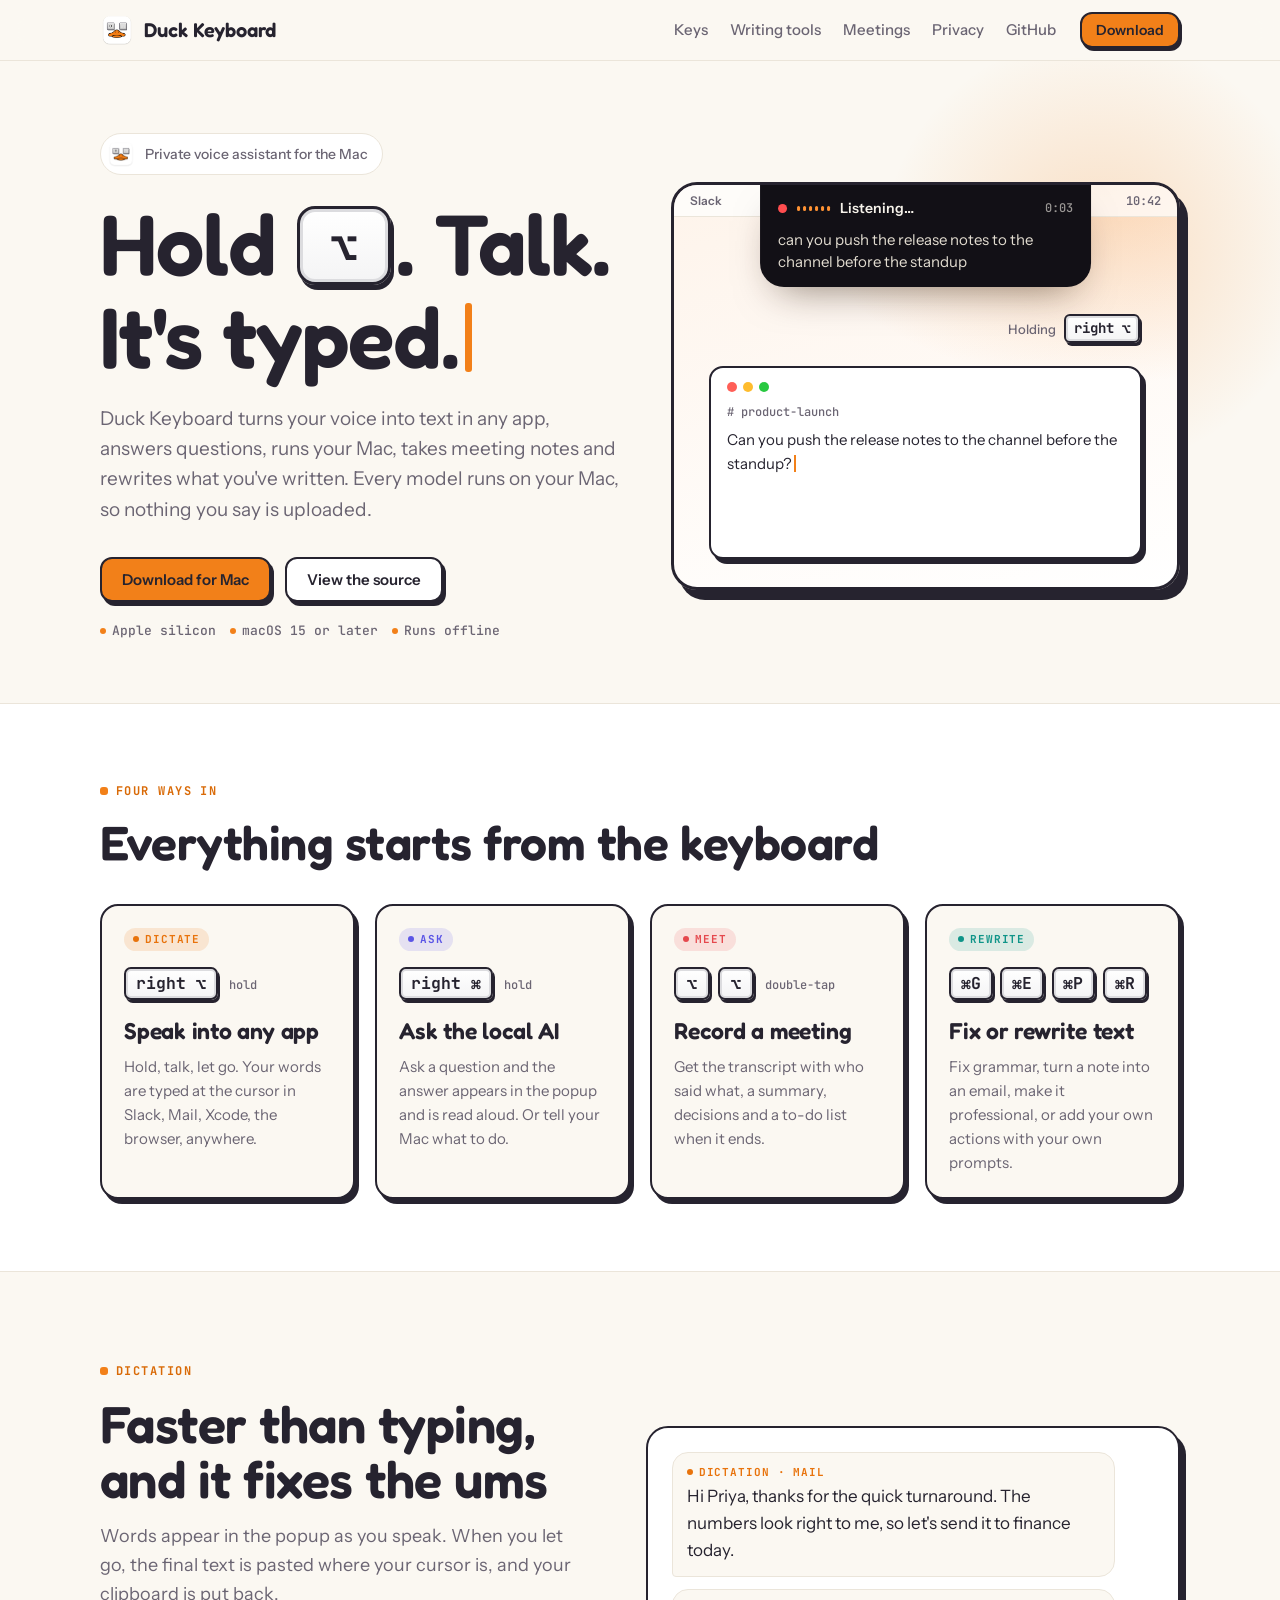
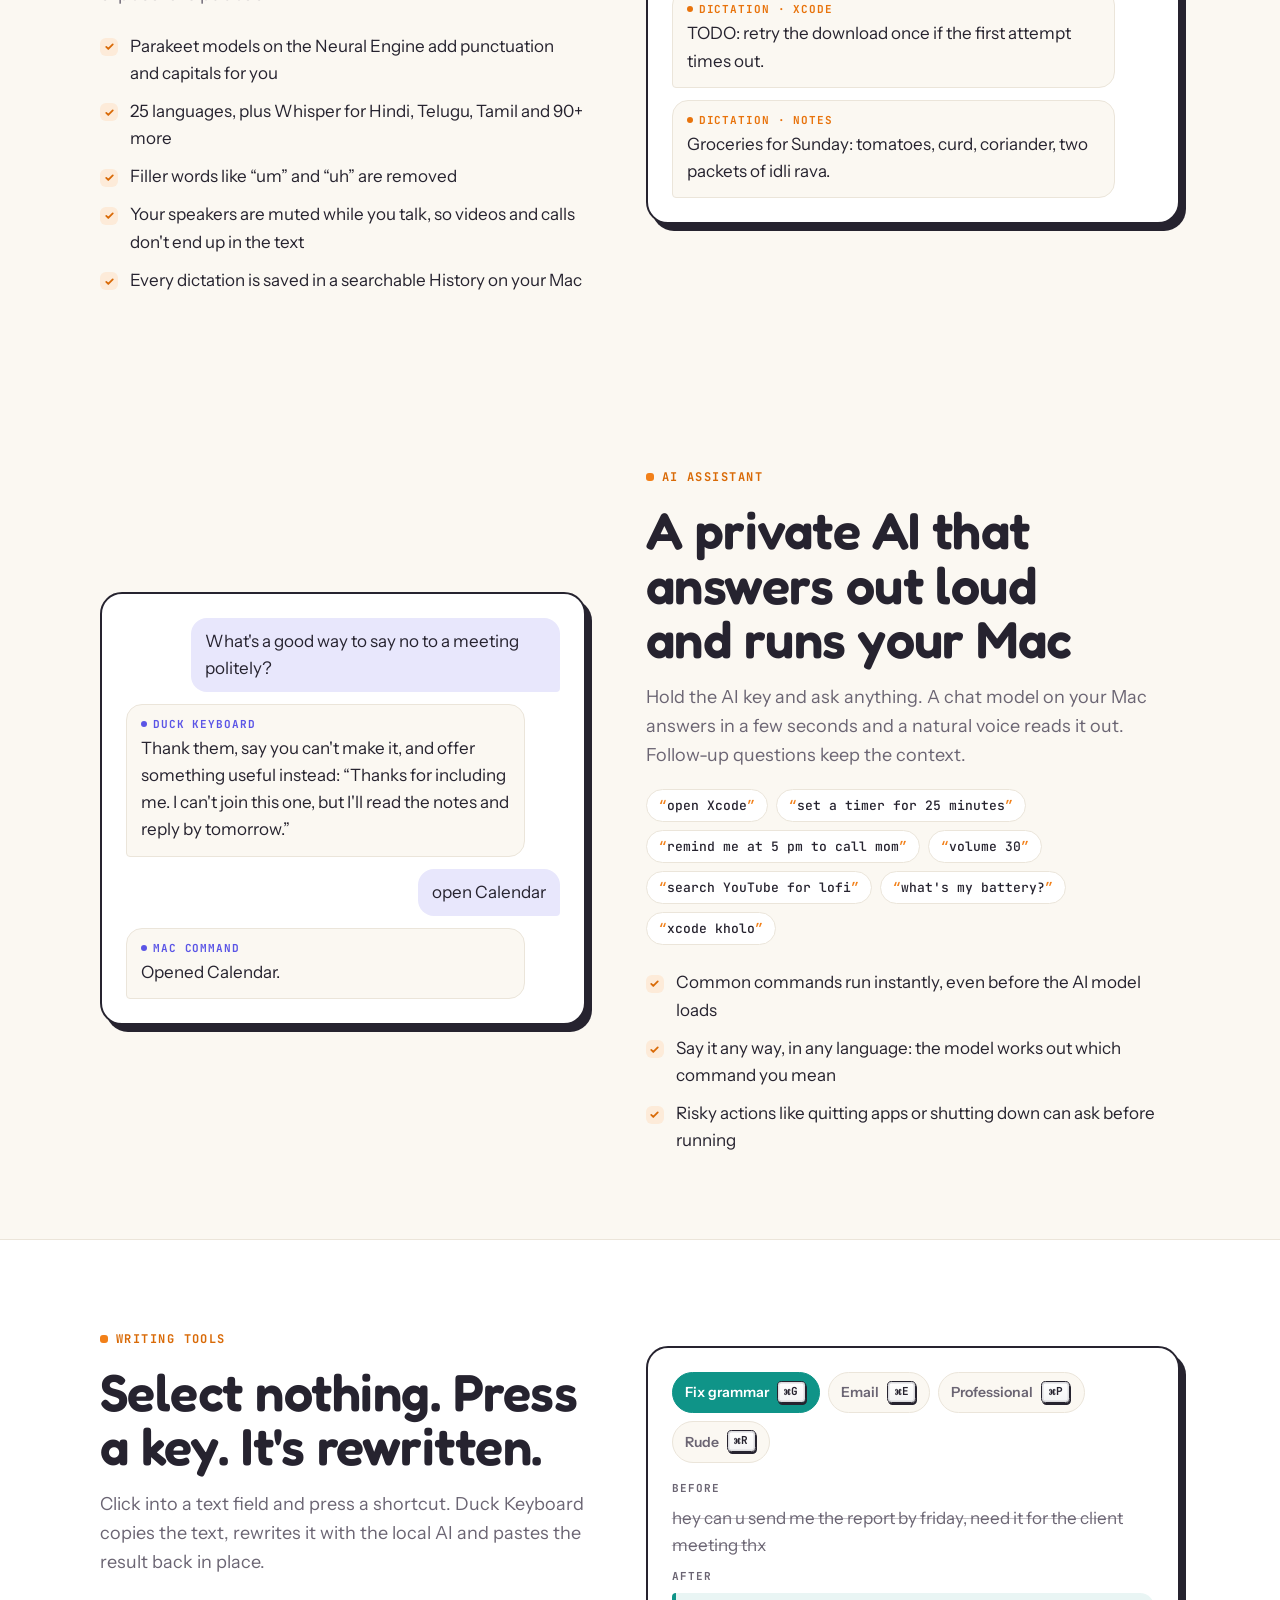
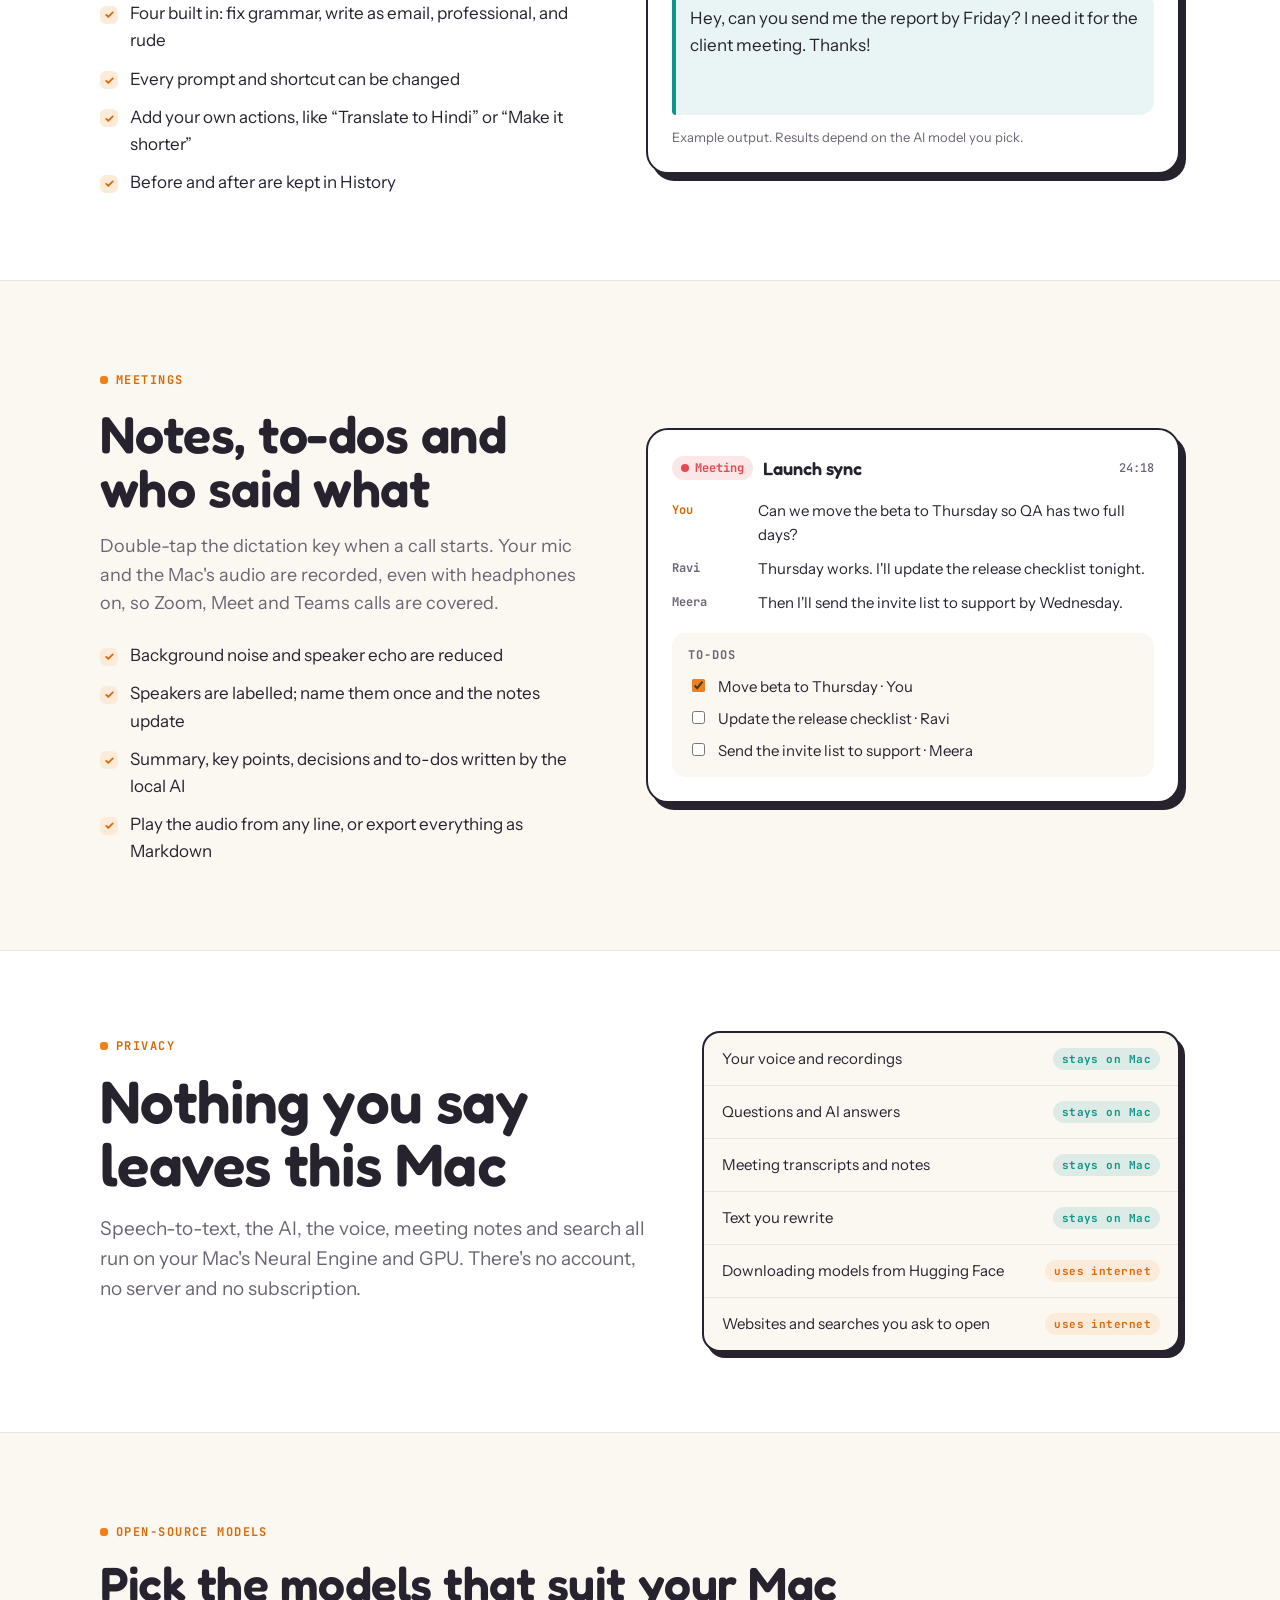
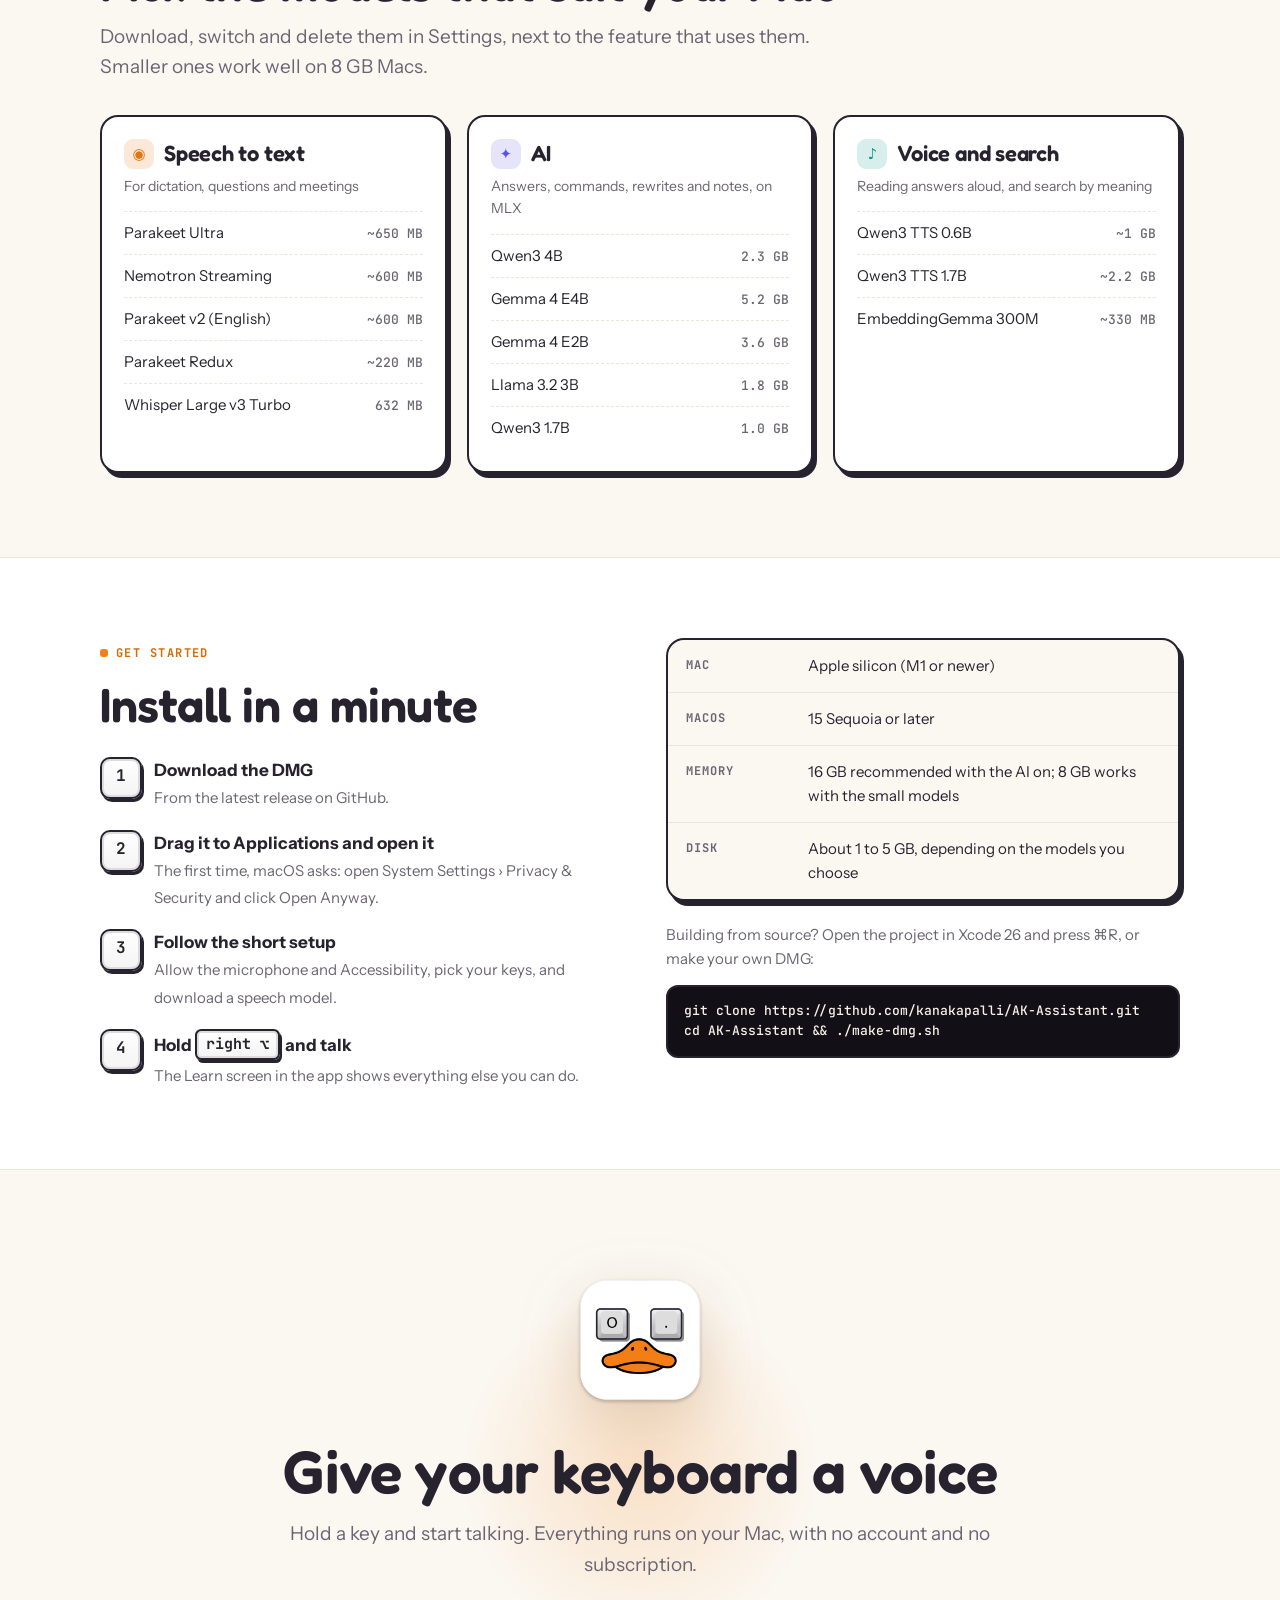
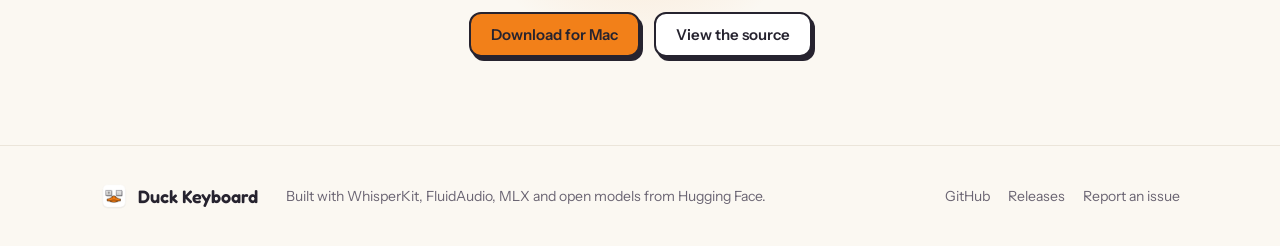
<file: docs/index.html>
<!doctype html>
<html lang="en">
<head>
<meta charset="utf-8">
<meta name="viewport" content="width=device-width, initial-scale=1, viewport-fit=cover">
<title>Duck Keyboard</title>
<meta name="description" content="Hold a key, talk, and it's typed. Duck Keyboard is a private voice assistant for the Mac: dictation, a local AI, meetings and writing tools, all on-device.">
<meta property="og:title" content="Duck Keyboard">
<meta property="og:description" content="Hold a key, talk, and it's typed. A private voice assistant for the Mac: dictation, a local AI, meetings and writing tools, all on-device.">
<meta property="og:type" content="website">
<meta name="theme-color" content="#f28019">
<link rel="icon" type="image/png" href="assets/icon.png">
<link rel="apple-touch-icon" href="assets/icon.png">
<link rel="preconnect" href="https://fonts.googleapis.com">
<link rel="preconnect" href="https://fonts.gstatic.com" crossorigin>
<link rel="stylesheet" href="https://fonts.googleapis.com/css2?family=Fredoka:wght@500;600;700&family=Instrument+Sans:wght@400;500;600&family=JetBrains+Mono:wght@500;700&display=swap">
<style>
/* Duck Keyboard — styled after the app icon: light keycaps with a dark outline and a solid
   base under them, a warm duck-bill orange, rounded friendly shapes on a warm paper background.
   The "keycap" (outline + offset base) is the signature: keys, buttons, cards and the demo use it. */
:root {
  --bg: #fbf8f2;          /* warm paper */
  --surface: #ffffff;
  --ink: #26232f;         /* the icon's outline */
  --muted: #6b6573;
  --line: #ebe5da;
  --orange: #f28019;      /* the bill */
  --orange-deep: #d96a07;
  --orange-soft: #fdebd9;
  --on-accent: #26232f;
  --cursor: #f28019;
  --dictate: #e8730c;
  --ai: #5b55e6;
  --meet: #e5484d;
  --write: #0f9488;
  --key: #f4f4f5;         /* keycap face */
  --key-top: #ffffff;
  --key-rim: #dcdcdf;
  --base: #26232f;        /* the solid base / hard shadow under keycaps and cards */
  --edge: #26232f;        /* their outline */
  --island: #121016;
  --island-ink: #f6f2ea;
  --font-display: "Fredoka", "Avenir Next Rounded", "SF Pro Rounded", system-ui, sans-serif;
  --font-body: "Instrument Sans", -apple-system, "Segoe UI", system-ui, sans-serif;
  --font-mono: "JetBrains Mono", ui-monospace, "SF Mono", Menlo, monospace;
  --radius: 18px;
  --outline: 2px solid var(--ink);
}
@media (prefers-color-scheme: dark) {
  :root:not([data-theme="light"]) {
    --bg: #15131a; --surface: #1e1b24; --ink: #f4efe6; --muted: #a8a1b0; --line: #2d2934;
    --orange: #ff9233; --orange-deep: #ffa552; --orange-soft: #3a2614; --on-accent: #1a1209; --cursor: #ff9233;
    --dictate: #ff9a40; --ai: #8f8aff; --meet: #ff6b6f; --write: #3cc9b8;
    --key: #3a3741; --key-top: #46434e; --key-rim: #2c2932; --base: #050407; --edge: #4a4553;
    --island: #000000; --island-ink: #f6f2ea;
    --outline: 2px solid #050407;
    color-scheme: dark;
  }
}
:root[data-theme="dark"] {
  --bg: #15131a; --surface: #1e1b24; --ink: #f4efe6; --muted: #a8a1b0; --line: #2d2934;
  --orange: #ff9233; --orange-deep: #ffa552; --orange-soft: #3a2614; --on-accent: #1a1209; --cursor: #ff9233;
  --dictate: #ff9a40; --ai: #8f8aff; --meet: #ff6b6f; --write: #3cc9b8;
  --key: #3a3741; --key-top: #46434e; --key-rim: #2c2932; --base: #050407; --edge: #4a4553;
  --island: #000000; --island-ink: #f6f2ea;
  --outline: 2px solid #050407;
  color-scheme: dark;
}

* { box-sizing: border-box; }
html, body { margin: 0; }
img { max-width: 100%; }
[hidden] { display: none !important; }
.hero-grid > *, .feature > *, .privacy-grid > *, .install-grid > * { min-width: 0; }
html { scroll-behavior: smooth; overflow-x: clip; }
@media (prefers-reduced-motion: reduce) { html { scroll-behavior: auto; } }
body {
  background: var(--bg); color: var(--ink);
  font: 400 17px/1.6 var(--font-body);
  -webkit-font-smoothing: antialiased;
  overflow-x: clip;
}
a { color: inherit; }
a:focus-visible, button:focus-visible { outline: 3px solid var(--orange); outline-offset: 3px; border-radius: 8px; }
h1, h2, h3 { font-family: var(--font-display); font-weight: 600; line-height: 1.05; margin: 0; text-wrap: balance; letter-spacing: -0.01em; }
p { margin: 0; }
.wrap { max-width: 1120px; margin: 0 auto; padding-left: max(20px, env(safe-area-inset-left, 0px)); padding-right: max(20px, env(safe-area-inset-right, 0px)); }
.eyebrow {
  display: inline-flex; align-items: center; gap: 8px;
  font: 700 12px/1 var(--font-mono); letter-spacing: 0.12em; text-transform: uppercase; color: var(--orange-deep);
}
.eyebrow::before { content: ""; width: 8px; height: 8px; border-radius: 3px; background: var(--orange); }
.lede { color: var(--muted); font-size: 19px; max-width: 60ch; }

/* Keycaps: like the icon — a light face with an inner rim, a dark outline and a solid base below. */
.kbd {
  display: inline-flex; align-items: center; justify-content: center; gap: 4px;
  min-width: 2.2em; padding: 0.2em 0.6em; border-radius: 0.42em;
  font: 700 0.82em/1.4 var(--font-mono); color: var(--ink);
  background: linear-gradient(180deg, var(--key-top), var(--key));
  border: 2px solid var(--edge);
  box-shadow: inset 0 0 0 2px var(--key-rim), 2px 3px 0 var(--base);
  white-space: nowrap; vertical-align: 0.12em;
  margin: 0 0.1em 0.15em 0;
}
:root .kbd { color: var(--ink); }

/* Nav */
.nav { position: sticky; top: env(safe-area-inset-top, 0px); z-index: 20; background: color-mix(in srgb, var(--bg) 84%, transparent); backdrop-filter: blur(14px); border-bottom: 1px solid var(--line); }
body::before { content: ""; position: fixed; inset: 0 0 auto; height: env(safe-area-inset-top, 0px); z-index: 30; background: var(--bg); }
.nav .wrap { display: flex; align-items: center; gap: 24px; padding-block: 12px; }
.brand { display: flex; align-items: center; gap: 10px; font: 600 20px var(--font-display); text-decoration: none; }
.brand img { width: 34px; height: 34px; }
.nav-links { display: flex; gap: 22px; margin-left: auto; font-size: 15px; font-weight: 500; }
.nav-links a { text-decoration: none; color: var(--muted); transition: color .15s ease; }
.nav-links a:hover { color: var(--ink); }

/* Buttons are keycaps too: press them and they sink onto their base. */
.btn {
  display: inline-flex; align-items: center; gap: 8px; text-decoration: none;
  font: 600 15px/1 var(--font-body); padding: 13px 20px; border-radius: 12px;
  border: 2px solid var(--edge);
  box-shadow: 3px 4px 0 var(--base);
  transition: transform .12s ease, box-shadow .12s ease, background .15s ease;
}
.btn:hover { transform: translate(-1px, -1px); box-shadow: 4px 5px 0 var(--base); }
.btn:active { transform: translate(3px, 4px); box-shadow: 0 0 0 var(--base); }
.btn-primary { background: var(--orange); color: #26232f; }
.btn-ghost { background: var(--surface); color: var(--ink); }
.btn svg { width: 18px; height: 18px; }
.nav .btn { padding: 9px 14px; font-size: 14px; box-shadow: 2px 3px 0 var(--base); }
@media (max-width: 760px) { .nav-links { display: none; } .nav .btn { margin-left: auto; } }

/* Hero */
.hero { padding-block: 72px 64px; position: relative; overflow-x: clip; }
.hero::before {
  content: ""; position: absolute; inset: -120px -10% auto auto; width: 620px; height: 620px; z-index: -1;
  background: radial-gradient(closest-side, color-mix(in srgb, var(--orange) 22%, transparent), transparent 70%);
  pointer-events: none;
}
.hero-grid { display: grid; grid-template-columns: 1.02fr 1fr; gap: 52px; align-items: center; }
.hero-badge {
  display: inline-flex; align-items: center; gap: 10px; padding: 6px 14px 6px 6px; border-radius: 999px;
  background: var(--surface); border: 1px solid var(--line); font-size: 14px; font-weight: 500; color: var(--muted);
}
.hero-badge img { width: 28px; height: 28px; }
.hero h1 { font-size: clamp(46px, 7vw, 86px); font-weight: 600; margin-top: 22px; }
.hero h1 .kbd { font-size: 0.5em; vertical-align: 0.35em; padding: 0.15em 0.5em; box-shadow: inset 0 0 0 3px var(--key-rim), 3px 5px 0 var(--base); border-width: 3px; }
.hero h1 .caret { display: inline-block; width: 0.08em; height: 0.8em; background: var(--cursor); margin-left: 0.06em; vertical-align: -0.04em; border-radius: 3px; animation: blink 1.1s steps(1) infinite; }
@keyframes blink { 50% { opacity: 0; } }
.hero .lede { margin-top: 22px; }
.hero-cta { display: flex; flex-wrap: wrap; gap: 14px; margin-top: 32px; }
.hero-meta { margin-top: 20px; font: 500 13px var(--font-mono); color: var(--muted); display: flex; flex-wrap: wrap; gap: 6px 14px; }
.hero-meta span { display: inline-flex; align-items: center; gap: 6px; }
.hero-meta span::before { content: ""; width: 6px; height: 6px; border-radius: 50%; background: var(--orange); }

/* The demo: a little Mac screen, outlined like the icon, sitting on its base. */
.stage {
  position: relative; border-radius: 26px; overflow: hidden; min-width: 0;
  background:
    radial-gradient(100% 80% at 85% 0%, color-mix(in srgb, var(--orange) 28%, transparent), transparent 62%),
    linear-gradient(165deg, color-mix(in srgb, var(--orange) 9%, var(--surface)), var(--surface));
  border: 3px solid var(--edge);
  box-shadow: 8px 10px 0 var(--base);
  aspect-ratio: 5 / 4; max-width: 100%;
}
.menubar { height: 32px; display: flex; align-items: center; justify-content: space-between; padding: 0 16px; font: 600 12px var(--font-body); color: var(--muted); background: color-mix(in srgb, var(--surface) 72%, transparent); border-bottom: 1px solid var(--line); }
.menubar span:last-child { font-family: var(--font-mono); }
.island {
  position: absolute; top: 0; left: 50%; transform: translateX(-50%);
  background: var(--island); color: var(--island-ink);
  border-radius: 0 0 24px 24px; padding: 10px 18px 14px; min-width: 66%;
  box-shadow: 0 18px 40px -18px rgba(40, 20, 0, .55);
  font-size: 14px;
}
.island-row { display: flex; align-items: center; gap: 10px; min-height: 26px; }
.island-label { font-weight: 600; }
.island-time { margin-left: auto; font: 500 12px var(--font-mono); opacity: .6; }
.dot { width: 9px; height: 9px; border-radius: 50%; background: #ff4d4f; flex: none; }
.bars { display: flex; align-items: center; gap: 3px; height: 18px; }
.bars i { width: 3px; border-radius: 2px; background: #ff9233; height: 30%; animation: wave 0.9s ease-in-out infinite; }
.bars i:nth-child(2) { animation-delay: .1s } .bars i:nth-child(3) { animation-delay: .2s } .bars i:nth-child(4) { animation-delay: .3s } .bars i:nth-child(5) { animation-delay: .15s } .bars i:nth-child(6) { animation-delay: .05s }
@keyframes wave { 0%,100% { height: 25%; } 50% { height: 100%; } }
.island-text { margin-top: 8px; font-size: 15px; line-height: 1.45; color: #e2dcd0; min-height: 2.9em; }
.island-text b { color: #fff; font-weight: 600; }
.doc {
  position: absolute; left: 7%; right: 7%; bottom: 7%; top: 45%;
  background: var(--surface); border: 2px solid var(--edge); border-radius: 14px; padding: 14px 16px;
  box-shadow: 4px 5px 0 var(--base);
}
.doc-head { display: flex; gap: 6px; margin-bottom: 12px; }
.doc-head i { width: 10px; height: 10px; border-radius: 50%; background: var(--line); }
.doc-head i:nth-child(1) { background: #ff5f57; } .doc-head i:nth-child(2) { background: #febc2e; } .doc-head i:nth-child(3) { background: #28c840; }
.doc-to { font: 500 12px var(--font-mono); color: var(--muted); }
.doc-body { margin-top: 8px; font-size: 15px; }
.doc-body .typed::after { content: ""; display: inline-block; width: 2px; height: 1.1em; background: var(--cursor); margin-left: 2px; vertical-align: -0.2em; animation: blink 1.1s steps(1) infinite; }
.hold { position: absolute; right: 7%; top: calc(45% - 52px); font-size: 13px; font-weight: 500; color: var(--muted); display: flex; gap: 8px; align-items: center; }
.hold .kbd { font-size: 14px; }
@media (max-width: 900px) { .hero-grid { grid-template-columns: 1fr; } .hero { padding-block: 44px 48px; } .stage { margin-right: 8px; } }
@media (max-width: 480px) { .stage { aspect-ratio: 4 / 5; } .island { min-width: 86%; } .doc { top: 49%; } .hold { top: calc(49% - 46px); } }
@media (prefers-reduced-motion: reduce) { .bars i, .caret, .typed::after { animation: none !important; } }

/* Bands */
.band { background: var(--surface); border-block: 1px solid var(--line); }
.keys { padding-block: 72px; }
.keys h2, .models h2, .install h2 { font-size: clamp(32px, 4.2vw, 48px); margin-top: 14px; }

/* Four ways in: each card is a big keycap. */
.key-grid { display: grid; grid-template-columns: repeat(4, minmax(0, 1fr)); gap: 20px; margin-top: 36px; }
.key-card {
  border: 2px solid var(--edge); border-radius: var(--radius); padding: 22px; background: var(--bg);
  box-shadow: 4px 5px 0 var(--base);
  display: flex; flex-direction: column; gap: 12px; min-width: 0;
  transition: transform .15s ease, box-shadow .15s ease;
}
.key-card:hover { transform: translate(-2px, -2px); box-shadow: 6px 7px 0 var(--base); }
.key-card .combo { display: flex; flex-wrap: wrap; gap: 6px; align-items: center; font-size: 20px; min-height: 44px; }
.key-card .combo small { font: 500 12px var(--font-mono); color: var(--muted); margin-left: 4px; }
.key-card h3 { font-size: 23px; }
.key-card p { color: var(--muted); font-size: 15px; }
.tag { align-self: flex-start; display: inline-flex; align-items: center; gap: 6px; font: 700 11px/1 var(--font-mono); letter-spacing: .08em; text-transform: uppercase; padding: 6px 9px; border-radius: 999px; }
.tag::before { content: ""; width: 6px; height: 6px; border-radius: 50%; background: currentColor; }
.t-dictate { color: var(--dictate); background: color-mix(in srgb, var(--dictate) 14%, transparent); }
.t-ai { color: var(--ai); background: color-mix(in srgb, var(--ai) 14%, transparent); }
.t-meet { color: var(--meet); background: color-mix(in srgb, var(--meet) 14%, transparent); }
.t-write { color: var(--write); background: color-mix(in srgb, var(--write) 14%, transparent); }
@media (max-width: 960px) { .key-grid { grid-template-columns: repeat(2, minmax(0, 1fr)); } }
@media (max-width: 520px) { .key-grid { grid-template-columns: 1fr; } .key-card { margin-right: 6px; } }

/* Feature sections */
.feature { padding-block: 84px; display: grid; grid-template-columns: 1fr 1.1fr; gap: 60px; align-items: center; }
.feature.flip > :first-child { order: 2; }
.feature h2 { font-size: clamp(34px, 4.4vw, 52px); margin-top: 14px; }
.feature .lede { margin-top: 16px; font-size: 18px; }
.points { list-style: none; padding: 0; margin: 24px 0 0; display: grid; gap: 11px; }
.points li { padding-left: 30px; position: relative; color: var(--ink); }
.points li::before {
  content: ""; position: absolute; left: 0; top: 0.32em; width: 18px; height: 18px; border-radius: 6px;
  background: var(--orange-soft) url("data:image/svg+xml,%3Csvg xmlns='http://www.w3.org/2000/svg' viewBox='0 0 16 16'%3E%3Cpath d='M4 8.5l2.5 2.5L12 5.5' fill='none' stroke='%23d96a07' stroke-width='2.2' stroke-linecap='round' stroke-linejoin='round'/%3E%3C/svg%3E") center / 13px no-repeat;
}
.panel {
  background: var(--surface); border: 2px solid var(--edge); border-radius: 22px; padding: 24px; min-width: 0;
  box-shadow: 6px 7px 0 var(--base);
}
@media (max-width: 900px) { .feature { grid-template-columns: 1fr; gap: 34px; padding-block: 60px; } .feature.flip > :first-child { order: 0; } .panel { margin-right: 6px; } }

/* History entries / chat */
.qa { display: grid; gap: 12px; }
.q { justify-self: end; background: color-mix(in srgb, var(--ai) 14%, var(--surface)); color: var(--ink); padding: 10px 14px; border-radius: 16px 16px 4px 16px; max-width: 85%; }
.a { background: var(--bg); border: 1px solid var(--line); padding: 12px 14px; border-radius: 16px 16px 16px 4px; max-width: 92%; }
.a .who { font: 700 11px var(--font-mono); letter-spacing: .08em; text-transform: uppercase; color: var(--ai); display: flex; align-items: center; gap: 6px; margin-bottom: 4px; }
.a .who::before { content: ""; width: 6px; height: 6px; border-radius: 50%; background: currentColor; }
.chips { display: flex; flex-wrap: wrap; gap: 8px; margin-top: 20px; }
.chip { font: 500 13px var(--font-mono); padding: 7px 12px; border-radius: 999px; background: var(--surface); border: 1.5px solid var(--line); color: var(--ink); }
.chip::before { content: "“"; color: var(--orange); }
.chip::after { content: "”"; color: var(--orange); }

/* Meetings card */
.meet-head { display: flex; align-items: center; gap: 10px; }
.meet-head .rec { font: 700 12px var(--font-mono); color: var(--meet); display: flex; gap: 6px; align-items: center; padding: 4px 9px; border-radius: 999px; background: color-mix(in srgb, var(--meet) 13%, transparent); }
.meet-head .rec::before { content: ""; width: 8px; height: 8px; border-radius: 50%; background: var(--meet); animation: blink 1.4s steps(1) infinite; }
.meet-head strong { font-family: var(--font-display); font-weight: 600; font-size: 18px; }
.meet-head span:last-child { margin-left: auto; font: 500 12px var(--font-mono); color: var(--muted); }
.lines { margin-top: 16px; display: grid; gap: 10px; font-size: 15px; }
.lines div { display: grid; grid-template-columns: 76px 1fr; gap: 10px; }
.lines b { font: 700 12px/1.9 var(--font-mono); color: var(--muted); }
.lines b.you { color: var(--orange-deep); }
.todo { margin-top: 18px; padding: 14px 16px; border-radius: 14px; background: var(--bg); display: grid; gap: 8px; font-size: 15px; }
.todo h4 { margin: 0 0 4px; font: 700 12px var(--font-mono); letter-spacing: .08em; text-transform: uppercase; color: var(--muted); }
.todo label { display: flex; gap: 10px; align-items: baseline; }
.todo input { accent-color: var(--orange); }

/* Writing tools demo */
.tabs { display: flex; flex-wrap: wrap; gap: 8px; }
.tab {
  font: 600 14px var(--font-body); cursor: pointer; padding: 8px 12px; border-radius: 999px;
  border: 1.5px solid var(--line); background: var(--bg); color: var(--muted);
  display: inline-flex; gap: 8px; align-items: center; transition: background .15s ease, color .15s ease;
}
.tab:hover { color: var(--ink); }
.tab .kbd { font-size: 11px; box-shadow: inset 0 0 0 1.5px var(--key-rim), 1px 2px 0 var(--base); border-width: 1.5px; }
.tab[aria-selected="true"] { background: var(--write); border-color: var(--write); color: #fff; }
.rewrite { margin-top: 18px; display: grid; gap: 10px; }
.label { font: 700 11px var(--font-mono); letter-spacing: .1em; text-transform: uppercase; color: var(--muted); }
.before { color: var(--muted); text-decoration: line-through; text-decoration-color: color-mix(in srgb, var(--muted) 40%, transparent); }
.after { border-left: 4px solid var(--write); background: color-mix(in srgb, var(--write) 9%, transparent); padding: 12px 14px; border-radius: 4px 14px 14px 4px; white-space: pre-line; min-height: 7.2em; }
.example-note { margin-top: 12px; font-size: 13px; color: var(--muted); }

/* Privacy */
.privacy { padding-block: 80px; }
.privacy-grid { display: grid; grid-template-columns: 1.15fr 1fr; gap: 52px; align-items: start; }
.privacy h2 { font-size: clamp(36px, 5vw, 60px); }
.net { border: 2px solid var(--edge); border-radius: var(--radius); overflow: hidden; background: var(--bg); box-shadow: 5px 6px 0 var(--base); }
.net div { display: flex; justify-content: space-between; align-items: center; gap: 16px; padding: 14px 18px; border-bottom: 1px solid var(--line); font-size: 15px; }
.net div:last-child { border-bottom: 0; }
.net span:last-child { font: 700 11px var(--font-mono); white-space: nowrap; padding: 4px 9px; border-radius: 999px; letter-spacing: .04em; }
.no { color: var(--write); background: color-mix(in srgb, var(--write) 13%, transparent); }
.yes { color: var(--orange-deep); background: var(--orange-soft); }
@media (max-width: 860px) { .privacy-grid { grid-template-columns: 1fr; } .net { margin-right: 6px; } }

/* Models */
.models { padding-block: 84px; }
.model-cols { display: grid; grid-template-columns: repeat(3, minmax(0, 1fr)); gap: 20px; margin-top: 32px; }
.model-col { background: var(--surface); border: 2px solid var(--edge); border-radius: var(--radius); padding: 22px; min-width: 0; box-shadow: 4px 5px 0 var(--base); }
.model-col h3 { font-size: 22px; display: flex; align-items: center; gap: 10px; }
.model-col h3 i { width: 30px; height: 30px; border-radius: 9px; display: grid; place-items: center; font-style: normal; font-size: 15px; }
.model-col:nth-child(1) h3 i { background: color-mix(in srgb, var(--dictate) 16%, transparent); color: var(--dictate); }
.model-col:nth-child(2) h3 i { background: color-mix(in srgb, var(--ai) 16%, transparent); color: var(--ai); }
.model-col:nth-child(3) h3 i { background: color-mix(in srgb, var(--write) 16%, transparent); color: var(--write); }
.model-col p { color: var(--muted); font-size: 14px; margin-top: 6px; }
.model-col ul { list-style: none; margin: 14px 0 0; padding: 0; }
.model-col li { display: flex; justify-content: space-between; align-items: baseline; gap: 12px; padding: 9px 0; border-top: 1px dashed var(--line); font-size: 15px; }
.model-col li span:last-child { font: 500 13px var(--font-mono); color: var(--muted); white-space: nowrap; font-variant-numeric: tabular-nums; }
@media (max-width: 900px) { .model-cols { grid-template-columns: 1fr; } .model-col { margin-right: 6px; } }

/* Install */
.install { padding-block: 80px; }
.install-grid { display: grid; grid-template-columns: 1fr 1fr; gap: 52px; }
.steps { counter-reset: step; list-style: none; padding: 0; margin: 28px 0 0; display: grid; gap: 18px; }
.steps li { counter-increment: step; display: grid; grid-template-columns: 40px 1fr; gap: 14px; }
.steps li::before {
  content: counter(step); font: 700 16px/34px var(--font-mono); text-align: center; width: 38px; height: 38px;
  border-radius: 10px; color: var(--ink);
  background: linear-gradient(180deg, var(--key-top), var(--key));
  border: 2px solid var(--edge); box-shadow: inset 0 0 0 2px var(--key-rim), 2px 3px 0 var(--base);
}
.steps b { display: block; }
.steps span { color: var(--muted); font-size: 15px; }
.req { border: 2px solid var(--edge); border-radius: var(--radius); background: var(--bg); box-shadow: 4px 5px 0 var(--base); }
.req div { display: grid; grid-template-columns: 110px 1fr; gap: 12px; padding: 14px 18px; border-bottom: 1px solid var(--line); font-size: 15px; }
.req div:last-child { border-bottom: 0; }
.req b { font: 700 12px/1.9 var(--font-mono); text-transform: uppercase; letter-spacing: .08em; color: var(--muted); }
.code { margin-top: 14px; font: 500 13px/1.6 var(--font-mono); background: var(--island); color: var(--island-ink); padding: 14px 16px; border-radius: 12px; overflow-x: auto; white-space: pre; border: 2px solid var(--edge); }
@media (max-width: 860px) { .install-grid { grid-template-columns: 1fr; } .req { margin-right: 6px; } }

/* Closing call to action, with the icon big. */
.cta { padding-block: 96px 88px; text-align: center; position: relative; overflow-x: clip; }
.cta::before {
  content: ""; position: absolute; left: 50%; top: 40px; transform: translateX(-50%); width: 520px; height: 520px; z-index: -1;
  background: radial-gradient(closest-side, color-mix(in srgb, var(--orange) 20%, transparent), transparent 70%);
}
.cta img { width: 148px; height: 148px; filter: drop-shadow(0 18px 30px rgba(120, 60, 0, .18)); }
.cta h2 { font-size: clamp(36px, 5vw, 60px); margin-top: 18px; }
.cta .lede { margin: 16px auto 0; }
.cta .hero-cta { justify-content: center; }

footer { border-top: 1px solid var(--line); padding-block: 36px; color: var(--muted); font-size: 14px; }
footer .wrap { display: flex; flex-wrap: wrap; gap: 16px 28px; align-items: center; }
footer .brand { color: var(--ink); font-size: 18px; }
footer .brand img { width: 28px; height: 28px; }
footer nav { display: flex; gap: 18px; margin-left: auto; flex-wrap: wrap; }
footer nav a { text-decoration: none; }
footer nav a:hover { color: var(--ink); }
.nowrap { white-space: nowrap; }
</style>

</head>
<body>
<header class="nav">
  <div class="wrap">
    <a class="brand" href="#top"><img src="assets/icon.png" alt="">Duck Keyboard</a>
    <nav class="nav-links" aria-label="Sections">
      <a href="#keys">Keys</a>
      <a href="#writing">Writing tools</a>
      <a href="#meetings">Meetings</a>
      <a href="#privacy">Privacy</a>
      <a href="https://github.com/kanakapalli/AK-Assistant">GitHub</a>
    </nav>
    <a class="btn btn-primary" href="https://github.com/kanakapalli/AK-Assistant/releases/latest">Download</a>
  </div>
</header>

<main id="top">
  <section class="hero">
    <div class="wrap hero-grid">
      <div>
        <span class="hero-badge"><img src="assets/icon.png" alt="">Private voice assistant for the Mac</span>
        <h1><span class="nowrap">Hold <span class="kbd" aria-label="a key">⌥</span>.</span> Talk. It's typed.<span class="caret" aria-hidden="true"></span></h1>
        <p class="lede">Duck Keyboard turns your voice into text in any app, answers questions, runs your Mac, takes meeting notes and rewrites what you've written. Every model runs on your Mac, so nothing you say is uploaded.</p>
        <div class="hero-cta">
          <a class="btn btn-primary" href="https://github.com/kanakapalli/AK-Assistant/releases/latest">Download for Mac</a>
          <a class="btn btn-ghost" href="https://github.com/kanakapalli/AK-Assistant">View the source</a>
        </div>
        <p class="hero-meta"><span>Apple silicon</span><span>macOS 15 or later</span><span>Runs offline</span></p>
      </div>

      <div class="stage" aria-label="Example: dictating a Slack message">
        <div class="menubar"><span>Slack</span><span>10:42</span></div>
        <div class="island" id="island">
          <div class="island-row">
            <span class="dot" id="islandDot"></span>
            <span class="bars" id="islandBars" aria-hidden="true"><i></i><i></i><i></i><i></i><i></i><i></i></span>
            <span class="island-label" id="islandLabel">Listening…</span>
            <span class="island-time" id="islandTime">0:03</span>
          </div>
          <p class="island-text" id="islandText">can you push the release notes to the channel before the standup</p>
        </div>
        <div class="hold"><span>Holding</span><span class="kbd">right ⌥</span></div>
        <div class="doc">
          <div class="doc-head"><i></i><i></i><i></i></div>
          <div class="doc-to"># product-launch</div>
          <p class="doc-body"><span class="typed" id="typed">Can you push the release notes to the channel before the standup?</span></p>
        </div>
      </div>
    </div>
  </section>

  <section class="band" id="keys">
    <div class="wrap keys">
      <p class="eyebrow">Four ways in</p>
      <h2>Everything starts from the keyboard</h2>
      <div class="key-grid">
        <article class="key-card">
          <span class="tag t-dictate">Dictate</span>
          <div class="combo"><span class="kbd">right ⌥</span><small>hold</small></div>
          <h3>Speak into any app</h3>
          <p>Hold, talk, let go. Your words are typed at the cursor in Slack, Mail, Xcode, the browser, anywhere.</p>
        </article>
        <article class="key-card">
          <span class="tag t-ai">Ask</span>
          <div class="combo"><span class="kbd">right ⌘</span><small>hold</small></div>
          <h3>Ask the local AI</h3>
          <p>Ask a question and the answer appears in the popup and is read aloud. Or tell your Mac what to do.</p>
        </article>
        <article class="key-card">
          <span class="tag t-meet">Meet</span>
          <div class="combo"><span class="kbd">⌥</span><span class="kbd">⌥</span><small>double-tap</small></div>
          <h3>Record a meeting</h3>
          <p>Get the transcript with who said what, a summary, decisions and a to-do list when it ends.</p>
        </article>
        <article class="key-card">
          <span class="tag t-write">Rewrite</span>
          <div class="combo"><span class="kbd">⌘G</span><span class="kbd">⌘E</span><span class="kbd">⌘P</span><span class="kbd">⌘R</span></div>
          <h3>Fix or rewrite text</h3>
          <p>Fix grammar, turn a note into an email, make it professional, or add your own actions with your own prompts.</p>
        </article>
      </div>
    </div>
  </section>

  <div class="wrap">
    <section class="feature" id="dictation">
      <div>
        <p class="eyebrow">Dictation</p>
        <h2>Faster than typing, and it fixes the ums</h2>
        <p class="lede">Words appear in the popup as you speak. When you let go, the final text is pasted where your cursor is, and your clipboard is put back.</p>
        <ul class="points">
          <li>Parakeet models on the Neural Engine add punctuation and capitals for you</li>
          <li>25 languages, plus Whisper for Hindi, Telugu, Tamil and 90+ more</li>
          <li>Filler words like “um” and “uh” are removed</li>
          <li>Your speakers are muted while you talk, so videos and calls don't end up in the text</li>
          <li>Every dictation is saved in a searchable History on your Mac</li>
        </ul>
      </div>
      <div class="panel" aria-label="Example history entries">
        <div class="qa">
          <div class="a"><span class="who" style="color:var(--dictate)">Dictation · Mail</span>Hi Priya, thanks for the quick turnaround. The numbers look right to me, so let's send it to finance today.</div>
          <div class="a"><span class="who" style="color:var(--dictate)">Dictation · Xcode</span>TODO: retry the download once if the first attempt times out.</div>
          <div class="a"><span class="who" style="color:var(--dictate)">Dictation · Notes</span>Groceries for Sunday: tomatoes, curd, coriander, two packets of idli rava.</div>
        </div>
      </div>
    </section>

    <section class="feature flip" id="assistant">
      <div>
        <p class="eyebrow">AI assistant</p>
        <h2>A private AI that answers out loud and runs your Mac</h2>
        <p class="lede">Hold the AI key and ask anything. A chat model on your Mac answers in a few seconds and a natural voice reads it out. Follow-up questions keep the context.</p>
        <div class="chips" aria-label="Things you can say">
          <span class="chip">open Xcode</span>
          <span class="chip">set a timer for 25 minutes</span>
          <span class="chip">remind me at 5 pm to call mom</span>
          <span class="chip">volume 30</span>
          <span class="chip">search YouTube for lofi</span>
          <span class="chip">what's my battery?</span>
          <span class="chip">xcode kholo</span>
        </div>
        <ul class="points">
          <li>Common commands run instantly, even before the AI model loads</li>
          <li>Say it any way, in any language: the model works out which command you mean</li>
          <li>Risky actions like quitting apps or shutting down can ask before running</li>
        </ul>
      </div>
      <div class="panel">
        <div class="qa">
          <div class="q">What's a good way to say no to a meeting politely?</div>
          <div class="a"><span class="who">Duck Keyboard</span>Thank them, say you can't make it, and offer something useful instead: “Thanks for including me. I can't join this one, but I'll read the notes and reply by tomorrow.”</div>
          <div class="q">open Calendar</div>
          <div class="a"><span class="who">Mac command</span>Opened Calendar.</div>
        </div>
      </div>
    </section>
  </div>

  <section class="band" id="writing">
    <div class="wrap feature">
      <div>
        <p class="eyebrow">Writing tools</p>
        <h2>Select nothing. Press a key. It's rewritten.</h2>
        <p class="lede">Click into a text field and press a shortcut. Duck Keyboard copies the text, rewrites it with the local AI and pastes the result back in place.</p>
        <ul class="points">
          <li>Four built in: fix grammar, write as email, professional, and rude</li>
          <li>Every prompt and shortcut can be changed</li>
          <li>Add your own actions, like “Translate to Hindi” or “Make it shorter”</li>
          <li>Before and after are kept in History</li>
        </ul>
      </div>
      <div class="panel">
        <div class="tabs" role="tablist" aria-label="Writing tools">
          <button class="tab" role="tab" id="tab-grammar" aria-selected="true" data-k="grammar">Fix grammar <span class="kbd">⌘G</span></button>
          <button class="tab" role="tab" id="tab-email" aria-selected="false" data-k="email">Email <span class="kbd">⌘E</span></button>
          <button class="tab" role="tab" id="tab-pro" aria-selected="false" data-k="pro">Professional <span class="kbd">⌘P</span></button>
          <button class="tab" role="tab" id="tab-rude" aria-selected="false" data-k="rude">Rude <span class="kbd">⌘R</span></button>
        </div>
        <div class="rewrite" role="tabpanel" aria-live="polite">
          <span class="label">Before</span>
          <p class="before">hey can u send me the report by friday, need it for the client meeting thx</p>
          <span class="label">After</span>
          <p class="after" id="after">Hey, can you send me the report by Friday? I need it for the client meeting. Thanks!</p>
        </div>
        <p class="example-note">Example output. Results depend on the AI model you pick.</p>
      </div>
    </div>
  </section>

  <div class="wrap">
    <section class="feature" id="meetings">
      <div>
        <p class="eyebrow">Meetings</p>
        <h2>Notes, to-dos and who said what</h2>
        <p class="lede">Double-tap the dictation key when a call starts. Your mic and the Mac's audio are recorded, even with headphones on, so Zoom, Meet and Teams calls are covered.</p>
        <ul class="points">
          <li>Background noise and speaker echo are reduced</li>
          <li>Speakers are labelled; name them once and the notes update</li>
          <li>Summary, key points, decisions and to-dos written by the local AI</li>
          <li>Play the audio from any line, or export everything as Markdown</li>
        </ul>
      </div>
      <div class="panel" aria-label="Example meeting">
        <div class="meet-head"><span class="rec">Meeting</span><strong>Launch sync</strong><span>24:18</span></div>
        <div class="lines">
          <div><b class="you">You</b><span>Can we move the beta to Thursday so QA has two full days?</span></div>
          <div><b>Ravi</b><span>Thursday works. I'll update the release checklist tonight.</span></div>
          <div><b>Meera</b><span>Then I'll send the invite list to support by Wednesday.</span></div>
        </div>
        <div class="todo">
          <h4>To-dos</h4>
          <label><input type="checkbox" id="todo1" checked> Move beta to Thursday · You</label>
          <label><input type="checkbox" id="todo2"> Update the release checklist · Ravi</label>
          <label><input type="checkbox" id="todo3"> Send the invite list to support · Meera</label>
        </div>
      </div>
    </section>
  </div>

  <section class="band" id="privacy">
    <div class="wrap privacy">
      <div class="privacy-grid">
        <div>
          <p class="eyebrow">Privacy</p>
          <h2 style="margin-top:12px">Nothing you say leaves this Mac</h2>
          <p class="lede" style="margin-top:18px">Speech-to-text, the AI, the voice, meeting notes and search all run on your Mac's Neural Engine and GPU. There's no account, no server and no subscription.</p>
        </div>
        <div class="net" aria-label="What uses the internet">
          <div><span>Your voice and recordings</span><span class="no">stays on Mac</span></div>
          <div><span>Questions and AI answers</span><span class="no">stays on Mac</span></div>
          <div><span>Meeting transcripts and notes</span><span class="no">stays on Mac</span></div>
          <div><span>Text you rewrite</span><span class="no">stays on Mac</span></div>
          <div><span>Downloading models from Hugging Face</span><span class="yes">uses internet</span></div>
          <div><span>Websites and searches you ask to open</span><span class="yes">uses internet</span></div>
        </div>
      </div>
    </div>
  </section>

  <div class="wrap">
    <section class="models" id="models">
      <p class="eyebrow">Open-source models</p>
      <h2>Pick the models that suit your Mac</h2>
      <p class="lede" style="margin-top:14px">Download, switch and delete them in Settings, next to the feature that uses them. Smaller ones work well on 8 GB Macs.</p>
      <div class="model-cols">
        <div class="model-col">
          <h3><i aria-hidden="true">◉</i>Speech to text</h3>
          <p>For dictation, questions and meetings</p>
          <ul>
            <li><span>Parakeet Ultra</span><span>~650 MB</span></li>
            <li><span>Nemotron Streaming</span><span>~600 MB</span></li>
            <li><span>Parakeet v2 (English)</span><span>~600 MB</span></li>
            <li><span>Parakeet Redux</span><span>~220 MB</span></li>
            <li><span>Whisper Large v3 Turbo</span><span>632 MB</span></li>
          </ul>
        </div>
        <div class="model-col">
          <h3><i aria-hidden="true">✦</i>AI</h3>
          <p>Answers, commands, rewrites and notes, on MLX</p>
          <ul>
            <li><span>Qwen3 4B</span><span>2.3 GB</span></li>
            <li><span>Gemma 4 E4B</span><span>5.2 GB</span></li>
            <li><span>Gemma 4 E2B</span><span>3.6 GB</span></li>
            <li><span>Llama 3.2 3B</span><span>1.8 GB</span></li>
            <li><span>Qwen3 1.7B</span><span>1.0 GB</span></li>
          </ul>
        </div>
        <div class="model-col">
          <h3><i aria-hidden="true">♪</i>Voice and search</h3>
          <p>Reading answers aloud, and search by meaning</p>
          <ul>
            <li><span>Qwen3 TTS 0.6B</span><span>~1 GB</span></li>
            <li><span>Qwen3 TTS 1.7B</span><span>~2.2 GB</span></li>
            <li><span>EmbeddingGemma 300M</span><span>~330 MB</span></li>
          </ul>
        </div>
      </div>
    </section>
  </div>

  <section class="band" id="install">
    <div class="wrap install">
      <div class="install-grid">
        <div>
          <p class="eyebrow">Get started</p>
          <h2>Install in a minute</h2>
          <ol class="steps">
            <li><div><b>Download the DMG</b><span>From the latest release on GitHub.</span></div></li>
            <li><div><b>Drag it to Applications and open it</b><span>The first time, macOS asks: open System Settings › Privacy &amp; Security and click Open Anyway.</span></div></li>
            <li><div><b>Follow the short setup</b><span>Allow the microphone and Accessibility, pick your keys, and download a speech model.</span></div></li>
            <li><div><b>Hold <span class="kbd">right ⌥</span> and talk</b><span>The Learn screen in the app shows everything else you can do.</span></div></li>
          </ol>
        </div>
        <div>
          <div class="req">
            <div><b>Mac</b><span>Apple silicon (M1 or newer)</span></div>
            <div><b>macOS</b><span>15 Sequoia or later</span></div>
            <div><b>Memory</b><span>16 GB recommended with the AI on; 8 GB works with the small models</span></div>
            <div><b>Disk</b><span>About 1 to 5 GB, depending on the models you choose</span></div>
          </div>
          <p style="margin-top:22px;color:var(--muted);font-size:15px">Building from source? Open the project in Xcode 26 and press ⌘R, or make your own DMG:</p>
          <div class="code">git clone https://github.com/kanakapalli/AK-Assistant.git
cd AK-Assistant &amp;&amp; ./make-dmg.sh</div>
        </div>
      </div>
    </div>
  </section>

  <section class="cta" id="download">
    <div class="wrap">
      <img src="assets/icon.png" alt="Duck Keyboard app icon" width="148" height="148">
      <h2>Give your keyboard a voice</h2>
      <p class="lede">Hold a key and start talking. Everything runs on your Mac, with no account and no subscription.</p>
      <div class="hero-cta">
        <a class="btn btn-primary" href="https://github.com/kanakapalli/AK-Assistant/releases/latest">Download for Mac</a>
        <a class="btn btn-ghost" href="https://github.com/kanakapalli/AK-Assistant">View the source</a>
      </div>
    </div>
  </section>
</main>

<footer>
  <div class="wrap">
    <a class="brand" href="#top"><img src="assets/icon.png" alt="">Duck Keyboard</a>
    <span>Built with WhisperKit, FluidAudio, MLX and open models from Hugging Face.</span>
    <nav aria-label="Footer">
      <a href="https://github.com/kanakapalli/AK-Assistant">GitHub</a>
      <a href="https://github.com/kanakapalli/AK-Assistant/releases/latest">Releases</a>
      <a href="https://github.com/kanakapalli/AK-Assistant/issues">Report an issue</a>
    </nav>
  </div>
</footer>

<script>
(function () {
  // Writing tools demo
  var outputs = {
    grammar: "Hey, can you send me the report by Friday? I need it for the client meeting. Thanks!",
    email: "Hi,\n\nCould you send me the report by Friday? I need it for the client meeting.\n\nThanks,",
    pro: "Could you please send me the report by Friday? I need it for the client meeting. Thank you.",
    rude: "Send me the report by Friday. I need it for the client meeting, so don't make me ask twice."
  };
  var after = document.getElementById("after");
  var tabs = Array.prototype.slice.call(document.querySelectorAll(".tab"));
  tabs.forEach(function (tab) {
    tab.addEventListener("click", function () {
      tabs.forEach(function (t) { t.setAttribute("aria-selected", String(t === tab)); });
      after.textContent = outputs[tab.dataset.k];
    });
  });

  // Hero popup: Listening → Transcribing → Pasted, on a loop. The resting frame is already complete.
  if (window.matchMedia && window.matchMedia("(prefers-reduced-motion: reduce)").matches) return;
  var label = document.getElementById("islandLabel");
  var time = document.getElementById("islandTime");
  var text = document.getElementById("islandText");
  var bars = document.getElementById("islandBars");
  var dot = document.getElementById("islandDot");
  var typed = document.getElementById("typed");
  var spoken = "can you push the release notes to the channel before the standup";
  var final = "Can you push the release notes to the channel before the standup?";
  var words = spoken.split(" ");
  function wait(ms) { return new Promise(function (r) { setTimeout(r, ms); }); }
  async function loop() {
    while (true) {
      label.textContent = "Listening…"; bars.hidden = false; dot.hidden = false; time.hidden = false;
      typed.textContent = "";
      for (var i = 1; i <= words.length; i++) {
        text.textContent = words.slice(0, i).join(" ");
        time.textContent = "0:0" + Math.min(9, Math.floor(i / 3));
        await wait(260);
      }
      await wait(600);
      label.textContent = "Transcribing…"; bars.hidden = true; dot.hidden = true; time.hidden = true;
      await wait(700);
      label.textContent = "Pasted into Slack";
      text.textContent = final;
      for (var c = 1; c <= final.length; c++) { typed.textContent = final.slice(0, c); await wait(14); }
      await wait(3200);
    }
  }
  setTimeout(loop, 2500);
})();
</script>

</body>
</html>
</file>
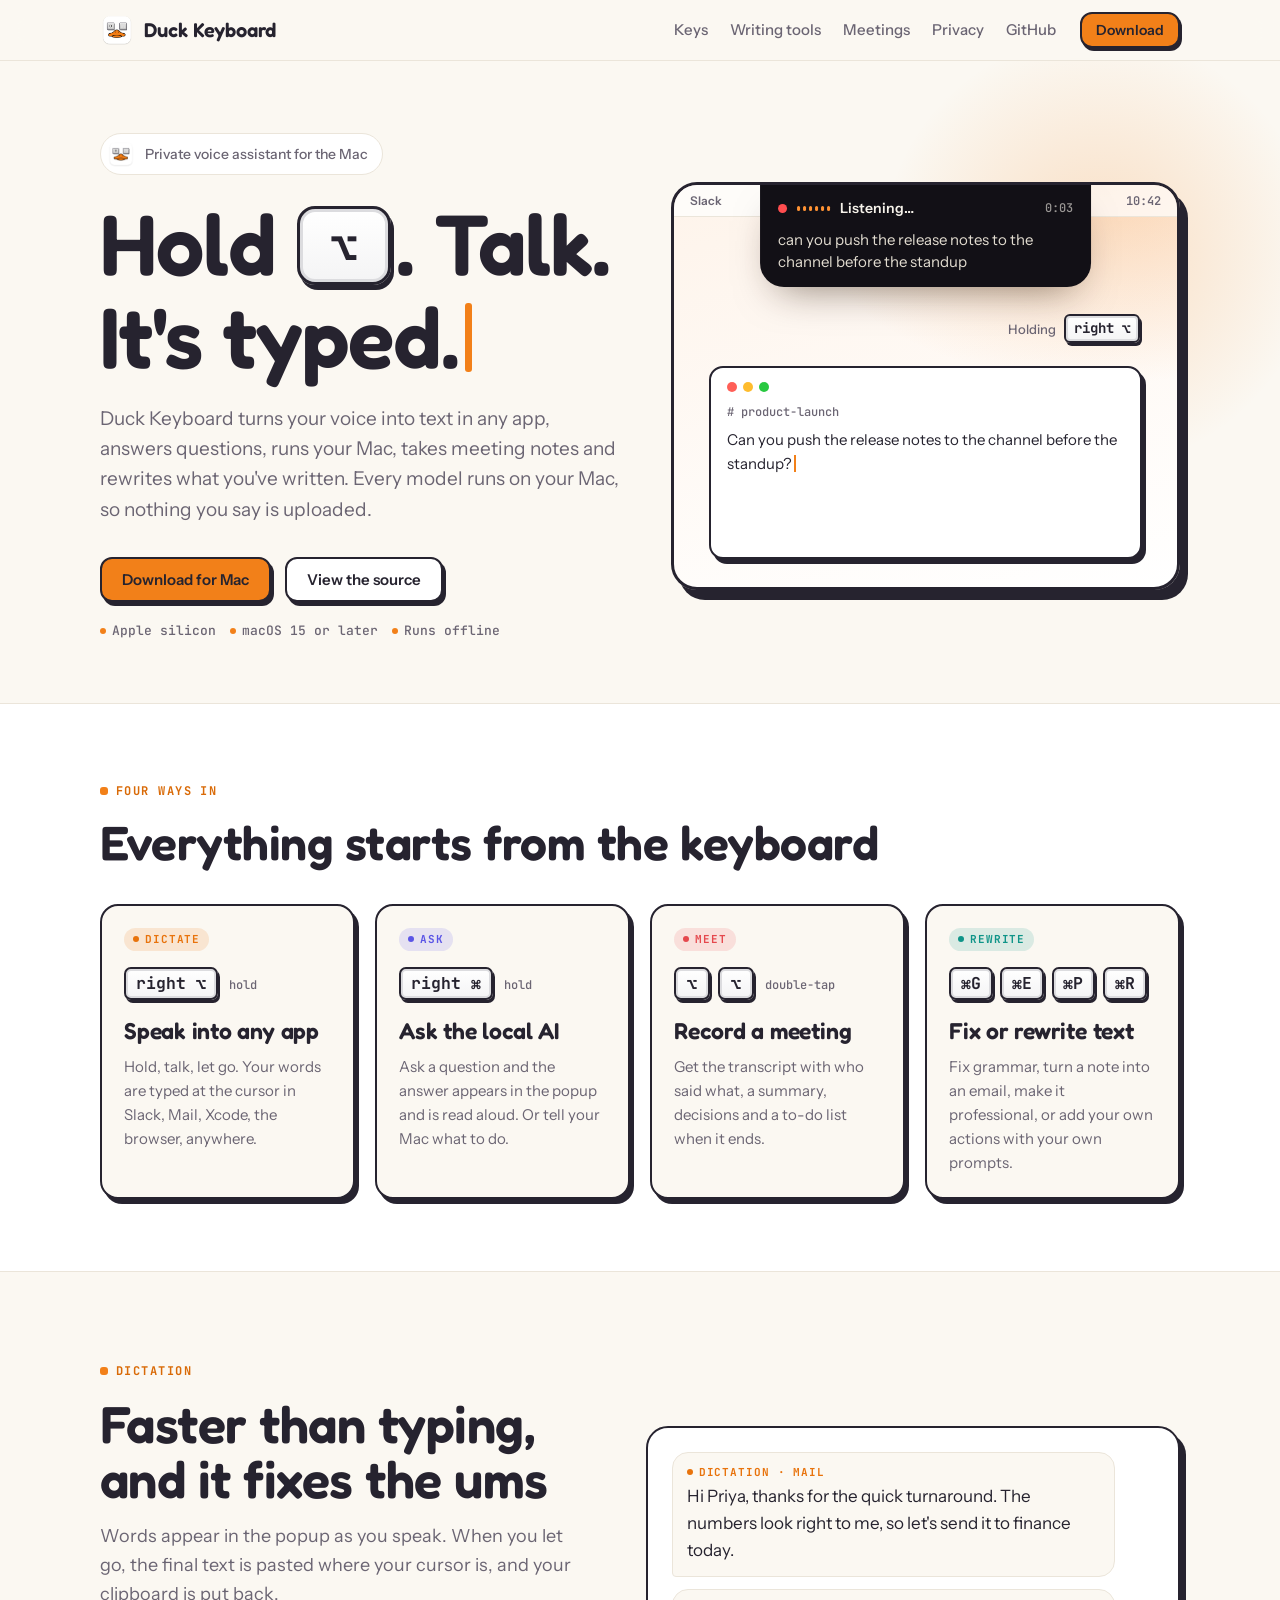
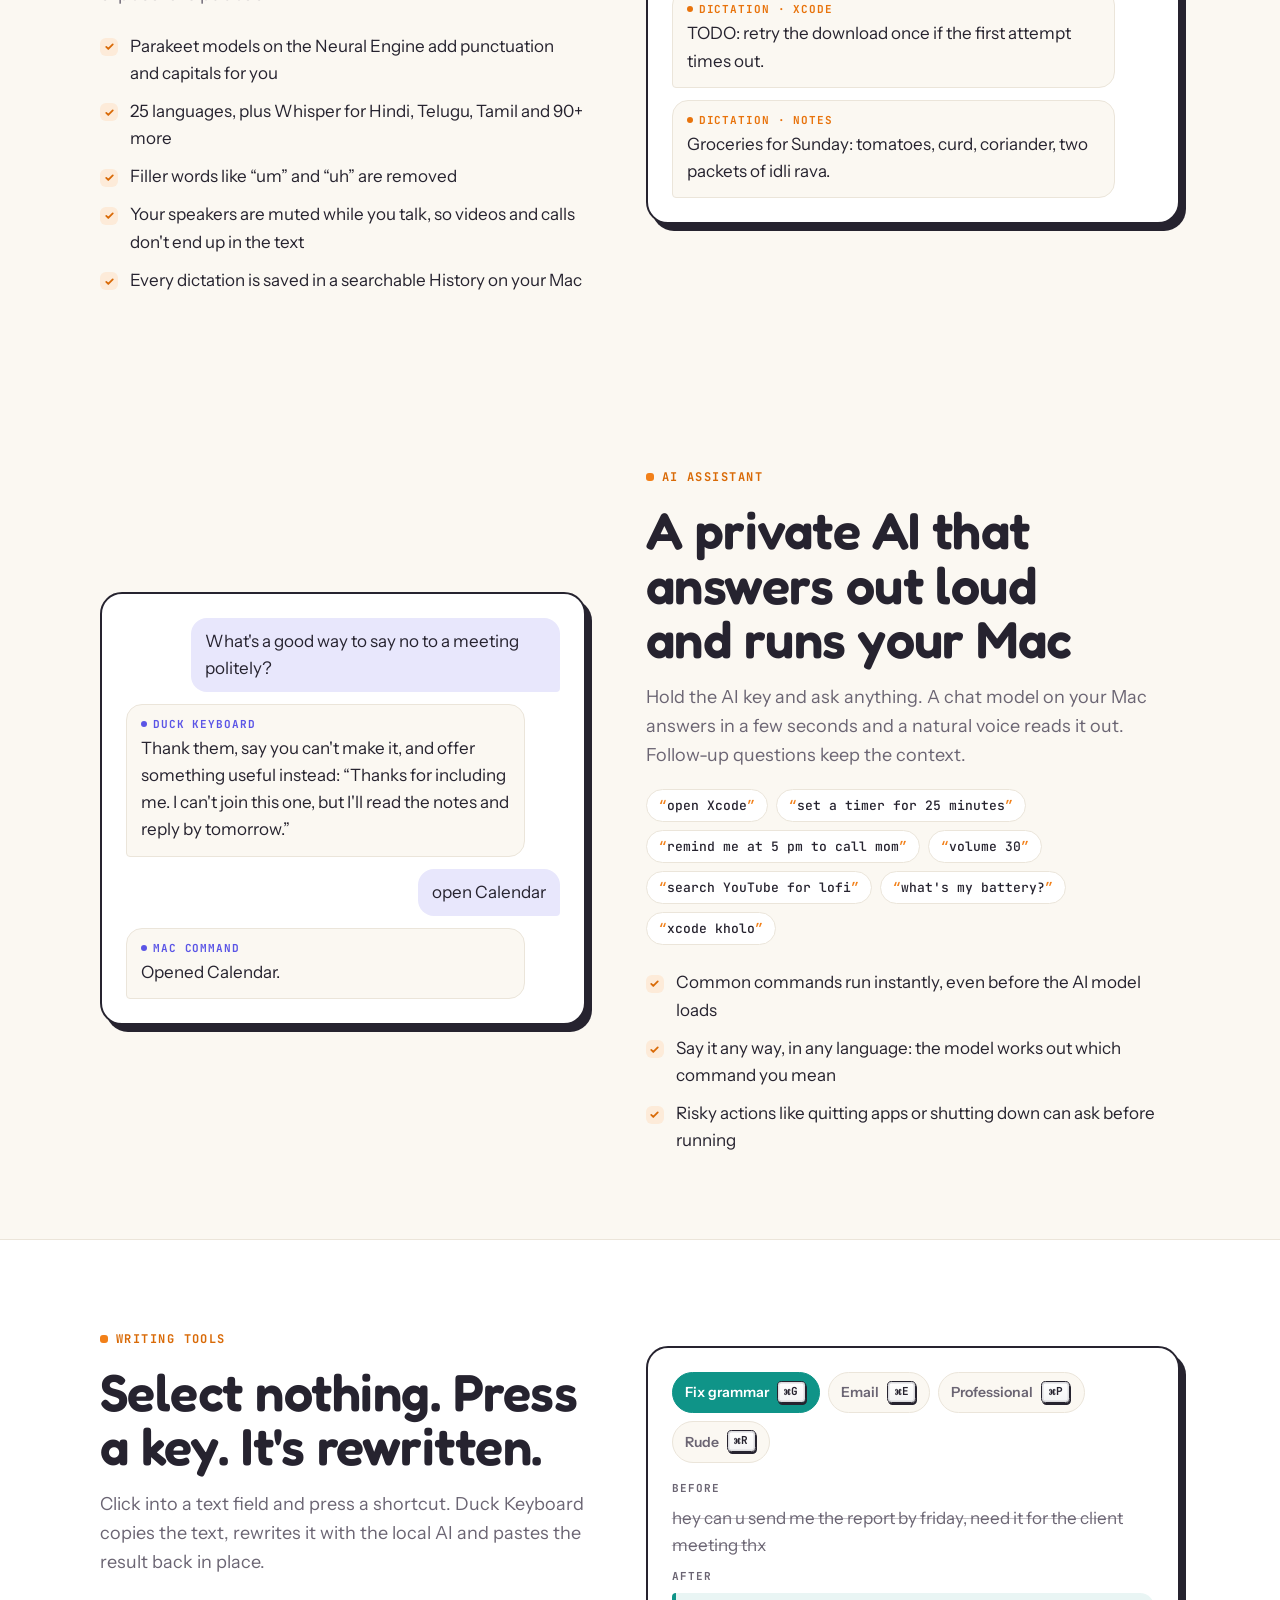
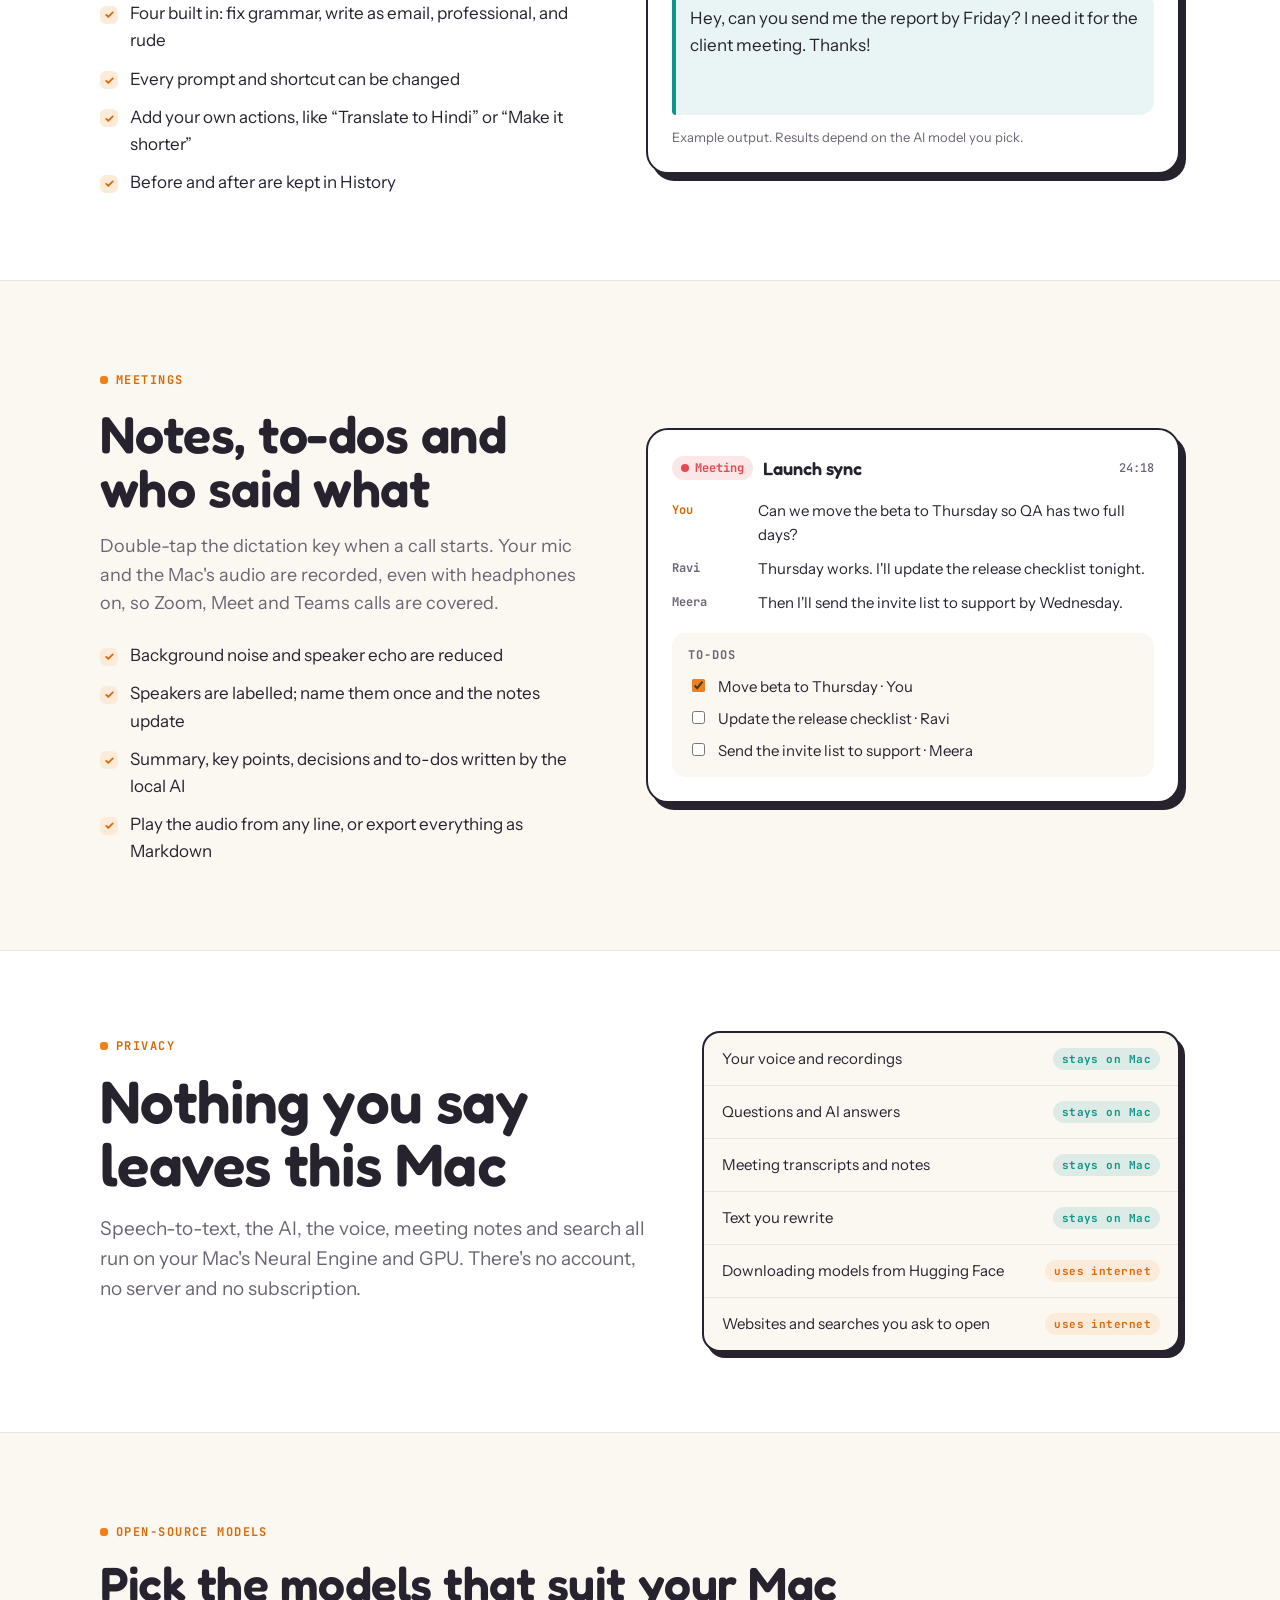
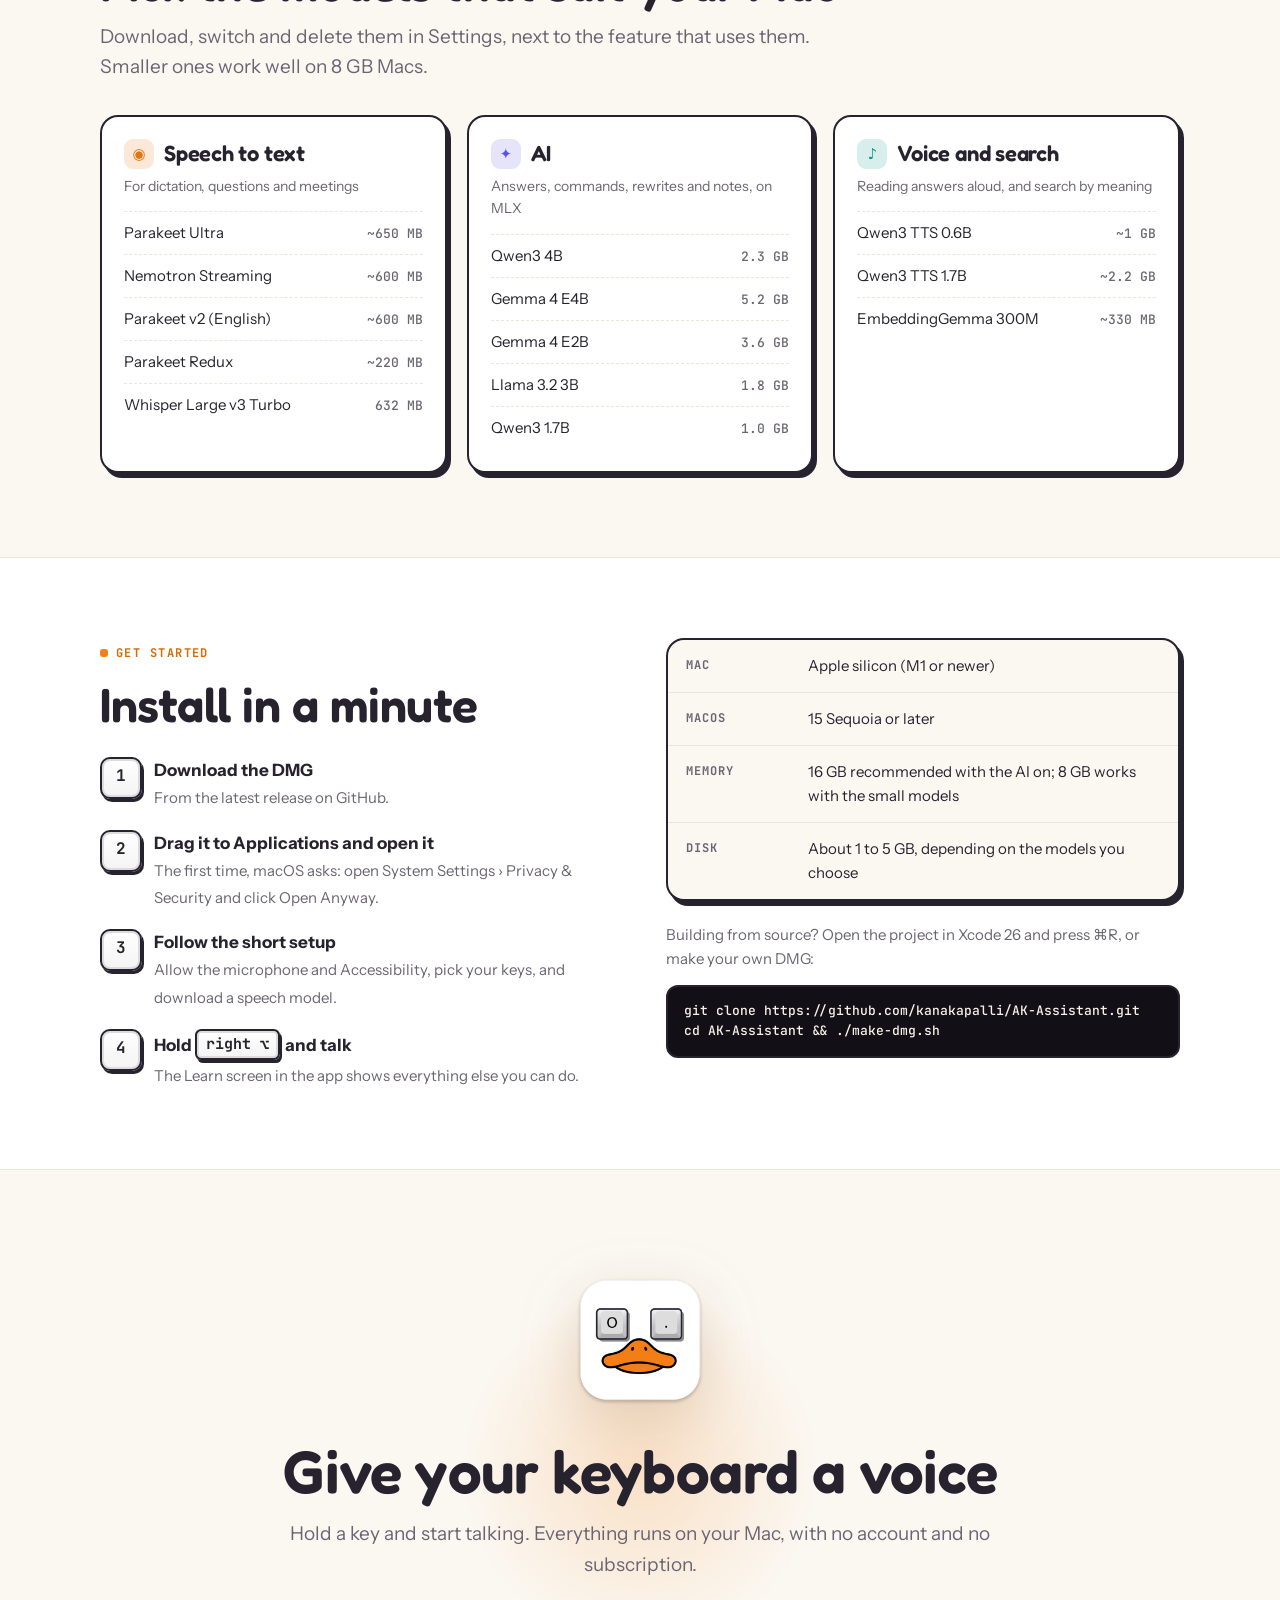
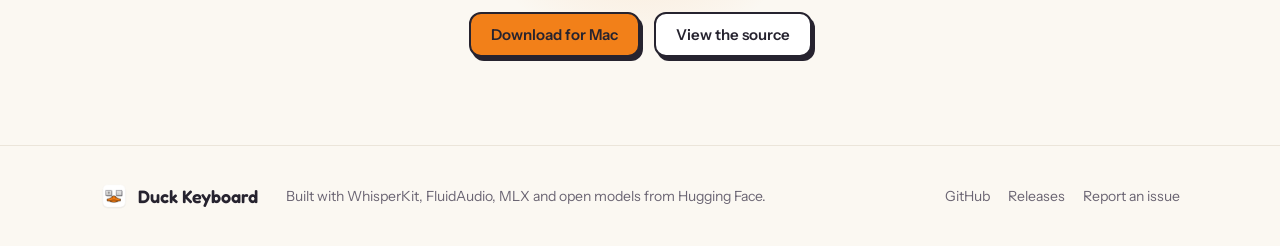
<file: landing-page-website/index.html>
<!doctype html>
<html lang="en">
<head>
<meta charset="utf-8">
<meta name="viewport" content="width=device-width, initial-scale=1, viewport-fit=cover">
<title>Duck Keyboard</title>
<meta name="description" content="Hold a key, talk, and it's typed. Duck Keyboard is a private voice assistant for the Mac: dictation, a local AI, meetings and writing tools, all on-device.">
<meta property="og:title" content="Duck Keyboard">
<meta property="og:description" content="Hold a key, talk, and it's typed. A private voice assistant for the Mac: dictation, a local AI, meetings and writing tools, all on-device.">
<meta property="og:type" content="website">
<meta name="theme-color" content="#f28019">
<link rel="icon" type="image/png" href="assets/icon.png">
<link rel="apple-touch-icon" href="assets/icon.png">
<link rel="preconnect" href="https://fonts.googleapis.com">
<link rel="preconnect" href="https://fonts.gstatic.com" crossorigin>
<link rel="stylesheet" href="https://fonts.googleapis.com/css2?family=Fredoka:wght@500;600;700&family=Instrument+Sans:wght@400;500;600&family=JetBrains+Mono:wght@500;700&display=swap">
<link rel="stylesheet" href="styles.css">

</head>
<body>
<header class="nav">
  <div class="wrap">
    <a class="brand" href="#top"><img src="assets/icon.png" alt="">Duck Keyboard</a>
    <nav class="nav-links" aria-label="Sections">
      <a href="#keys">Keys</a>
      <a href="#writing">Writing tools</a>
      <a href="#meetings">Meetings</a>
      <a href="#privacy">Privacy</a>
      <a href="https://github.com/kanakapalli/AK-Assistant">GitHub</a>
    </nav>
    <a class="btn btn-primary" href="https://github.com/kanakapalli/AK-Assistant/releases/latest">Download</a>
  </div>
</header>

<main id="top">
  <section class="hero">
    <div class="wrap hero-grid">
      <div>
        <span class="hero-badge"><img src="assets/icon.png" alt="">Private voice assistant for the Mac</span>
        <h1><span class="nowrap">Hold <span class="kbd" aria-label="a key">⌥</span>.</span> Talk. It's typed.<span class="caret" aria-hidden="true"></span></h1>
        <p class="lede">Duck Keyboard turns your voice into text in any app, answers questions, runs your Mac, takes meeting notes and rewrites what you've written. Every model runs on your Mac, so nothing you say is uploaded.</p>
        <div class="hero-cta">
          <a class="btn btn-primary" href="https://github.com/kanakapalli/AK-Assistant/releases/latest">Download for Mac</a>
          <a class="btn btn-ghost" href="https://github.com/kanakapalli/AK-Assistant">View the source</a>
        </div>
        <p class="hero-meta"><span>Apple silicon</span><span>macOS 15 or later</span><span>Runs offline</span></p>
      </div>

      <div class="stage" aria-label="Example: dictating a Slack message">
        <div class="menubar"><span>Slack</span><span>10:42</span></div>
        <div class="island" id="island">
          <div class="island-row">
            <span class="dot" id="islandDot"></span>
            <span class="bars" id="islandBars" aria-hidden="true"><i></i><i></i><i></i><i></i><i></i><i></i></span>
            <span class="island-label" id="islandLabel">Listening…</span>
            <span class="island-time" id="islandTime">0:03</span>
          </div>
          <p class="island-text" id="islandText">can you push the release notes to the channel before the standup</p>
        </div>
        <div class="hold"><span>Holding</span><span class="kbd">right ⌥</span></div>
        <div class="doc">
          <div class="doc-head"><i></i><i></i><i></i></div>
          <div class="doc-to"># product-launch</div>
          <p class="doc-body"><span class="typed" id="typed">Can you push the release notes to the channel before the standup?</span></p>
        </div>
      </div>
    </div>
  </section>

  <section class="band" id="keys">
    <div class="wrap keys">
      <p class="eyebrow">Four ways in</p>
      <h2>Everything starts from the keyboard</h2>
      <div class="key-grid">
        <article class="key-card">
          <span class="tag t-dictate">Dictate</span>
          <div class="combo"><span class="kbd">right ⌥</span><small>hold</small></div>
          <h3>Speak into any app</h3>
          <p>Hold, talk, let go. Your words are typed at the cursor in Slack, Mail, Xcode, the browser, anywhere.</p>
        </article>
        <article class="key-card">
          <span class="tag t-ai">Ask</span>
          <div class="combo"><span class="kbd">right ⌘</span><small>hold</small></div>
          <h3>Ask the local AI</h3>
          <p>Ask a question and the answer appears in the popup and is read aloud. Or tell your Mac what to do.</p>
        </article>
        <article class="key-card">
          <span class="tag t-meet">Meet</span>
          <div class="combo"><span class="kbd">⌥</span><span class="kbd">⌥</span><small>double-tap</small></div>
          <h3>Record a meeting</h3>
          <p>Get the transcript with who said what, a summary, decisions and a to-do list when it ends.</p>
        </article>
        <article class="key-card">
          <span class="tag t-write">Rewrite</span>
          <div class="combo"><span class="kbd">⌘G</span><span class="kbd">⌘E</span><span class="kbd">⌘P</span><span class="kbd">⌘R</span></div>
          <h3>Fix or rewrite text</h3>
          <p>Fix grammar, turn a note into an email, make it professional, or add your own actions with your own prompts.</p>
        </article>
      </div>
    </div>
  </section>

  <div class="wrap">
    <section class="feature" id="dictation">
      <div>
        <p class="eyebrow">Dictation</p>
        <h2>Faster than typing, and it fixes the ums</h2>
        <p class="lede">Words appear in the popup as you speak. When you let go, the final text is pasted where your cursor is, and your clipboard is put back.</p>
        <ul class="points">
          <li>Parakeet models on the Neural Engine add punctuation and capitals for you</li>
          <li>25 languages, plus Whisper for Hindi, Telugu, Tamil and 90+ more</li>
          <li>Filler words like “um” and “uh” are removed</li>
          <li>Your speakers are muted while you talk, so videos and calls don't end up in the text</li>
          <li>Every dictation is saved in a searchable History on your Mac</li>
        </ul>
      </div>
      <div class="panel" aria-label="Example history entries">
        <div class="qa">
          <div class="a"><span class="who" style="color:var(--dictate)">Dictation · Mail</span>Hi Priya, thanks for the quick turnaround. The numbers look right to me, so let's send it to finance today.</div>
          <div class="a"><span class="who" style="color:var(--dictate)">Dictation · Xcode</span>TODO: retry the download once if the first attempt times out.</div>
          <div class="a"><span class="who" style="color:var(--dictate)">Dictation · Notes</span>Groceries for Sunday: tomatoes, curd, coriander, two packets of idli rava.</div>
        </div>
      </div>
    </section>

    <section class="feature flip" id="assistant">
      <div>
        <p class="eyebrow">AI assistant</p>
        <h2>A private AI that answers out loud and runs your Mac</h2>
        <p class="lede">Hold the AI key and ask anything. A chat model on your Mac answers in a few seconds and a natural voice reads it out. Follow-up questions keep the context.</p>
        <div class="chips" aria-label="Things you can say">
          <span class="chip">open Xcode</span>
          <span class="chip">set a timer for 25 minutes</span>
          <span class="chip">remind me at 5 pm to call mom</span>
          <span class="chip">volume 30</span>
          <span class="chip">search YouTube for lofi</span>
          <span class="chip">what's my battery?</span>
          <span class="chip">xcode kholo</span>
        </div>
        <ul class="points">
          <li>Common commands run instantly, even before the AI model loads</li>
          <li>Say it any way, in any language: the model works out which command you mean</li>
          <li>Risky actions like quitting apps or shutting down can ask before running</li>
        </ul>
      </div>
      <div class="panel">
        <div class="qa">
          <div class="q">What's a good way to say no to a meeting politely?</div>
          <div class="a"><span class="who">Duck Keyboard</span>Thank them, say you can't make it, and offer something useful instead: “Thanks for including me. I can't join this one, but I'll read the notes and reply by tomorrow.”</div>
          <div class="q">open Calendar</div>
          <div class="a"><span class="who">Mac command</span>Opened Calendar.</div>
        </div>
      </div>
    </section>
  </div>

  <section class="band" id="writing">
    <div class="wrap feature">
      <div>
        <p class="eyebrow">Writing tools</p>
        <h2>Select nothing. Press a key. It's rewritten.</h2>
        <p class="lede">Click into a text field and press a shortcut. Duck Keyboard copies the text, rewrites it with the local AI and pastes the result back in place.</p>
        <ul class="points">
          <li>Four built in: fix grammar, write as email, professional, and rude</li>
          <li>Every prompt and shortcut can be changed</li>
          <li>Add your own actions, like “Translate to Hindi” or “Make it shorter”</li>
          <li>Before and after are kept in History</li>
        </ul>
      </div>
      <div class="panel">
        <div class="tabs" role="tablist" aria-label="Writing tools">
          <button class="tab" role="tab" id="tab-grammar" aria-selected="true" data-k="grammar">Fix grammar <span class="kbd">⌘G</span></button>
          <button class="tab" role="tab" id="tab-email" aria-selected="false" data-k="email">Email <span class="kbd">⌘E</span></button>
          <button class="tab" role="tab" id="tab-pro" aria-selected="false" data-k="pro">Professional <span class="kbd">⌘P</span></button>
          <button class="tab" role="tab" id="tab-rude" aria-selected="false" data-k="rude">Rude <span class="kbd">⌘R</span></button>
        </div>
        <div class="rewrite" role="tabpanel" aria-live="polite">
          <span class="label">Before</span>
          <p class="before">hey can u send me the report by friday, need it for the client meeting thx</p>
          <span class="label">After</span>
          <p class="after" id="after">Hey, can you send me the report by Friday? I need it for the client meeting. Thanks!</p>
        </div>
        <p class="example-note">Example output. Results depend on the AI model you pick.</p>
      </div>
    </div>
  </section>

  <div class="wrap">
    <section class="feature" id="meetings">
      <div>
        <p class="eyebrow">Meetings</p>
        <h2>Notes, to-dos and who said what</h2>
        <p class="lede">Double-tap the dictation key when a call starts. Your mic and the Mac's audio are recorded, even with headphones on, so Zoom, Meet and Teams calls are covered.</p>
        <ul class="points">
          <li>Background noise and speaker echo are reduced</li>
          <li>Speakers are labelled; name them once and the notes update</li>
          <li>Summary, key points, decisions and to-dos written by the local AI</li>
          <li>Play the audio from any line, or export everything as Markdown</li>
        </ul>
      </div>
      <div class="panel" aria-label="Example meeting">
        <div class="meet-head"><span class="rec">Meeting</span><strong>Launch sync</strong><span>24:18</span></div>
        <div class="lines">
          <div><b class="you">You</b><span>Can we move the beta to Thursday so QA has two full days?</span></div>
          <div><b>Ravi</b><span>Thursday works. I'll update the release checklist tonight.</span></div>
          <div><b>Meera</b><span>Then I'll send the invite list to support by Wednesday.</span></div>
        </div>
        <div class="todo">
          <h4>To-dos</h4>
          <label><input type="checkbox" id="todo1" checked> Move beta to Thursday · You</label>
          <label><input type="checkbox" id="todo2"> Update the release checklist · Ravi</label>
          <label><input type="checkbox" id="todo3"> Send the invite list to support · Meera</label>
        </div>
      </div>
    </section>
  </div>

  <section class="band" id="privacy">
    <div class="wrap privacy">
      <div class="privacy-grid">
        <div>
          <p class="eyebrow">Privacy</p>
          <h2 style="margin-top:12px">Nothing you say leaves this Mac</h2>
          <p class="lede" style="margin-top:18px">Speech-to-text, the AI, the voice, meeting notes and search all run on your Mac's Neural Engine and GPU. There's no account, no server and no subscription.</p>
        </div>
        <div class="net" aria-label="What uses the internet">
          <div><span>Your voice and recordings</span><span class="no">stays on Mac</span></div>
          <div><span>Questions and AI answers</span><span class="no">stays on Mac</span></div>
          <div><span>Meeting transcripts and notes</span><span class="no">stays on Mac</span></div>
          <div><span>Text you rewrite</span><span class="no">stays on Mac</span></div>
          <div><span>Downloading models from Hugging Face</span><span class="yes">uses internet</span></div>
          <div><span>Websites and searches you ask to open</span><span class="yes">uses internet</span></div>
        </div>
      </div>
    </div>
  </section>

  <div class="wrap">
    <section class="models" id="models">
      <p class="eyebrow">Open-source models</p>
      <h2>Pick the models that suit your Mac</h2>
      <p class="lede" style="margin-top:14px">Download, switch and delete them in Settings, next to the feature that uses them. Smaller ones work well on 8 GB Macs.</p>
      <div class="model-cols">
        <div class="model-col">
          <h3><i aria-hidden="true">◉</i>Speech to text</h3>
          <p>For dictation, questions and meetings</p>
          <ul>
            <li><span>Parakeet Ultra</span><span>~650 MB</span></li>
            <li><span>Nemotron Streaming</span><span>~600 MB</span></li>
            <li><span>Parakeet v2 (English)</span><span>~600 MB</span></li>
            <li><span>Parakeet Redux</span><span>~220 MB</span></li>
            <li><span>Whisper Large v3 Turbo</span><span>632 MB</span></li>
          </ul>
        </div>
        <div class="model-col">
          <h3><i aria-hidden="true">✦</i>AI</h3>
          <p>Answers, commands, rewrites and notes, on MLX</p>
          <ul>
            <li><span>Qwen3 4B</span><span>2.3 GB</span></li>
            <li><span>Gemma 4 E4B</span><span>5.2 GB</span></li>
            <li><span>Gemma 4 E2B</span><span>3.6 GB</span></li>
            <li><span>Llama 3.2 3B</span><span>1.8 GB</span></li>
            <li><span>Qwen3 1.7B</span><span>1.0 GB</span></li>
          </ul>
        </div>
        <div class="model-col">
          <h3><i aria-hidden="true">♪</i>Voice and search</h3>
          <p>Reading answers aloud, and search by meaning</p>
          <ul>
            <li><span>Qwen3 TTS 0.6B</span><span>~1 GB</span></li>
            <li><span>Qwen3 TTS 1.7B</span><span>~2.2 GB</span></li>
            <li><span>EmbeddingGemma 300M</span><span>~330 MB</span></li>
          </ul>
        </div>
      </div>
    </section>
  </div>

  <section class="band" id="install">
    <div class="wrap install">
      <div class="install-grid">
        <div>
          <p class="eyebrow">Get started</p>
          <h2>Install in a minute</h2>
          <ol class="steps">
            <li><div><b>Download the DMG</b><span>From the latest release on GitHub.</span></div></li>
            <li><div><b>Drag it to Applications and open it</b><span>The first time, macOS asks: open System Settings › Privacy &amp; Security and click Open Anyway.</span></div></li>
            <li><div><b>Follow the short setup</b><span>Allow the microphone and Accessibility, pick your keys, and download a speech model.</span></div></li>
            <li><div><b>Hold <span class="kbd">right ⌥</span> and talk</b><span>The Learn screen in the app shows everything else you can do.</span></div></li>
          </ol>
        </div>
        <div>
          <div class="req">
            <div><b>Mac</b><span>Apple silicon (M1 or newer)</span></div>
            <div><b>macOS</b><span>15 Sequoia or later</span></div>
            <div><b>Memory</b><span>16 GB recommended with the AI on; 8 GB works with the small models</span></div>
            <div><b>Disk</b><span>About 1 to 5 GB, depending on the models you choose</span></div>
          </div>
          <p style="margin-top:22px;color:var(--muted);font-size:15px">Building from source? Open the project in Xcode 26 and press ⌘R, or make your own DMG:</p>
          <div class="code">git clone https://github.com/kanakapalli/AK-Assistant.git
cd AK-Assistant &amp;&amp; ./make-dmg.sh</div>
        </div>
      </div>
    </div>
  </section>

  <section class="cta" id="download">
    <div class="wrap">
      <img src="assets/icon.png" alt="Duck Keyboard app icon" width="148" height="148">
      <h2>Give your keyboard a voice</h2>
      <p class="lede">Hold a key and start talking. Everything runs on your Mac, with no account and no subscription.</p>
      <div class="hero-cta">
        <a class="btn btn-primary" href="https://github.com/kanakapalli/AK-Assistant/releases/latest">Download for Mac</a>
        <a class="btn btn-ghost" href="https://github.com/kanakapalli/AK-Assistant">View the source</a>
      </div>
    </div>
  </section>
</main>

<footer>
  <div class="wrap">
    <a class="brand" href="#top"><img src="assets/icon.png" alt="">Duck Keyboard</a>
    <span>Built with WhisperKit, FluidAudio, MLX and open models from Hugging Face.</span>
    <nav aria-label="Footer">
      <a href="https://github.com/kanakapalli/AK-Assistant">GitHub</a>
      <a href="https://github.com/kanakapalli/AK-Assistant/releases/latest">Releases</a>
      <a href="https://github.com/kanakapalli/AK-Assistant/issues">Report an issue</a>
    </nav>
  </div>
</footer>

<script src="script.js" defer></script>

</body>
</html>
</file>
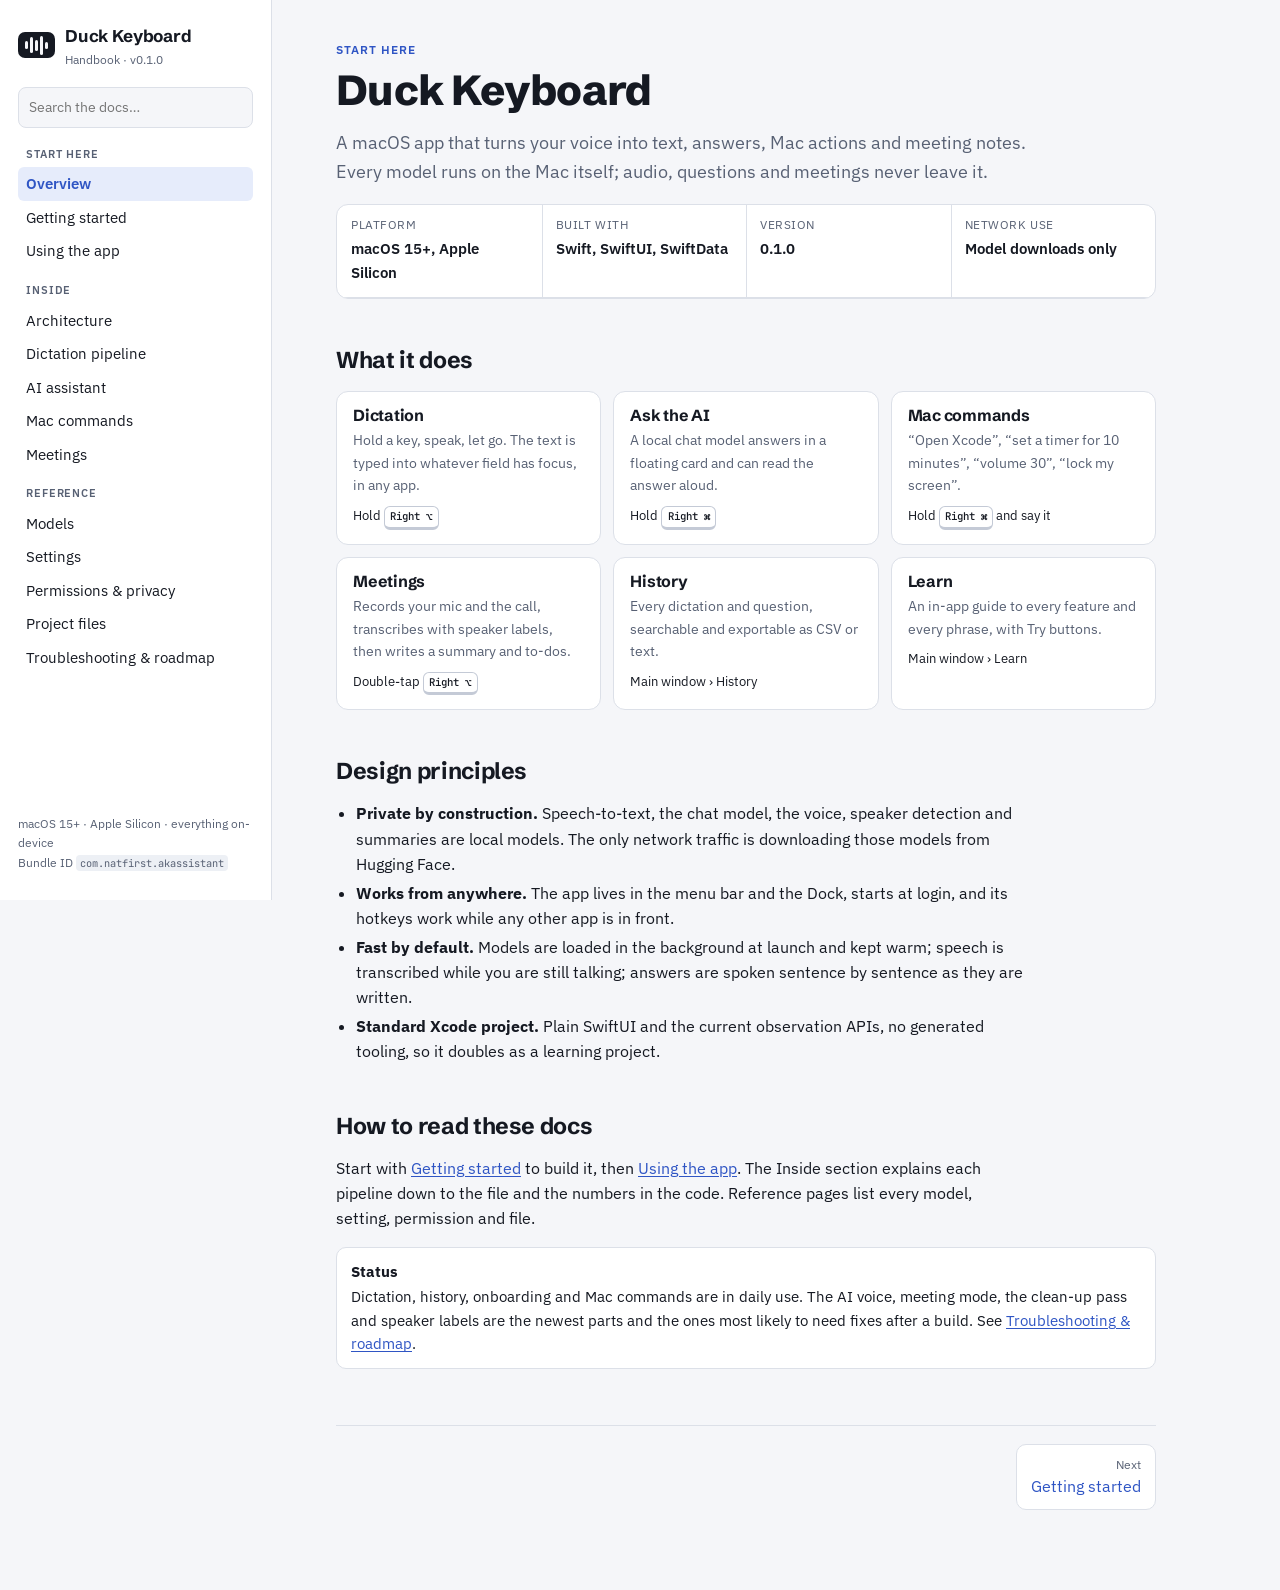
<file: docs/handbook.html>
<!doctype html>
<html lang="en">
<head>
<meta charset="utf-8">
<meta name="viewport" content="width=device-width, initial-scale=1, viewport-fit=cover">
<title>Duck Keyboard Handbook</title>
<link rel="preconnect" href="https://fonts.googleapis.com">
<link rel="preconnect" href="https://fonts.gstatic.com" crossorigin>
<link rel="stylesheet" href="https://fonts.googleapis.com/css2?family=IBM+Plex+Sans:ital,wght@0,400;0,500;0,600;1,400&family=JetBrains+Mono:wght@400;500&family=Schibsted+Grotesk:wght@600;700;800&display=swap">
<style>
/* Layout: a sticky sidebar of pages beside one reading column; each page is a section swapped by #hash. */
:root {
  --bg: #F5F6F9;
  --surface: #FFFFFF;
  --ink: #151922;
  --muted: #586174;
  --line: #DCE0E8;
  --accent: #2F55C4;
  --accent-soft: #E6ECFB;
  --rec: #D1372A;
  --rec-soft: #FBE7E4;
  --ok: #1E7F4F;
  --warn: #9A5B00;
  --warn-soft: #FFF2DC;
  --code-bg: #EDF0F5;
  --key-top: #FFFFFF;
  --key-edge: #C4CAD6;
  --font-display: "Schibsted Grotesk", "Helvetica Neue", Arial, sans-serif;
  --font-body: "IBM Plex Sans", -apple-system, "Segoe UI", Roboto, sans-serif;
  --font-mono: "JetBrains Mono", ui-monospace, "SF Mono", Menlo, Consolas, monospace;
}
@media (prefers-color-scheme: dark) {
  :root:not([data-theme="light"]) {
    --bg: #0F1217; --surface: #161A22; --ink: #E6E9EF; --muted: #9AA3B3; --line: #2A303B;
    --accent: #84A2FF; --accent-soft: #1E2843; --rec: #FF6F61; --rec-soft: #3A1E1C;
    --ok: #57C98E; --warn: #F0B45A; --warn-soft: #34291A; --code-bg: #1C2129;
    --key-top: #232935; --key-edge: #3A4250; color-scheme: dark;
  }
}
:root[data-theme="dark"] {
  --bg: #0F1217; --surface: #161A22; --ink: #E6E9EF; --muted: #9AA3B3; --line: #2A303B;
  --accent: #84A2FF; --accent-soft: #1E2843; --rec: #FF6F61; --rec-soft: #3A1E1C;
  --ok: #57C98E; --warn: #F0B45A; --warn-soft: #34291A; --code-bg: #1C2129;
  --key-top: #232935; --key-edge: #3A4250; color-scheme: dark;
}

* { box-sizing: border-box; }
body { margin: 0; background: var(--bg); color: var(--ink); font-family: var(--font-body); font-size: 15.5px; line-height: 1.62; }
a { color: var(--accent); text-underline-offset: 2px; }
a:focus-visible, button:focus-visible, input:focus-visible, select:focus-visible { outline: 2px solid var(--accent); outline-offset: 2px; border-radius: 4px; }
code, pre, kbd { font-family: var(--font-mono); font-size: 0.86em; }
code { background: var(--code-bg); padding: 0.1em 0.38em; border-radius: 4px; overflow-wrap: anywhere; }

.shell { display: grid; grid-template-columns: 272px minmax(0, 1fr); min-height: 100vh; }

/* Sidebar */
.side { position: sticky; top: env(safe-area-inset-top, 0px); height: 100vh; overflow-y: auto; border-right: 1px solid var(--line); background: var(--surface); padding: 22px 18px 28px; display: flex; flex-direction: column; gap: 18px; }
.brand { display: flex; align-items: center; gap: 10px; text-decoration: none; color: var(--ink); }
.brand-mark { display: flex; align-items: center; gap: 2px; height: 26px; padding: 0 7px; border-radius: 7px; background: var(--ink); }
.brand-mark i { display: block; width: 3px; border-radius: 2px; background: var(--bg); }
.brand-mark i:nth-child(1){height:8px}.brand-mark i:nth-child(2){height:16px}.brand-mark i:nth-child(3){height:11px}.brand-mark i:nth-child(4){height:19px}.brand-mark i:nth-child(5){height:7px}
.brand b { font-family: var(--font-display); font-size: 17px; letter-spacing: -0.01em; }
.brand small { display: block; color: var(--muted); font-size: 12px; font-weight: 400; }
.search { width: 100%; padding: 8px 10px; border: 1px solid var(--line); border-radius: 8px; background: var(--bg); color: var(--ink); font: inherit; font-size: 14px; }
.nav { display: flex; flex-direction: column; gap: 14px; }
.nav-group > span { display: block; font-size: 11px; font-weight: 600; letter-spacing: 0.08em; text-transform: uppercase; color: var(--muted); margin: 0 8px 4px; }
.nav a { display: flex; justify-content: space-between; gap: 8px; padding: 5px 8px; border-radius: 6px; color: var(--ink); text-decoration: none; font-size: 14.5px; }
.nav a:hover { background: var(--code-bg); }
.nav a[aria-current="page"] { background: var(--accent-soft); color: var(--accent); font-weight: 600; }
.nav a .hits { font-size: 11px; color: var(--muted); font-variant-numeric: tabular-nums; }
.side-foot { margin-top: auto; font-size: 12px; color: var(--muted); }
.mobile-nav { display: none; }

/* Content */
main { padding-block: 40px 80px; padding-inline: clamp(16px, 5vw, 64px); min-width: 0; }
.page { max-width: 820px; }
.eyebrow { font-size: 12px; font-weight: 600; letter-spacing: 0.08em; text-transform: uppercase; color: var(--accent); }
h1, h2, h3 { font-family: var(--font-display); text-wrap: balance; letter-spacing: -0.015em; line-height: 1.2; }
h1 { font-size: clamp(30px, 4.2vw, 42px); margin: 6px 0 12px; font-weight: 800; }
h2 { font-size: 23px; margin: 42px 0 10px; padding-top: 6px; }
h3 { font-size: 17px; margin: 26px 0 6px; }
.lead { font-size: 18px; color: var(--muted); max-width: 64ch; margin: 0 0 8px; }
p, li { max-width: 68ch; }
ul, ol { padding-left: 1.3em; }
li + li { margin-top: 4px; }
.muted { color: var(--muted); }

/* Keycaps */
kbd { display: inline-block; min-width: 1.9em; text-align: center; padding: 0.08em 0.5em 0.12em; border: 1px solid var(--key-edge); border-bottom-width: 3px; border-radius: 6px; background: var(--key-top); color: var(--ink); font-size: 0.82em; font-weight: 500; white-space: nowrap; }

/* Tables */
.table-wrap { overflow-x: auto; margin: 14px 0 6px; border: 1px solid var(--line); border-radius: 10px; background: var(--surface); }
table { width: 100%; border-collapse: collapse; font-size: 14px; }
th, td { text-align: left; vertical-align: top; padding: 9px 12px; border-bottom: 1px solid var(--line); }
th { font-size: 12px; font-weight: 600; letter-spacing: 0.04em; text-transform: uppercase; color: var(--muted); background: var(--bg); white-space: nowrap; }
tr:last-child td { border-bottom: 0; }
td code { white-space: nowrap; }
td.num { font-variant-numeric: tabular-nums; white-space: nowrap; }

/* Pipeline diagram: real stages, real order */
.flow { display: flex; flex-wrap: wrap; align-items: stretch; gap: 8px; margin: 16px 0; padding: 14px; border: 1px solid var(--line); border-radius: 12px; background: var(--surface); }
.stage { flex: 1 1 130px; min-width: 0; padding: 10px 12px; border-radius: 8px; background: var(--bg); border: 1px solid var(--line); }
.stage b { display: block; font-size: 13.5px; }
.stage span { display: block; font-size: 12.5px; color: var(--muted); line-height: 1.4; margin-top: 2px; }
.stage code { font-size: 11.5px; }
.arrow { align-self: center; color: var(--muted); font-size: 18px; flex: 0 0 auto; }
.stage.hot { border-color: var(--accent); background: var(--accent-soft); }
.stage.rec { border-color: var(--rec); background: var(--rec-soft); }
.flow-cap { font-size: 12.5px; color: var(--muted); margin-top: -8px; }

/* Callouts */
.note { margin: 16px 0; padding: 12px 14px; border-radius: 10px; border: 1px solid var(--line); background: var(--surface); font-size: 14.5px; }
.note.warn { border-color: var(--warn); background: var(--warn-soft); }
.note b:first-child { display: block; margin-bottom: 2px; }

/* Feature grid */
.grid { display: grid; grid-template-columns: repeat(auto-fit, minmax(220px, 1fr)); gap: 12px; margin: 16px 0; }
.card { padding: 14px 16px; border: 1px solid var(--line); border-radius: 12px; background: var(--surface); min-width: 0; }
.card h3 { margin: 0 0 4px; font-size: 16px; }
.card p { margin: 0; font-size: 14px; color: var(--muted); }
.card .how { margin-top: 8px; font-size: 13px; }

.facts { display: grid; grid-template-columns: repeat(auto-fit, minmax(150px, 1fr)); gap: 0; border: 1px solid var(--line); border-radius: 12px; background: var(--surface); margin: 18px 0; overflow: hidden; }
.facts div { padding: 12px 14px; border-right: 1px solid var(--line); border-bottom: 1px solid var(--line); margin: -1px -1px 0 0; }
.facts dt { font-size: 11.5px; letter-spacing: 0.05em; text-transform: uppercase; color: var(--muted); }
.facts dd { margin: 2px 0 0; font-weight: 600; font-size: 15px; }

pre.tree, pre.code { background: var(--surface); border: 1px solid var(--line); border-radius: 10px; padding: 14px 16px; overflow-x: auto; line-height: 1.55; font-size: 13px; }
.tag { display: inline-block; font-size: 11.5px; font-weight: 600; padding: 1px 7px; border-radius: 999px; background: var(--code-bg); color: var(--muted); white-space: nowrap; }
.tag.new { background: var(--accent-soft); color: var(--accent); }
.tag.rec { background: var(--rec-soft); color: var(--rec); }
.dot { display: inline-block; width: 8px; height: 8px; border-radius: 50%; background: var(--rec); margin-right: 6px; vertical-align: 1px; }

.pager { display: flex; justify-content: space-between; gap: 12px; margin-top: 56px; padding-top: 18px; border-top: 1px solid var(--line); }
.pager a { display: block; max-width: 48%; padding: 10px 14px; border: 1px solid var(--line); border-radius: 10px; text-decoration: none; background: var(--surface); }
.pager a small { display: block; color: var(--muted); font-size: 12px; }
.pager a.next { margin-left: auto; text-align: right; }

dl.defs { display: grid; grid-template-columns: minmax(120px, 210px) minmax(0, 1fr); gap: 8px 18px; margin: 14px 0; }
dl.defs dt { font-weight: 600; }
dl.defs dd { margin: 0; color: var(--muted); min-width: 0; }

@media (max-width: 860px) {
  .shell { grid-template-columns: minmax(0, 1fr); }
  .side { display: none; }
  .mobile-nav { display: flex; flex-direction: column; gap: 10px; padding: 14px 16px; border-bottom: 1px solid var(--line); background: var(--surface); position: sticky; top: env(safe-area-inset-top, 0px); z-index: 2; }
  .mobile-nav select { font: inherit; padding: 8px; border-radius: 8px; border: 1px solid var(--line); background: var(--bg); color: var(--ink); }
  main { padding-block: 24px 64px; }
  dl.defs { grid-template-columns: minmax(0, 1fr); gap: 2px 0; }
  dl.defs dd { margin-bottom: 10px; }
  .arrow { transform: rotate(90deg); flex-basis: 100%; text-align: center; }
  .stage { flex-basis: 100%; }
}
@media (prefers-reduced-motion: no-preference) { .page:not([hidden]) { animation: fade .18s ease-out; } }
@keyframes fade { from { opacity: .4; transform: translateY(3px); } to { opacity: 1; transform: none; } }
</style>
</head>
<body>


<div class="shell">
  <aside class="side" aria-label="Documentation">
    <a class="brand" href="#overview">
      <span class="brand-mark" aria-hidden="true"><i></i><i></i><i></i><i></i><i></i></span>
      <span><b>Duck Keyboard</b><small>Handbook · v0.1.0</small></span>
    </a>
    <input class="search" id="search" type="search" placeholder="Search the docs…" aria-label="Search the docs">
    <nav class="nav" id="nav"></nav>
    <div class="side-foot">macOS 15+ · Apple Silicon · everything on-device<br>Bundle ID <code>com.natfirst.akassistant</code></div>
  </aside>

  <div class="mobile-nav">
    <a class="brand" href="#overview"><span class="brand-mark" aria-hidden="true"><i></i><i></i><i></i><i></i><i></i></span><b>Duck Keyboard Handbook</b></a>
    <label class="muted" for="page-select" style="font-size:12px">Page</label>
    <select id="page-select"></select>
  </div>

  <main id="main">

<section class="page" data-page="overview" data-group="Start here" data-title="Overview">
  <div class="eyebrow">Start here</div>
  <h1>Duck Keyboard</h1>
  <p class="lead">A macOS app that turns your voice into text, answers, Mac actions and meeting notes. Every model runs on the Mac itself; audio, questions and meetings never leave it.</p>

  <dl class="facts">
    <div><dt>Platform</dt><dd>macOS 15+, Apple Silicon</dd></div>
    <div><dt>Built with</dt><dd>Swift, SwiftUI, SwiftData</dd></div>
    <div><dt>Version</dt><dd>0.1.0</dd></div>
    <div><dt>Network use</dt><dd>Model downloads only</dd></div>
  </dl>

  <h2>What it does</h2>
  <div class="grid">
    <div class="card"><h3>Dictation</h3><p>Hold a key, speak, let go. The text is typed into whatever field has focus, in any app.</p><div class="how">Hold <kbd>Right ⌥</kbd></div></div>
    <div class="card"><h3>Ask the AI</h3><p>A local chat model answers in a floating card and can read the answer aloud.</p><div class="how">Hold <kbd>Right ⌘</kbd></div></div>
    <div class="card"><h3>Mac commands</h3><p>“Open Xcode”, “set a timer for 10 minutes”, “volume 30”, “lock my screen”.</p><div class="how">Hold <kbd>Right ⌘</kbd> and say it</div></div>
    <div class="card"><h3>Meetings</h3><p>Records your mic and the call, transcribes with speaker labels, then writes a summary and to-dos.</p><div class="how">Double-tap <kbd>Right ⌥</kbd></div></div>
    <div class="card"><h3>History</h3><p>Every dictation and question, searchable and exportable as CSV or text.</p><div class="how">Main window › History</div></div>
    <div class="card"><h3>Learn</h3><p>An in-app guide to every feature and every phrase, with Try buttons.</p><div class="how">Main window › Learn</div></div>
  </div>

  <h2>Design principles</h2>
  <ul>
    <li><b>Private by construction.</b> Speech-to-text, the chat model, the voice, speaker detection and summaries are local models. The only network traffic is downloading those models from Hugging Face.</li>
    <li><b>Works from anywhere.</b> The app lives in the menu bar and the Dock, starts at login, and its hotkeys work while any other app is in front.</li>
    <li><b>Fast by default.</b> Models are loaded in the background at launch and kept warm; speech is transcribed while you are still talking; answers are spoken sentence by sentence as they are written.</li>
    <li><b>Standard Xcode project.</b> Plain SwiftUI and the current observation APIs, no generated tooling, so it doubles as a learning project.</li>
  </ul>

  <h2>How to read these docs</h2>
  <p>Start with <a href="#getting-started">Getting started</a> to build it, then <a href="#using">Using the app</a>. The Inside section explains each pipeline down to the file and the numbers in the code. Reference pages list every model, setting, permission and file.</p>
  <div class="note"><b>Status</b>Dictation, history, onboarding and Mac commands are in daily use. The AI voice, meeting mode, the clean-up pass and speaker labels are the newest parts and the ones most likely to need fixes after a build. See <a href="#troubleshooting">Troubleshooting &amp; roadmap</a>.</div>
</section>

<section class="page" data-page="getting-started" data-group="Start here" data-title="Getting started" hidden>
  <div class="eyebrow">Start here</div>
  <h1>Getting started</h1>
  <p class="lead">Open the project in Xcode, let it fetch the Swift packages, pick a signing team and run.</p>

  <h2>Requirements</h2>
  <div class="table-wrap"><table>
    <tr><th>Item</th><th>Needed</th></tr>
    <tr><td>Mac</td><td>Apple Silicon (M1 or newer)</td></tr>
    <tr><td>macOS</td><td>15 Sequoia or newer (deployment target 15.0; the voice engine needs it)</td></tr>
    <tr><td>Xcode</td><td>26 or newer (MLX Swift LM needs Swift 6.2 tools; the app target itself builds in Swift 5 mode)</td></tr>
    <tr><td>Memory</td><td>16 GB recommended with the AI assistant on. On 8 GB use Qwen3 1.7B and Parakeet Redux.</td></tr>
    <tr><td>Disk</td><td>~220–650 MB per speech model, 1–5.2 GB per AI model, 1–2.2 GB per voice, ~45 MB per hour of kept meeting audio</td></tr>
  </table></div>

  <h2>Build and run</h2>
  <ol>
    <li>Open <code>AKAssistant.xcodeproj</code> in the <code>AK Assistant</code> folder on the Desktop.</li>
    <li>Wait for Xcode to resolve the Swift packages (first time: several minutes). If it asks to <b>Trust &amp; Enable</b> the <code>MLXHuggingFaceMacros</code> macros, allow it. If it reports a missing <b>Metal Toolchain</b>, install it from Xcode › Settings › Components.</li>
    <li>Select the <b>AKAssistant</b> target › <b>Signing &amp; Capabilities</b> and choose your team.</li>
    <li>Press <kbd>⌘R</kbd>. Onboarding opens on the first launch.</li>
  </ol>
  <p>The project uses Xcode 16+ folder syncing (<code>PBXFileSystemSynchronizedRootGroup</code>): any file added to the <code>AKAssistant</code> folder, in Finder or Xcode, is part of the app automatically.</p>

  <h2>Swift packages</h2>
  <div class="table-wrap"><table>
    <tr><th>Package</th><th>Version</th><th>Used for</th></tr>
    <tr><td><a href="https://github.com/argmaxinc/argmax-oss-swift">argmax-oss-swift</a></td><td class="num">1.1.0</td><td>WhisperKit (speech-to-text) and TTSKit (Qwen3-TTS voice)</td></tr>
    <tr><td><a href="https://github.com/FluidInference/FluidAudio">FluidAudio</a></td><td class="num">0.17.4</td><td>Parakeet and Nemotron speech models, Silero VAD, offline speaker diarization</td></tr>
    <tr><td><a href="https://github.com/ml-explore/mlx-swift-lm">mlx-swift-lm</a></td><td class="num">3.31.4</td><td>Running the AI chat models with MLX</td></tr>
    <tr><td><a href="https://github.com/ml-explore/mlx-swift">mlx-swift</a></td><td class="num">0.31.6</td><td>MLX array framework (dependency of the above)</td></tr>
    <tr><td><a href="https://github.com/huggingface/swift-huggingface">swift-huggingface</a></td><td class="num">0.11.0</td><td>Hugging Face downloads, <code>#huggingFaceLoadModelContainer</code></td></tr>
    <tr><td><a href="https://github.com/huggingface/swift-transformers">swift-transformers</a></td><td class="num">1.3.4</td><td>Tokenizers for the chat models</td></tr>
    <tr><td><a href="https://github.com/sindresorhus/KeyboardShortcuts">KeyboardShortcuts</a></td><td class="num">2.4.0</td><td>Custom hotkey combos and the shortcut recorder</td></tr>
  </table></div>
  <p class="muted">Pulled in indirectly: swift-jinja, swift-collections, swift-crypto, swift-asn1, swift-numerics, swift-syntax, swift-argument-parser, eventsource, yyjson.</p>

  <h2>Where things are set in Xcode</h2>
  <div class="table-wrap"><table>
    <tr><th>What</th><th>Where</th></tr>
    <tr><td>App name, bundle ID (<code>com.natfirst.akassistant</code>), version</td><td>Target › General</td></tr>
    <tr><td>Microphone and Apple Events permission texts</td><td>Target › Info, or Build Settings › <code>INFOPLIST_KEY_*</code></td></tr>
    <tr><td>Entitlements, signing, hardened runtime</td><td>Target › Signing &amp; Capabilities (<code>AKAssistant.entitlements</code>)</td></tr>
    <tr><td>Swift packages</td><td>Project › Package Dependencies</td></tr>
    <tr><td>App icon, accent colour</td><td><code>Assets.xcassets</code> (source art: <code>AppIcon.svg</code>)</td></tr>
  </table></div>

  <h2>Making a DMG to share</h2>
  <p><code>make-dmg.sh</code> in the project folder archives a Release build and packages it as a drag-to-Applications disk image in <code>dist/Duck-Keyboard-&lt;version&gt;.dmg</code>.</p>
  <pre class="code">./make-dmg.sh                       # build + DMG, signed the way Xcode signs
NOTARY_PROFILE=ak ./make-dmg.sh     # also notarize, so other Macs open it without warnings</pre>
  <div class="note warn"><b>Replace old copies when you update</b>An older copy left in Applications (it starts at login) keeps its own hotkeys running alongside the new build. Before meetings moved to their own database file, an old copy could also wipe the meetings table. Quit or replace old copies after each update.</div>
</section>

<section class="page" data-page="using" data-group="Start here" data-title="Using the app" hidden>
  <div class="eyebrow">Start here</div>
  <h1>Using the app</h1>
  <p class="lead">Three keys do almost everything. The window is for history, meetings, models and settings.</p>

  <h2>Keys</h2>
  <div class="table-wrap"><table>
    <tr><th>Do this</th><th>Default key</th><th>What happens</th></tr>
    <tr><td>Hold and talk, then let go</td><td><kbd>Right ⌥</kbd></td><td>Dictation: the text is typed into the focused field</td></tr>
    <tr><td>Hold and ask, then let go</td><td><kbd>Right ⌘</kbd></td><td>AI answer or Mac command</td></tr>
    <tr><td>Double-tap</td><td><kbd>Right ⌥</kbd> <kbd>Right ⌥</kbd></td><td>Start recording a meeting</td></tr>
    <tr><td>Press once (or double-tap) during a meeting</td><td><kbd>Right ⌥</kbd></td><td>Stop the meeting and write the notes</td></tr>
    <tr><td>Press while still holding</td><td><kbd>Esc</kbd></td><td>Cancel the current recording</td></tr>
  </table></div>
  <p>Either key can be Right Option, Right Command, Right Control, Fn/Globe or a custom combination. The AI key can also be Off. The two can never be the same key; picking the other key's key swaps them.</p>

  <h2>The floating popup</h2>
  <p>One borderless panel at the top centre of the screen changes shape with what is happening. It never takes focus, so the field you are typing in stays active.</p>
  <dl class="defs">
    <dt>Capsule</dt><dd>“Listening…”, “Transcribing…”, “Thinking…”, short messages. Grows to show the live transcript while you talk.</dd>
    <dt>Transcript card</dt><dd>After dictation: what was typed and where. Stays 4–15 s depending on length, longer while the pointer is over it.</dd>
    <dt>Answer card</dt><dd>Your question and the AI answer as it streams in, with copy, speak again, new chat and close.</dd>
    <dt>Meeting capsule</dt><dd><span class="dot"></span>“Meeting · press ⌥ to stop” with a level meter and timer while a meeting records.</dd>
  </dl>

  <h2>Main window</h2>
  <div class="table-wrap"><table>
    <tr><th>Page</th><th>What it shows</th></tr>
    <tr><td>History</td><td>Dictations and AI questions with time, app, model and word count. Search, filter, copy, export (CSV or text), clear.</td></tr>
    <tr><td>Meetings</td><td>Recorded meetings: Summary, To-dos and Transcript tabs, audio player, speaker names. See <a href="#meetings">Meetings</a>.</td></tr>
    <tr><td>Learn</td><td>Get started checklist, every command phrase with Try buttons, feature guides, tips and fixes.</td></tr>
    <tr><td>Models</td><td>Download, delete and pick speech, AI and voice models; choose where each speech model runs; add custom models.</td></tr>
    <tr><td>Settings</td><td>Keys, AI answers, Mac commands, Meetings (four sections), transcription, general, history, permissions.</td></tr>
  </table></div>
  <p>Closing the window leaves the app running. The menu bar icon shows status, the last five dictations (click to copy), timers, meeting start/stop and quick links.</p>

  <h2>First launch</h2>
  <p>Onboarding runs once, in seven steps: <b>Welcome</b> → <b>Microphone</b> → <b>Accessibility</b> → <b>Speech model</b> (downloads and warms it) → <b>AI assistant</b> (chat model, voice, how answers come back) → <b>Keys</b> → <b>Try it</b>. Launch at login is turned on. If the window is closed on the last step but everything is granted and downloaded, onboarding is marked done anyway.</p>
</section>

<section class="page" data-page="architecture" data-group="Inside" data-title="Architecture" hidden>
  <div class="eyebrow">Inside</div>
  <h1>Architecture</h1>
  <p class="lead">One observable hub, <code>AppState</code>, owns every pipeline. Services do the work; SwiftUI views only read state and call methods.</p>

  <h2>The layers</h2>
  <div class="flow" aria-label="Layers from input to storage">
    <div class="stage"><b>Input</b><span><code>HotkeyManager</code>, <code>AudioRecorder</code>, <code>MeetingRecorder</code></span></div>
    <div class="arrow" aria-hidden="true">→</div>
    <div class="stage hot"><b>AppState</b><span>status, popup mode, routing; owns all services</span></div>
    <div class="arrow" aria-hidden="true">→</div>
    <div class="stage"><b>Services</b><span>Transcription, LLM, Speech, Commands, Meetings</span></div>
    <div class="arrow" aria-hidden="true">→</div>
    <div class="stage"><b>Output</b><span><code>TextInserter</code>, popup, voice, SwiftData</span></div>
  </div>

  <h2>Key types</h2>
  <div class="table-wrap"><table>
    <tr><th>Type</th><th>File</th><th>Role</th></tr>
    <tr><td><code>AKAssistantApp</code>, <code>AppDelegate</code></td><td><code>AKAssistantApp.swift</code></td><td><code>@main</code>. Main <code>Window</code>, <code>MenuBarExtra</code>, Dock icon, saves data on quit. Window is suppressed at launch once onboarded.</td></tr>
    <tr><td><code>AppState</code></td><td><code>App/AppState.swift</code></td><td><code>@MainActor @Observable</code> singleton. Dictation and assistant pipelines, Mac commands, meeting routing, model warm-up, history saving.</td></tr>
    <tr><td><code>Preferences</code></td><td><code>App/Preferences.swift</code></td><td>Every setting, persisted in <code>UserDefaults</code> through <code>didSet</code>.</td></tr>
    <tr><td><code>ModelManager</code></td><td><code>Models/ModelManager.swift</code></td><td>Downloads, tracks and deletes speech, chat and voice models.</td></tr>
    <tr><td><code>TranscriptionService</code></td><td><code>Transcription/</code></td><td>Keeps one speech engine loaded; reuses in-flight loads; unloads after 4 idle hours.</td></tr>
    <tr><td><code>LLMService</code></td><td><code>Assistant/LLMService.swift</code></td><td>Loads an MLX chat model, holds the conversation, one-off generation for meeting notes.</td></tr>
    <tr><td><code>SpeechService</code></td><td><code>Assistant/SpeechService.swift</code></td><td>Qwen3-TTS through TTSKit; speaks sentence by sentence.</td></tr>
    <tr><td><code>CommandRunner</code></td><td><code>Tools/</code></td><td>Parses and runs Mac commands, timers and reminders.</td></tr>
    <tr><td><code>MeetingCoordinator</code></td><td><code>Meetings/</code></td><td>Meeting mode: recording, live transcript, clean-up pass, notes.</td></tr>
    <tr><td><code>IslandController</code></td><td><code>UI/FloatingIsland.swift</code></td><td>The non-activating <code>NSPanel</code> that follows <code>AppState.islandMode</code>.</td></tr>
  </table></div>

  <h2>State and observation</h2>
  <ul>
    <li><code>AppState</code>, <code>Preferences</code>, <code>ModelManager</code> and <code>MeetingCoordinator</code> are <code>@Observable</code>. Views read them through <code>@Environment(Type.self)</code>; only views that read a changed property redraw.</li>
    <li>Plumbing that isn't UI state (tasks, recorder handles) is <code>@ObservationIgnored</code>.</li>
    <li><code>AppState.observePreferences()</code> uses <code>withObservationTracking</code> to react to settings changes (new hotkeys, a different model) from anywhere in the UI.</li>
    <li>The popup follows <code>islandMode</code>, computed from <code>status</code>, the dictation result, the AI reply and whether a meeting is recording.</li>
  </ul>

  <h2>Threads</h2>
  <dl class="defs">
    <dt>Main actor</dt><dd>All app state, services' bookkeeping, SwiftData's main context, UI.</dd>
    <dt>Audio thread</dt><dd>Microphone taps convert to 16 kHz mono and append under an <code>NSLock</code>; levels hop to the main actor.</dd>
    <dt>Mixer queue</dt><dd>Meetings: a serial <code>DispatchQueue</code> mixes mic and Mac audio every 0.25 s, writes the .m4a files and cuts transcript chunks.</dd>
    <dt>ScreenCaptureKit queue</dt><dd>Delivers the Mac's audio buffers for meetings.</dd>
    <dt>Model inference</dt><dd>Core ML, MLX and FluidAudio run their own work off the main thread; the services <code>await</code> them.</dd>
  </dl>

  <h2>Where data lives</h2>
  <div class="table-wrap"><table>
    <tr><th>Data</th><th>Location</th><th>Format</th></tr>
    <tr><td>Dictation and AI history</td><td><code>~/Library/Application Support/default.store</code></td><td>SwiftData (<code>DictationRecord</code>)</td></tr>
    <tr><td>Meetings</td><td><code>~/Library/Application Support/AK Assistant/Meetings.store</code></td><td>SwiftData (<code>Meeting</code>), private to the app</td></tr>
    <tr><td>Meeting audio</td><td><code>…/Duck Keyboard/Meetings/&lt;id&gt;.m4a</code>, <code>-mic.m4a</code>, <code>-mac.m4a</code></td><td>AAC, 16 kHz mono, 32 kbps</td></tr>
    <tr><td>Settings, custom models, runtimes</td><td><code>UserDefaults</code> (<code>com.natfirst.akassistant</code>)</td><td>Property list</td></tr>
    <tr><td>WhisperKit models, voices</td><td><code>…/Duck Keyboard/Models</code> (voices in <code>Models/Voice</code>)</td><td>Core ML</td></tr>
    <tr><td>Parakeet, Nemotron, VAD, diarizer</td><td><code>~/Library/Application Support/FluidAudio/Models</code></td><td>Core ML (managed by FluidAudio)</td></tr>
    <tr><td>Chat models</td><td><code>~/.cache/huggingface/hub</code></td><td>MLX safetensors</td></tr>
  </table></div>
  <div class="note"><b>Why meetings have their own store</b>SwiftData's default file is shared by every non-sandboxed app that uses the default configuration. An older Duck Keyboard build without the <code>Meeting</code> entity would migrate that file and drop the meetings table. Meetings moved to <code>Meetings.store</code>; on first launch of that version, meetings left in the shared file are copied over once.</div>
</section>

<section class="page" data-page="dictation" data-group="Inside" data-title="Dictation pipeline" hidden>
  <div class="eyebrow">Inside</div>
  <h1>Dictation pipeline</h1>
  <p class="lead">From key down to text in another app, with the model already warm and the transcript mostly done before you let go.</p>

  <div class="flow" aria-label="Dictation pipeline">
    <div class="stage"><b>Key down</b><span><code>HotkeyManager</code> flagsChanged monitor</span></div>
    <div class="arrow" aria-hidden="true">→</div>
    <div class="stage"><b>Record</b><span><code>AudioRecorder</code>, 16 kHz mono in memory</span></div>
    <div class="arrow" aria-hidden="true">→</div>
    <div class="stage hot"><b>Transcribe</b><span>streaming or final pass</span></div>
    <div class="arrow" aria-hidden="true">→</div>
    <div class="stage"><b>Clean</b><span><code>PostProcessor</code></span></div>
    <div class="arrow" aria-hidden="true">→</div>
    <div class="stage"><b>Insert</b><span><code>TextInserter</code></span></div>
    <div class="arrow" aria-hidden="true">→</div>
    <div class="stage"><b>Save</b><span>History, transcript card</span></div>
  </div>

  <h2>1. The key</h2>
  <p>Modifier-only keys (Right ⌥ 61, Right ⌘ 54, Right ⌃ 62, Fn 63) are watched with global and local <code>NSEvent</code> <code>.flagsChanged</code> monitors, which need Accessibility. Custom combos use KeyboardShortcuts' key-down and key-up handlers. <kbd>Esc</kbd> while recording cancels. Double-tap detection for meetings lives here too (see <a href="#meetings">Meetings</a>).</p>

  <h2>2. Recording</h2>
  <ul>
    <li><code>AVAudioEngine</code> taps the mic and converts each buffer to 16 kHz mono Float32 with <code>AVAudioConverter</code>. Nothing is written to disk.</li>
    <li>The app you were typing in is remembered so it can be brought back to the front before pasting.</li>
    <li>The speech model's load starts the moment the key goes down, in case it was unloaded.</li>
    <li>Recordings stop on their own after <b>120 s</b>.</li>
  </ul>

  <h2>3. Transcribing</h2>
  <dl class="defs">
    <dt>Streaming models</dt><dd>Nemotron Streaming gets audio in ~0.1 s pieces while you talk; its running transcript is the live text, and only the last fraction of a second remains when you let go.</dd>
    <dt>Other models</dt><dd>A live preview re-transcribes the recent audio about every 0.25 s (Parakeet, 20 s window) or 0.6 s (Whisper, 30 s window). When you let go, the whole clip is transcribed once more for the final text.</dd>
    <dt>Skipped clips</dt><dd>Shorter than 0.3 s or with RMS below 0.004 (near silence), so Whisper can't invent “Thank you.” from nothing.</dd>
  </dl>
  <p>Engines implement one protocol, <code>TranscriptionEngine</code> (<code>transcribe(samples, language)</code>), with <code>StreamingTranscriptionEngine</code> adding <code>beginStream / feed / finishStream</code>. Backends: <code>WhisperKitEngine</code>, <code>ParakeetEngine</code>, <code>NemotronStreamingEngine</code> and, when the mlx-audio package is present, MLX engines. Each new load runs one second of silence through the model to compile its kernels before real use.</p>

  <h2>4. Cleaning up</h2>
  <p><code>PostProcessor.clean</code> strips model artefacts such as <code>[BLANK_AUDIO]</code>, removes filler words (“um”, “uh”) when that setting is on, collapses whitespace, fixes spaces before punctuation and capitalises the first letter.</p>

  <h2>5. Inserting</h2>
  <ol>
    <li>Checks Accessibility and permission to post key events, and Secure Keyboard Entry (password fields, Terminal). If blocked, the text goes to the clipboard with the reason shown on the card.</li>
    <li><b>Accessibility insert:</b> writes straight into the focused element of native apps and verifies the value changed. No clipboard involved.</li>
    <li><b>Clipboard + ⌘V:</b> for browsers, Electron, Office and the rest. Waits for the hotkey's modifier to be released first so it can't combine with ⌘V. The previous clipboard is restored afterwards (after a delay, so slow apps read the new text first).</li>
  </ol>
  <p>The result (<code>inserted</code>, <code>pasted(focusConfirmed:)</code> or <code>copiedOnly(reason)</code>) decides what the transcript card says.</p>

  <h2>6. History</h2>
  <p>Each dictation is saved as a <code>DictationRecord</code> (text, duration, model, app name and bundle ID). Retention: forever, 30 days, 7 days or don't save; old entries are pruned at launch and when the setting changes. Export as CSV or plain text.</p>
</section>

<section class="page" data-page="assistant" data-group="Inside" data-title="AI assistant" hidden>
  <div class="eyebrow">Inside</div>
  <h1>AI assistant</h1>
  <p class="lead">Hold the AI key, ask, let go. A local chat model streams the answer into the popup while a local voice reads each sentence as soon as it's written.</p>

  <div class="flow" aria-label="AI assistant pipeline">
    <div class="stage"><b>Speech-to-text</b><span>same pipeline as dictation</span></div>
    <div class="arrow" aria-hidden="true">→</div>
    <div class="stage"><b>Command?</b><span><code>CommandParser</code> first</span></div>
    <div class="arrow" aria-hidden="true">→</div>
    <div class="stage hot"><b>Chat model</b><span><code>LLMService</code>, MLX, streamed</span></div>
    <div class="arrow" aria-hidden="true">→</div>
    <div class="stage"><b>Sentences</b><span><code>SentenceSplitter</code></span></div>
    <div class="arrow" aria-hidden="true">→</div>
    <div class="stage"><b>Voice</b><span><code>SpeechService</code>, Qwen3-TTS</span></div>
  </div>

  <h2>The chat model</h2>
  <ul>
    <li>Loaded with <code>#huggingFaceLoadModelContainer</code> into an MLX <code>ModelContainer</code>; a <code>ChatSession</code> keeps the conversation.</li>
    <li>Follow-ups within <b>5 minutes</b> continue the same conversation; “New chat” or a longer pause starts fresh.</li>
    <li>Generation: up to 500 tokens, temperature 0.7. Qwen3's thinking mode is turned off so answers start quickly.</li>
    <li>The system prompt asks for short, spoken-style answers without markdown, since they may be read aloud.</li>
    <li>The model loads in the background 2 s after launch (speech model first, then chat, then voice, one after another to avoid a memory spike) and unloads after 30 idle minutes.</li>
  </ul>

  <h2>The voice</h2>
  <ul>
    <li>Qwen3-TTS through Argmax TTSKit (Core ML). Nine speakers: Ryan, Aiden, Eric, Dylan, Serena, Vivian, Ono Anna, Sohee, Uncle Fu.</li>
    <li>The voice opens before the answer arrives; each finished sentence is queued while the previous one plays, in one audio session so there are no gaps.</li>
    <li>The speaker/language prompt prefix is cached on disk, which removes most per-sentence start-up work.</li>
    <li>Pressing either hotkey while it's speaking stops the voice so the mic only hears you.</li>
  </ul>

  <h2>Answer styles</h2>
  <div class="table-wrap"><table>
    <tr><th>Setting</th><th>Behaviour</th></tr>
    <tr><td>Show and speak (default)</td><td>Answer card plus voice</td></tr>
    <tr><td>Show only</td><td>Answer card, nothing spoken</td></tr>
    <tr><td>Speak only</td><td>Voice only; the capsule says “Answering…”. Still saved in History.</td></tr>
  </table></div>
  <p>Questions and answers are saved in History as <code>kind = "assistant"</code> records.</p>
</section>

<section class="page" data-page="commands" data-group="Inside" data-title="Mac commands" hidden>
  <div class="eyebrow">Inside</div>
  <h1>Mac commands</h1>
  <p class="lead">The AI key also acts on the Mac. Common phrasings are matched instantly and offline; anything else can still be turned into a command by the AI model.</p>

  <h2>How a phrase becomes an action</h2>
  <ol>
    <li><code>CommandParser.parse</code> matches the transcript against known phrasings and returns a <code>MacCommand</code>. No model needed.</li>
    <li>If nothing matches and <b>Understand commands phrased any way</b> is on, the chat model is told it may reply <code>ACTION: &lt;short English command&gt;</code>. The app holds back the streamed text until it can tell an action from an answer, then parses that phrase. This handles “fire up Apple's coding app” or “xcode kholo”.</li>
    <li><code>CommandRunner</code> carries it out and returns <code>done</code>, <code>answer</code> (shown and optionally spoken), <code>failed</code> or <code>notHandled</code> (falls back to a normal AI answer).</li>
  </ol>

  <h2>What you can say</h2>
  <div class="table-wrap"><table>
    <tr><th>Group</th><th>Examples</th></tr>
    <tr><td>Apps &amp; windows</td><td>open Xcode, switch to Finder, quit Slack, hide other apps, minimize, new tab, full screen, run shortcut …</td></tr>
    <tr><td>Websites &amp; search</td><td>open YouTube, go to github.com, search YouTube for …, google …; Google, YouTube, Images, Wikipedia, Amazon, GitHub, Reddit, Stack Overflow, Maps, News; directions to …</td></tr>
    <tr><td>Files, folders &amp; settings</td><td>open Downloads, find files named invoice, open file budget, open Wi-Fi settings</td></tr>
    <tr><td>Sound &amp; music</td><td>set volume to 40, turn it up, mute, pause the music, next song</td></tr>
    <tr><td>Screen &amp; system</td><td>brightness up, dark mode on, take a screenshot, screenshot a selection, record my screen, turn off Wi-Fi, keep my Mac awake for 1 hour</td></tr>
    <tr><td>Timers &amp; reminders</td><td>set a timer for 10 minutes, remind me in 20 minutes to …, remind me at 5 pm to …, how much time is left, cancel all timers</td></tr>
    <tr><td>Quick info</td><td>time, date, battery, storage, memory, uptime, macOS version, IP address, clipboard, front app</td></tr>
    <tr><td>Typing &amp; clipboard</td><td>type …, copy … to clipboard</td></tr>
    <tr><td>Lock, sleep &amp; power</td><td>lock my screen, turn off the display, go to sleep, screen saver, empty the trash, restart, shut down, log out</td></tr>
  </table></div>

  <h2>Building blocks</h2>
  <dl class="defs">
    <dt><code>AppFinder</code></dt><dd>Matches spoken app names against installed and running apps, with aliases (“vs code”, “chrome”, “settings”) and Levenshtein fuzzy matching (“ex code” → Xcode). Suggests close matches when unsure.</dd>
    <dt><code>CommandRunner</code></dt><dd>Uses <code>NSWorkspace</code>, synthetic keys (media keys, ⌘⇧3, ⌃⌘Q), and through <code>SystemControl</code> runs <code>osascript</code>, <code>pmset</code>, <code>mdfind</code>, <code>networksetup</code>, <code>caffeinate</code> and <code>shortcuts</code> off the main thread.</dd>
    <dt><code>TimerCenter</code></dt><dd>Voice timers and reminders; posts macOS notifications, plays a chime and shows a card when one fires. Cancel them from the menu bar.</dd>
    <dt><code>ToolCatalog</code></dt><dd>The phrase list shown in Learn and given to the AI model as examples.</dd>
  </dl>

  <h2>Risky actions</h2>
  <p>Quit an app, close a window or tab, lock, sleep, empty the Trash, Wi-Fi off, restart, shut down and log out. They run immediately by default. With <b>Ask before risky actions</b> on, the popup shows Run / Cancel, or you can hold the AI key and say “yes” or “no”. Restart, shut down and log out always show macOS's own confirmation too.</p>
  <p>Dark mode, Empty Trash and restart/shut down/log out use Apple Events, so macOS asks once for permission to control System Events, Finder or loginwindow.</p>
</section>

<section class="page" data-page="meetings" data-group="Inside" data-title="Meetings" hidden>
  <div class="eyebrow">Inside</div>
  <h1>Meetings</h1>
  <p class="lead">Records you and the people on the call, transcribes while it runs, redoes the transcript with speaker labels when it ends, then writes the summary and to-dos. All on the Mac.</p>

  <div class="flow" aria-label="Meeting pipeline">
    <div class="stage rec"><b>Record</b><span>mic + Mac audio, three .m4a files</span></div>
    <div class="arrow" aria-hidden="true">→</div>
    <div class="stage"><b>Live transcript</b><span>pieces of 15–28 s</span></div>
    <div class="arrow" aria-hidden="true">→</div>
    <div class="stage hot"><b>Clean-up pass</b><span>VAD, speakers, echo filter</span></div>
    <div class="arrow" aria-hidden="true">→</div>
    <div class="stage"><b>Notes</b><span>summary, decisions, to-dos</span></div>
  </div>

  <h2>Starting and stopping</h2>
  <ul>
    <li>Double-tap the dictation key: both taps under <b>0.3 s</b>, the second starting within <b>0.4 s</b> of the first ending, and no other key pressed in between, so ⌥← word jumps never start a meeting.</li>
    <li>A single press of the dictation key (or a double-tap) stops it. A second tap within 1 s of stopping is ignored, so a double-tap stop can't start a new meeting.</li>
    <li>Also from the menu bar and the Meetings toolbar. Recording stops by itself after the configured maximum (default 4 hours).</li>
    <li>While recording, dictation is paused and the AI key shows “Recording a meeting · press … to stop”.</li>
  </ul>

  <h2>Recording (<code>MeetingRecorder</code>)</h2>
  <dl class="defs">
    <dt>Microphone</dt><dd><code>AVAudioEngine</code> with Apple's voice processing (noise suppression and echo cancellation, as in FaceTime), other-audio ducking set to minimum. If macOS can't start it (error −10875, typically Bluetooth headphones or mismatched sample rates), the engine is rebuilt and the plain mic is used; the meeting gets a note.</dd>
    <dt>The Mac's audio</dt><dd>ScreenCaptureKit stream with <code>capturesAudio</code>, excluding Duck Keyboard's own sound, 48 kHz stereo converted to 16 kHz mono. Video is set to 2×2 px at 1 fps and ignored. Needs Screen &amp; System Audio Recording; without it the meeting continues mic-only.</dd>
    <dt>Mixing</dt><dd>Every 0.25 s on a serial queue, the mic samples set the clock; Mac audio is added to them (zero-padded), and its backlog is capped at 1 s to absorb clock drift.</dd>
    <dt>Files</dt><dd><code>&lt;id&gt;.m4a</code> (mix, for playback), <code>&lt;id&gt;-mic.m4a</code> and <code>&lt;id&gt;-mac.m4a</code> (separate tracks on the same timeline, for the clean-up). AAC, 16 kHz mono, 32 kbps, about 15 MB per hour each, written as they record.</dd>
    <dt>Chunks</dt><dd>From 18 s on, a piece is cut as soon as the last 0.4 s is quiet; at 28 s it's cut at the quietest 0.2 s between 15 s and 28 s.</dd>
  </dl>

  <h2>Live transcript</h2>
  <p>Each piece goes through the selected speech model in order (pieces with RMS below 0.003 are skipped) and is saved straight away as a <code>TranscriptSegment</code>, so the Meetings screen fills in during the meeting and a crash loses at most one piece. It can be turned off to save battery when the clean-up pass is on.</p>

  <h2>Clean-up pass (<code>MeetingCleanup</code>)</h2>
  <ol>
    <li><b>Speakers.</b> FluidAudio's offline diarizer (pyannote segmentation, WeSpeaker embeddings, VBx clustering; about 30 MB downloaded the first time) splits the Mac track into Speaker 1, 2, 3… in order of first appearance. The mic track is “You”. With no Mac track (an in-person meeting), the mic track is split instead. An expected number of people can be set; the Mac track then gets that number minus one.</li>
    <li><b>Speech detection.</b> Silero VAD finds speech in the mic track (and in the Mac track if speakers are off or fail), reading 10 minutes at a time to keep memory flat. Thresholds: Low 0.85, Normal 0.7, High 0.5; minimum speech 0.25 s, minimum silence 0.6 s.</li>
    <li><b>Transcription.</b> Each piece of up to 25 s (longer turns are split at their pauses) is transcribed from its own track, with the dictation model or a bigger one picked in Settings.</li>
    <li><b>Echo filter.</b> A “You” line is dropped when over half of it overlaps the others' speech and over 60% of its words also appear in what they said.</li>
    <li><b>Paragraphs.</b> Consecutive lines from the same speaker less than 1.5 s apart are joined, up to a minute each.</li>
  </ol>
  <p>If it fails, the live transcript is kept and the meeting shows why. <b>Redo Clean-up and Speakers</b> reruns it from the kept tracks and keeps names you already gave.</p>

  <h2>Notes (<code>MeetingSummarizer</code>)</h2>
  <ul>
    <li>A fresh one-off chat session (temperature 0.3) separate from the spoken conversation.</li>
    <li>Transcripts over 2,500 words are summarised part by part first (700 tokens of notes each), then the notes are combined, so an hour fits a small model.</li>
    <li>The model answers in a fixed format: <code>TITLE</code>, <code>SUMMARY</code>, <code>KEY POINTS</code>, <code>DECISIONS</code>, <code>ACTION ITEMS</code> with <code>task | owner | due</code>. The parser tolerates markdown and numbered lists, and keeps the raw text as the summary if the format wasn't followed.</li>
    <li>Lines carry speaker labels, and the prompt says “You” is the person recording, so to-do owners come out right.</li>
    <li>Detail: Brief (2–3 sentences, ≤4 points, 700 tokens), Standard (3–6 sentences, ≤8 points, 1,200 tokens), Detailed (2–3 paragraphs, 2,000 tokens).</li>
    <li>Rewriting keeps to-dos you already ticked. An automatic “Meeting · date” title is replaced by the AI's title; one you typed is kept.</li>
  </ul>

  <h2>The Meetings screen</h2>
  <p>A resizable split view: the list (with a red Recording banner while live) and the selected meeting. Its header has an editable title, date, length, word count and a ⋯ menu (Copy Notes, Export as Markdown, Write/Rewrite Summary and To-dos, Redo Clean-up and Speakers, Show Audio in Finder, Delete). Below: the audio player and three tabs.</p>
  <dl class="defs">
    <dt>Summary</dt><dd>Summary, key points, decisions and action items, with the model that wrote them.</dd>
    <dt>To-dos</dt><dd>Tick, edit, add, delete, copy as a checklist.</dd>
    <dt>Transcript</dt><dd>Search; speaker chips with talk time (click one to rename the speaker everywhere: transcript, summary, key points, decisions, to-do text and owners); click a time to play from there; the playing line is highlighted.</dd>
  </dl>

  <h2>Data model</h2>
  <p><code>Meeting</code> is a SwiftData <code>@Model</code>. Lists are stored as JSON <code>Data</code> with computed accessors to keep the schema simple.</p>
  <div class="table-wrap"><table>
    <tr><th>Field</th><th>Holds</th></tr>
    <tr><td><code>id</code>, <code>title</code>, <code>startedAt</code>, <code>duration</code></td><td>Identity and timing; <code>hasDefaultTitle</code> says whether the AI may rename it</td></tr>
    <tr><td><code>stateRaw</code></td><td><code>recording</code> → <code>transcribing</code> → <code>summarizing</code> → <code>done</code>. Anything left unfinished at launch is marked done with a note.</td></tr>
    <tr><td><code>segmentsData</code></td><td><code>[TranscriptSegment]</code>: start, end, text, speaker id (<code>you</code>, <code>others</code>, <code>s1</code>…)</td></tr>
    <tr><td><code>speakerNamesData</code></td><td>Speaker id → name</td></tr>
    <tr><td><code>summary</code>, <code>keyPointsData</code>, <code>decisionsData</code>, <code>actionItemsData</code></td><td>The notes; <code>ActionItem</code> has text, owner, due, done</td></tr>
    <tr><td><code>audioFileName</code>, <code>micTrackFileName</code>, <code>macTrackFileName</code></td><td>Files in the Meetings folder</td></tr>
    <tr><td><code>note</code>, <code>speechModelName</code>, <code>summaryModelName</code>, <code>transcriptCleaned</code></td><td>Problems worth showing and provenance</td></tr>
  </table></div>
</section>

<section class="page" data-page="models" data-group="Reference" data-title="Models" hidden>
  <div class="eyebrow">Reference</div>
  <h1>Models</h1>
  <p class="lead">Open models from Hugging Face, downloaded once and run locally. Pick, download and delete them in the Models page.</p>

  <h2>Speech-to-text</h2>
  <div class="table-wrap"><table>
    <tr><th>Model</th><th>Size</th><th>Languages</th><th>Runs on</th><th>Notes</th></tr>
    <tr><td><b>Parakeet Ultra</b> <span class="tag new">default</span></td><td class="num">~650 MB</td><td>English + 24 European</td><td>GPU, Neural Engine</td><td>Fastest and most accurate for typing; punctuation and capitals built in</td></tr>
    <tr><td>Parakeet v2 (English)</td><td class="num">~600 MB</td><td>English</td><td>GPU, Neural Engine, MLX</td><td>English-only; on par with Ultra</td></tr>
    <tr><td>Nemotron Streaming (English)</td><td class="num">~600 MB</td><td>English</td><td>Neural Engine, MLX</td><td>Streams: words appear ~0.5 s after you say them</td></tr>
    <tr><td>Parakeet Redux (small)</td><td class="num">~220 MB</td><td>English + 24 European</td><td>GPU, Neural Engine</td><td>Smallest; for 8 GB Macs</td></tr>
    <tr><td>Whisper Large v3 Turbo</td><td class="num">632 MB</td><td>99 languages</td><td>GPU, Neural Engine, MLX</td><td>For Hindi and languages Parakeet doesn't cover; slower</td></tr>
  </table></div>
  <p class="muted">Sources: <code>FluidInference/parakeet-ultra-coreml</code>, <code>…/parakeet-tdt-0.6b-v2-coreml</code>, <code>…/nemotron-speech-streaming-en-0.6b-coreml</code>, <code>…/parakeet-redux-coreml</code>, <code>argmaxinc/whisperkit-coreml</code>. Older catalog entries (Parakeet v3, Distil-Whisper, Whisper Small, Whisper Base) are retired: their files are removed and their users moved to the default.</p>

  <h3>Where a speech model runs</h3>
  <dl class="defs">
    <dt>GPU (Core ML)</dt><dd>Loads quickly. The default for every model that offers it (Nemotron starts on the Neural Engine, since Core ML on the GPU runs its int8 weights about 10× slower).</dd>
    <dt>Neural Engine</dt><dd>Least power and leaves the GPU free for the AI; the first load compiles the model and can take a while.</dd>
    <dt>MLX (GPU)</dt><dd>Apple's MLX; a separate download. Offered only when the mlx-audio package is in the build.</dd>
  </dl>

  <h2>AI chat models (MLX, 4-bit)</h2>
  <div class="table-wrap"><table>
    <tr><th>Model</th><th>Repo</th><th>Size</th><th>Best for</th></tr>
    <tr><td><b>Qwen3 4B</b> <span class="tag new">default</span></td><td><code>mlx-community/Qwen3-4B-4bit</code></td><td class="num">2.3 GB</td><td>Smart, fast, many languages</td></tr>
    <tr><td>Gemma 4 E4B</td><td><code>mlx-community/gemma-4-e4b-it-4bit</code></td><td class="num">5.2 GB</td><td>Highest quality; 16 GB Macs</td></tr>
    <tr><td>Gemma 4 E2B</td><td><code>mlx-community/gemma-4-e2b-it-4bit</code></td><td class="num">3.6 GB</td><td>Balance of quality and speed</td></tr>
    <tr><td>Llama 3.2 3B</td><td><code>mlx-community/Llama-3.2-3B-Instruct-4bit</code></td><td class="num">1.8 GB</td><td>Quick everyday answers</td></tr>
    <tr><td>Qwen3 1.7B</td><td><code>mlx-community/Qwen3-1.7B-4bit</code></td><td class="num">1.0 GB</td><td>Smallest; 8 GB Macs</td></tr>
  </table></div>

  <h2>Voices (Qwen3-TTS via TTSKit)</h2>
  <div class="table-wrap"><table>
    <tr><th>Model</th><th>Size</th><th>Notes</th></tr>
    <tr><td><b>Qwen3 TTS 0.6B</b> <span class="tag new">default</span></td><td class="num">~1 GB</td><td>Natural voice, low delay</td></tr>
    <tr><td>Qwen3 TTS 1.7B</td><td class="num">~2.2 GB</td><td>Richer, a little slower</td></tr>
  </table></div>

  <h2>Meeting models</h2>
  <div class="table-wrap"><table>
    <tr><th>Model</th><th>From</th><th>Used for</th></tr>
    <tr><td>Silero VAD v6.2.1 (Core ML)</td><td>FluidAudio, downloaded on first use</td><td>Finding speech in the clean-up pass</td></tr>
    <tr><td>pyannote segmentation + WeSpeaker v2 + VBx</td><td>FluidAudio offline diarizer, ~30 MB</td><td>Who spoke when</td></tr>
  </table></div>

  <h2>Custom models</h2>
  <p>Models › Add custom model accepts a Hugging Face WhisperKit variant (speech) or an MLX repo (chat), or a local folder / .zip link. They're stored as <code>CustomModelRecord</code> in UserDefaults and appear next to the built-in ones. Chat models can optionally keep “thinking” on.</p>

  <h2>Memory and loading</h2>
  <ul>
    <li>2 s after launch the speech, chat and voice models load one after another.</li>
    <li>The speech model unloads after 4 idle hours, the chat model after 30 idle minutes; both reload on the next use.</li>
    <li>Switching a model in Settings or Models unloads the old one immediately.</li>
  </ul>
</section>

<section class="page" data-page="settings" data-group="Reference" data-title="Settings" hidden>
  <div class="eyebrow">Reference</div>
  <h1>Settings</h1>
  <p class="lead">Every setting, its stored key in <code>UserDefaults</code> and its default. Defined in <code>App/Preferences.swift</code>; the meeting sections live in <code>UI/MeetingSettings.swift</code>.</p>

  <h2>Keys and dictation</h2>
  <div class="table-wrap"><table>
    <tr><th>Setting</th><th>Key</th><th>Default</th></tr>
    <tr><td>Hold to dictate</td><td><code>hotkey</code></td><td>Right Option</td></tr>
    <tr><td>Hold to ask AI</td><td><code>assistantHotkey</code></td><td>Right Command (can be Off)</td></tr>
    <tr><td>Speech model</td><td><code>selectedModelID</code></td><td>Parakeet Ultra</td></tr>
    <tr><td>Language</td><td><code>language</code></td><td>Auto-detect (or en, hi, te, ta, kn, mr, bn, es, fr, de, ja, zh)</td></tr>
    <tr><td>Show what I'm saying while I talk</td><td><code>showLiveTranscript</code></td><td>On</td></tr>
    <tr><td>Remove filler words</td><td><code>removeFillers</code></td><td>On</td></tr>
    <tr><td>Restore my clipboard after pasting</td><td><code>restoreClipboard</code></td><td>On</td></tr>
    <tr><td>Play start and stop sounds</td><td><code>playSounds</code></td><td>On</td></tr>
    <tr><td>Keep history</td><td><code>historyRetentionDays</code></td><td>Forever (0); 30, 7, or −1 for don't save</td></tr>
    <tr><td>Launch at login</td><td><code>SMAppService.mainApp</code></td><td>Turned on by onboarding</td></tr>
  </table></div>

  <h2>AI assistant and Mac commands</h2>
  <div class="table-wrap"><table>
    <tr><th>Setting</th><th>Key</th><th>Default</th></tr>
    <tr><td>AI model</td><td><code>chatModelID</code></td><td>Qwen3 4B</td></tr>
    <tr><td>Voice model / speaker</td><td><code>voiceModelID</code>, <code>voice</code></td><td>Qwen3 TTS 0.6B, Ryan</td></tr>
    <tr><td>Answers</td><td><code>replyStyle</code></td><td>Show and speak</td></tr>
    <tr><td>Let the AI key control my Mac</td><td><code>macCommandsEnabled</code></td><td>On</td></tr>
    <tr><td>Understand commands phrased any way</td><td><code>aiCommandsEnabled</code></td><td>On</td></tr>
    <tr><td>Ask before risky actions</td><td><code>confirmRiskyCommands</code></td><td>Off</td></tr>
  </table></div>

  <h2>Meetings · Recording</h2>
  <div class="table-wrap"><table>
    <tr><th>Setting</th><th>Key</th><th>Default</th></tr>
    <tr><td>Double-tap to record a meeting</td><td><code>meetingDoubleTap</code></td><td>On</td></tr>
    <tr><td>Record the Mac's audio</td><td><code>meetingCaptureSystemAudio</code></td><td>On</td></tr>
    <tr><td>Reduce background noise and echo on my mic</td><td><code>meetingVoiceProcessing</code></td><td>On</td></tr>
    <tr><td>Meeting language</td><td><code>meetingLanguage</code></td><td>Same as dictation (<code>same</code>)</td></tr>
    <tr><td>Show the transcript while the meeting is going</td><td><code>meetingLiveTranscript</code></td><td>On (forced on when clean-up is off)</td></tr>
    <tr><td>Stop recording automatically after</td><td><code>meetingMaxHours</code></td><td>4 hours (1, 2, 4, 8)</td></tr>
  </table></div>

  <h2>Meetings · Transcript &amp; speakers</h2>
  <div class="table-wrap"><table>
    <tr><th>Setting</th><th>Key</th><th>Default</th></tr>
    <tr><td>Clean up the transcript after the meeting</td><td><code>meetingCleanupPass</code></td><td>On</td></tr>
    <tr><td>Speech model for the clean-up</td><td><code>meetingFinalModelID</code></td><td>Same as dictation (empty)</td></tr>
    <tr><td>Speech detection</td><td><code>meetingSpeechSensitivity</code></td><td>Normal (Low / Normal / High)</td></tr>
    <tr><td>Remove the call's echo from my mic</td><td><code>meetingRemoveEcho</code></td><td>On</td></tr>
    <tr><td>Show who said what</td><td><code>meetingIdentifySpeakers</code></td><td>On</td></tr>
    <tr><td>People in the meeting</td><td><code>meetingSpeakerCount</code></td><td>Automatic (0), or 2–10</td></tr>
  </table></div>

  <h2>Meetings · Notes and storage</h2>
  <div class="table-wrap"><table>
    <tr><th>Setting</th><th>Key</th><th>Default</th></tr>
    <tr><td>Write a summary and to-dos when a meeting ends</td><td><code>meetingWriteNotes</code></td><td>On</td></tr>
    <tr><td>AI model for notes</td><td><code>meetingNotesModelID</code></td><td>Same as AI assistant (empty)</td></tr>
    <tr><td>Notes detail</td><td><code>meetingNotesDetail</code></td><td>Standard (Brief / Standard / Detailed)</td></tr>
    <tr><td>Keep meeting audio for playback</td><td><code>meetingKeepAudio</code></td><td>On</td></tr>
  </table></div>
  <p class="muted">Internal flags: <code>onboarded</code>, <code>seenLearn</code>, <code>migratedToParakeet</code>, <code>meetingsMovedToOwnStore</code>, <code>modelRuntimes</code> (per-model runtime), plus custom model records.</p>
</section>

<section class="page" data-page="privacy" data-group="Reference" data-title="Permissions & privacy" hidden>
  <div class="eyebrow">Reference</div>
  <h1>Permissions &amp; privacy</h1>
  <p class="lead">What macOS asks for, why, and what never leaves the Mac.</p>

  <div class="table-wrap"><table>
    <tr><th>Permission</th><th>Why</th><th>When asked</th></tr>
    <tr><td>Microphone</td><td>Recording while a key is held or a meeting runs</td><td>Onboarding</td></tr>
    <tr><td>Accessibility</td><td>Seeing the hotkeys in other apps; inserting text</td><td>Onboarding</td></tr>
    <tr><td>Post keyboard events</td><td>Sending ⌘V and media keys (usually granted with Accessibility)</td><td>First paste</td></tr>
    <tr><td>Screen &amp; System Audio Recording</td><td>Meetings: the Mac's audio (other people on a call). The picture is ignored.</td><td>First meeting; optional</td></tr>
    <tr><td>Automation (Apple Events)</td><td>Dark mode, Empty Trash, restart/shut down/log out</td><td>First such command</td></tr>
    <tr><td>Notifications</td><td>Timers and reminders</td><td>First timer</td></tr>
  </table></div>

  <h2>Entitlements and Info.plist</h2>
  <ul>
    <li><code>com.apple.security.device.audio-input</code> and <code>com.apple.security.automation.apple-events</code>, with the hardened runtime on.</li>
    <li><code>NSMicrophoneUsageDescription</code>: “Duck Keyboard listens only while you hold a hotkey or record a meeting you started, and transcribes on this Mac.”</li>
    <li><code>NSAppleEventsUsageDescription</code> explains the System Events, Finder and loginwindow use.</li>
    <li>Not sandboxed: the App Sandbox blocks synthetic key events into other apps. Distribute with a Developer ID certificate and notarization, outside the Mac App Store.</li>
  </ul>

  <h2>What stays on the Mac</h2>
  <ul>
    <li>All audio, transcripts, questions, answers, meeting recordings and notes. They're processed by local models and stored in the locations listed under <a href="#architecture">Architecture</a>.</li>
    <li>The network is used only to download models from Hugging Face (and FluidAudio's model repos).</li>
    <li>Dictation audio is kept in memory only. Meeting audio is written to disk only for meetings, and can be deleted per meeting or not kept at all.</li>
  </ul>
  <div class="note"><b>Permissions belong to one copy of the app</b>macOS grants Accessibility to a specific signed build. After rebuilding or moving the app, a row can look on in System Settings but not apply. Remove Duck Keyboard there with –, then add the current copy with +. Settings › Permissions shows the path of the running copy.</div>
</section>

<section class="page" data-page="files" data-group="Reference" data-title="Project files" hidden>
  <div class="eyebrow">Reference</div>
  <h1>Project files</h1>
  <p class="lead">Every source file and what it's for. All code is under <code>AKAssistant/</code> (about 12,600 lines of Swift in 43 files).</p>

  <pre class="tree">Duck Keyboard/
├── AKAssistant.xcodeproj     the Xcode project
├── README.md                 short guide (this handbook goes deeper)
├── make-dmg.sh               Release build → DMG, optional notarization
├── AppIcon.svg               icon source
├── docs/                     this handbook
└── AKAssistant/              the app (folder-synced with Xcode)</pre>

  <div class="table-wrap"><table>
    <tr><th>File</th><th class="num">Lines</th><th>Purpose</th></tr>
    <tr><td><code>AKAssistantApp.swift</code></td><td class="num">64</td><td>Entry point: main window, menu bar extra, app delegate</td></tr>
    <tr><td><code>App/AppState.swift</code></td><td class="num">984</td><td>The hub: dictation and AI pipelines, commands, meeting routing, warm-up</td></tr>
    <tr><td><code>App/Preferences.swift</code></td><td class="num">316</td><td>All settings, persisted in UserDefaults; meeting enums</td></tr>
    <tr><td><code>Hotkey/HotkeyManager.swift</code></td><td class="num">248</td><td>Push-to-talk keys, Esc to cancel, double-tap detection</td></tr>
    <tr><td><code>Audio/AudioRecorder.swift</code></td><td class="num">128</td><td>Mic to 16 kHz mono Float32 in memory</td></tr>
    <tr><td><code>Transcription/TranscriptionEngine.swift</code></td><td class="num">195</td><td>Engine protocols; WhisperKit, Parakeet and Nemotron streaming engines</td></tr>
    <tr><td><code>Transcription/MLXSpeechEngine.swift</code></td><td class="num">89</td><td>Parakeet / Whisper / Nemotron on MLX (when mlx-audio is present)</td></tr>
    <tr><td><code>Transcription/TranscriptionService.swift</code></td><td class="num">119</td><td>Keeps the selected engine loaded; warm-up; idle unload</td></tr>
    <tr><td><code>Assistant/LLMService.swift</code></td><td class="num">196</td><td>MLX chat model, conversation, one-off generation</td></tr>
    <tr><td><code>Assistant/SpeechService.swift</code></td><td class="num">259</td><td>Qwen3-TTS voice, sentence queue, prompt cache</td></tr>
    <tr><td><code>Insertion/TextInserter.swift</code></td><td class="num">185</td><td>Accessibility insert, ⌘V paste, clipboard restore</td></tr>
    <tr><td><code>History/DictationRecord.swift</code></td><td class="num">83</td><td>History model, pruning, CSV/text export</td></tr>
    <tr><td><code>Models/ModelCatalog.swift</code></td><td class="num">129</td><td>Built-in speech models, retired IDs</td></tr>
    <tr><td><code>Models/AssistantCatalog.swift</code></td><td class="num">144</td><td>Chat models, voice models, speakers, answer styles</td></tr>
    <tr><td><code>Models/ModelManager.swift</code></td><td class="num">460</td><td>Downloads, states, deletion for every model</td></tr>
    <tr><td><code>Models/ModelRuntime.swift</code></td><td class="num">94</td><td>GPU / Neural Engine / MLX choice per model</td></tr>
    <tr><td><code>Models/CustomModels.swift</code></td><td class="num">258</td><td>User-added models</td></tr>
    <tr><td><code>Tools/CommandParser.swift</code></td><td class="num">561</td><td>Phrase → <code>MacCommand</code></td></tr>
    <tr><td><code>Tools/MacCommand.swift</code></td><td class="num">264</td><td>Every command, titles, symbols, which are risky</td></tr>
    <tr><td><code>Tools/CommandRunner.swift</code></td><td class="num">514</td><td>Carries commands out</td></tr>
    <tr><td><code>Tools/SystemControl.swift</code></td><td class="num">209</td><td>Runs <code>osascript</code>, <code>pmset</code>, <code>mdfind</code>… off the main thread</td></tr>
    <tr><td><code>Tools/AppFinder.swift</code></td><td class="num">180</td><td>Spoken app name → app, with aliases and fuzzy matching</td></tr>
    <tr><td><code>Tools/TimerCenter.swift</code></td><td class="num">109</td><td>Timers and reminders, notifications</td></tr>
    <tr><td><code>Tools/ToolCatalog.swift</code></td><td class="num">168</td><td>The phrase list for Learn and the AI prompt</td></tr>
    <tr><td><code>Meetings/Meeting.swift</code></td><td class="num">322</td><td>Meeting model, segments, speakers, storage paths, formatting</td></tr>
    <tr><td><code>Meetings/MeetingRecorder.swift</code></td><td class="num">419</td><td>Mic + Mac audio, mixing, .m4a files, chunking, voice processing</td></tr>
    <tr><td><code>Meetings/MeetingCoordinator.swift</code></td><td class="num">410</td><td>Start/stop, live transcript, clean-up, notes, recovery</td></tr>
    <tr><td><code>Meetings/MeetingCleanup.swift</code></td><td class="num">311</td><td>VAD, diarization, echo filter, paragraphs</td></tr>
    <tr><td><code>Meetings/MeetingSummarizer.swift</code></td><td class="num">171</td><td>Notes prompts, map-reduce, parser</td></tr>
    <tr><td><code>Support/Permissions.swift</code></td><td class="num">83</td><td>Permission checks and Settings links; start/stop sounds</td></tr>
    <tr><td><code>Support/PostProcessor.swift</code></td><td class="num">90</td><td>Transcript cleanup, answer cleanup, sentence splitter</td></tr>
    <tr><td><code>UI/MainWindow.swift</code></td><td class="num">96</td><td>Root view, sidebar, status footer</td></tr>
    <tr><td><code>UI/FloatingIsland.swift</code></td><td class="num">266</td><td>The popup panel and its capsule</td></tr>
    <tr><td><code>UI/IslandCards.swift</code></td><td class="num">453</td><td>Transcript and answer cards</td></tr>
    <tr><td><code>UI/HistoryView.swift</code></td><td class="num">186</td><td>History page</td></tr>
    <tr><td><code>UI/MeetingsView.swift</code></td><td class="num">963</td><td>Meetings page, tabs, speakers bar, player</td></tr>
    <tr><td><code>UI/MeetingSettings.swift</code></td><td class="num">193</td><td>The four Meetings sections in Settings</td></tr>
    <tr><td><code>UI/LearnView.swift</code></td><td class="num">1,350</td><td>Learn page: checklist, commands, features, fixes</td></tr>
    <tr><td><code>UI/ModelsView.swift</code></td><td class="num">337</td><td>Models page</td></tr>
    <tr><td><code>UI/AddCustomModelSheet.swift</code></td><td class="num">270</td><td>Add custom model sheet</td></tr>
    <tr><td><code>UI/SettingsView.swift</code></td><td class="num">237</td><td>Settings page, hotkey picker, answer settings</td></tr>
    <tr><td><code>UI/OnboardingView.swift</code></td><td class="num">372</td><td>First-launch flow</td></tr>
    <tr><td><code>UI/MenuBarContent.swift</code></td><td class="num">109</td><td>Menu bar dropdown</td></tr>
  </table></div>

  <h2>Reading order for learning</h2>
  <p><code>AKAssistantApp.swift</code> → <code>App/AppState.swift</code> (follow <code>beginRecording</code> and <code>endRecording</code>) → <code>Hotkey/</code> → <code>Audio/</code> → <code>Transcription/</code> → <code>Insertion/</code> → <code>UI/</code>. Then <code>Meetings/</code> in the order Recorder → Coordinator → Cleanup → Summarizer.</p>

  <h2>Modern SwiftUI patterns used</h2>
  <div class="table-wrap"><table>
    <tr><th>Pattern</th><th>Where</th><th>Replaces</th></tr>
    <tr><td><code>@Observable</code></td><td>AppState, Preferences, ModelManager, MeetingCoordinator</td><td><code>ObservableObject</code> + <code>@Published</code></td></tr>
    <tr><td><code>@State</code> holding a model</td><td>App entry, MeetingPlayer</td><td><code>@StateObject</code></td></tr>
    <tr><td><code>@Environment(Type.self)</code></td><td>Every view</td><td><code>@EnvironmentObject</code></td></tr>
    <tr><td><code>@Bindable</code></td><td>Settings</td><td><code>@ObservedObject</code> bindings</td></tr>
    <tr><td><code>withObservationTracking</code></td><td>AppState, IslandController</td><td>Combine sinks</td></tr>
    <tr><td>SwiftData <code>@Model</code> + <code>@Query</code></td><td>History, Meetings</td><td>Core Data</td></tr>
    <tr><td><code>.task</code> loops with <code>Task.sleep</code></td><td>Permission checks</td><td><code>Timer.publish</code></td></tr>
  </table></div>
  <p>AppKit is used only where SwiftUI has no API: the non-activating popup panel, global key monitors, and the pasteboard and synthetic keys. The target builds in Swift 5 language mode so third-party packages don't trip strict-concurrency errors.</p>
</section>

<section class="page" data-page="troubleshooting" data-group="Reference" data-title="Troubleshooting & roadmap" hidden>
  <div class="eyebrow">Reference</div>
  <h1>Troubleshooting &amp; roadmap</h1>
  <p class="lead">Known problems with their fixes, then what's next.</p>

  <div class="table-wrap"><table>
    <tr><th>Problem</th><th>Fix</th></tr>
    <tr><td>Hotkey does nothing</td><td>Check Accessibility in Settings › Permissions. After a rebuild, remove the app from Accessibility and add the current copy.</td></tr>
    <tr><td>Fn opens the emoji picker</td><td>System Settings › Keyboard › “Press 🌐 key to” › Do Nothing.</td></tr>
    <tr><td>Text isn't pasted in one app</td><td>Password fields and Secure Keyboard Entry block it; the text is on the clipboard. The card says why.</td></tr>
    <tr><td>First dictation after launch is slow</td><td>The model compiles once on first load. On the Neural Engine this can take minutes; GPU is faster to load.</td></tr>
    <tr><td>“Download … first”</td><td>Download the selected model in Models.</td></tr>
    <tr><td>Answers aren't spoken</td><td>Pick Show and speak or Speak only, and download a voice.</td></tr>
    <tr><td>“Mic error … −10875” when starting a meeting</td><td>Voice processing failed to start (often Bluetooth headphones). Current builds fall back to the plain mic and say “noise reduction off”. Use the built-in mic or wired headphones, or turn the noise setting off.</td></tr>
    <tr><td>Meeting has only my voice</td><td>Allow Screen &amp; System Audio Recording, then quit and reopen the app.</td></tr>
    <tr><td>Meetings disappeared after reopening</td><td>An older Duck Keyboard copy migrated the shared SwiftData file. Fixed by the private <code>Meetings.store</code>; replace old copies.</td></tr>
    <tr><td>Speakers mixed up</td><td>Set the number of people in Settings › Meetings, then Redo Clean-up and Speakers.</td></tr>
    <tr><td>Something hangs</td><td>Pause in Xcode while it's stuck and check the main thread in the Debug Navigator. Logs: Console.app, subsystem <code>com.natfirst.akassistant</code>, categories Pipeline, Assistant, Insert, Meeting.</td></tr>
  </table></div>

  <h2>Status</h2>
  <ul>
    <li><span class="tag">done</span> Dictation, history, onboarding, app icon, Mac commands, Learn, DMG script</li>
    <li><span class="tag new">new</span> AI voice answers, meeting mode, clean-up pass, speaker labels, meeting settings: first builds still settling</li>
  </ul>

  <h2>Roadmap</h2>
  <ul>
    <li>Remember named voices across meetings (speaker embeddings)</li>
    <li>Per-app paste overrides and a typing fallback toggle (<code>TextInserter.typeText</code> exists)</li>
    <li>Custom vocabulary (names, jargon) passed to the speech model</li>
    <li>Trim leading and trailing silence in dictation with VAD</li>
    <li>“Paste the answer” option for the assistant</li>
    <li>Developer ID signing, notarization and automatic updates</li>
    <li>More tools for the assistant: calendar, files, web</li>
  </ul>

  <h2>Credits</h2>
  <p class="muted">WhisperKit and TTSKit by Argmax (MIT) · MLX Swift LM by Apple (MIT) · Swift Hugging Face and Swift Transformers by Hugging Face (Apache 2.0) · FluidAudio by FluidInference (Apache 2.0) · KeyboardShortcuts by Sindre Sorhus (MIT). Models: OpenAI Whisper (MIT), NVIDIA Parakeet and Nemotron, Silero VAD (MIT), pyannote, WeSpeaker, Qwen3 and Qwen3-TTS (Apache 2.0), Gemma 4 (Gemma license), Llama 3.2 (Llama 3.2 Community License).</p>
</section>

  </main>
</div>
<script>
(function () {
  var pages = Array.prototype.slice.call(document.querySelectorAll('.page'));
  var nav = document.getElementById('nav');
  var select = document.getElementById('page-select');
  var search = document.getElementById('search');
  var links = {};

  // Build the sidebar and the phone menu from the pages themselves.
  var groups = {};
  pages.forEach(function (page) {
    var g = page.dataset.group;
    if (!groups[g]) {
      var wrap = document.createElement('div');
      wrap.className = 'nav-group';
      var label = document.createElement('span');
      label.textContent = g;
      wrap.appendChild(label);
      nav.appendChild(wrap);
      groups[g] = wrap;
      var og = document.createElement('optgroup');
      og.label = g;
      select.appendChild(og);
      groups[g].optgroup = og;
    }
    var a = document.createElement('a');
    a.href = '#' + page.dataset.page;
    a.innerHTML = '<span></span><span class="hits"></span>';
    a.firstChild.textContent = page.dataset.title;
    groups[g].appendChild(a);
    links[page.dataset.page] = a;
    var opt = document.createElement('option');
    opt.value = page.dataset.page;
    opt.textContent = page.dataset.title;
    groups[g].optgroup.appendChild(opt);
  });

  // Previous / next links at the foot of every page.
  pages.forEach(function (page, i) {
    var pager = document.createElement('div');
    pager.className = 'pager';
    if (i > 0) pager.appendChild(pagerLink(pages[i - 1], 'Previous', 'prev'));
    if (i < pages.length - 1) pager.appendChild(pagerLink(pages[i + 1], 'Next', 'next'));
    page.appendChild(pager);
  });
  function pagerLink(page, label, cls) {
    var a = document.createElement('a');
    a.className = cls;
    a.href = '#' + page.dataset.page;
    a.innerHTML = '<small></small><span></span>';
    a.firstChild.textContent = label;
    a.lastChild.textContent = page.dataset.title;
    return a;
  }

  function show(id) {
    var target = pages.find(function (p) { return p.dataset.page === id; }) || pages[0];
    pages.forEach(function (p) { p.hidden = p !== target; });
    Object.keys(links).forEach(function (k) {
      if (k === target.dataset.page) links[k].setAttribute('aria-current', 'page');
      else links[k].removeAttribute('aria-current');
    });
    select.value = target.dataset.page;
    document.title = target.dataset.page === 'overview' ? 'Duck Keyboard Handbook' : target.dataset.title + ' · Duck Keyboard Handbook';
    window.scrollTo(0, 0);
  }

  window.addEventListener('hashchange', function () { show(location.hash.slice(1)); });
  select.addEventListener('change', function () { location.hash = select.value; });
  show(location.hash.slice(1) || 'overview');

  // Search: count matches per page, dim pages without any, jump to the best one on Enter.
  var texts = pages.map(function (p) { return p.textContent.toLowerCase(); });
  search.addEventListener('input', function () {
    var q = search.value.trim().toLowerCase();
    pages.forEach(function (p, i) {
      var link = links[p.dataset.page];
      var hits = link.querySelector('.hits');
      if (!q) { hits.textContent = ''; link.style.opacity = ''; return; }
      var n = texts[i].split(q).length - 1;
      hits.textContent = n ? n : '';
      link.style.opacity = n ? '' : '0.4';
    });
  });
  search.addEventListener('keydown', function (e) {
    if (e.key !== 'Enter') return;
    var q = search.value.trim().toLowerCase();
    if (!q) return;
    var best = -1, bestN = 0;
    texts.forEach(function (t, i) { var n = t.split(q).length - 1; if (n > bestN) { bestN = n; best = i; } });
    if (best >= 0) location.hash = pages[best].dataset.page;
  });
})();
</script>

</body>
</html>
</file>
<file: landing-page-website/styles.css>
/* Duck Keyboard — styled after the app icon: light keycaps with a dark outline and a solid
   base under them, a warm duck-bill orange, rounded friendly shapes on a warm paper background.
   The "keycap" (outline + offset base) is the signature: keys, buttons, cards and the demo use it. */
:root {
  --bg: #fbf8f2;          /* warm paper */
  --surface: #ffffff;
  --ink: #26232f;         /* the icon's outline */
  --muted: #6b6573;
  --line: #ebe5da;
  --orange: #f28019;      /* the bill */
  --orange-deep: #d96a07;
  --orange-soft: #fdebd9;
  --on-accent: #26232f;
  --cursor: #f28019;
  --dictate: #e8730c;
  --ai: #5b55e6;
  --meet: #e5484d;
  --write: #0f9488;
  --key: #f4f4f5;         /* keycap face */
  --key-top: #ffffff;
  --key-rim: #dcdcdf;
  --base: #26232f;        /* the solid base / hard shadow under keycaps and cards */
  --edge: #26232f;        /* their outline */
  --island: #121016;
  --island-ink: #f6f2ea;
  --font-display: "Fredoka", "Avenir Next Rounded", "SF Pro Rounded", system-ui, sans-serif;
  --font-body: "Instrument Sans", -apple-system, "Segoe UI", system-ui, sans-serif;
  --font-mono: "JetBrains Mono", ui-monospace, "SF Mono", Menlo, monospace;
  --radius: 18px;
  --outline: 2px solid var(--ink);
}
@media (prefers-color-scheme: dark) {
  :root:not([data-theme="light"]) {
    --bg: #15131a; --surface: #1e1b24; --ink: #f4efe6; --muted: #a8a1b0; --line: #2d2934;
    --orange: #ff9233; --orange-deep: #ffa552; --orange-soft: #3a2614; --on-accent: #1a1209; --cursor: #ff9233;
    --dictate: #ff9a40; --ai: #8f8aff; --meet: #ff6b6f; --write: #3cc9b8;
    --key: #3a3741; --key-top: #46434e; --key-rim: #2c2932; --base: #050407; --edge: #4a4553;
    --island: #000000; --island-ink: #f6f2ea;
    --outline: 2px solid #050407;
    color-scheme: dark;
  }
}
:root[data-theme="dark"] {
  --bg: #15131a; --surface: #1e1b24; --ink: #f4efe6; --muted: #a8a1b0; --line: #2d2934;
  --orange: #ff9233; --orange-deep: #ffa552; --orange-soft: #3a2614; --on-accent: #1a1209; --cursor: #ff9233;
  --dictate: #ff9a40; --ai: #8f8aff; --meet: #ff6b6f; --write: #3cc9b8;
  --key: #3a3741; --key-top: #46434e; --key-rim: #2c2932; --base: #050407; --edge: #4a4553;
  --island: #000000; --island-ink: #f6f2ea;
  --outline: 2px solid #050407;
  color-scheme: dark;
}

* { box-sizing: border-box; }
html, body { margin: 0; }
img { max-width: 100%; }
[hidden] { display: none !important; }
.hero-grid > *, .feature > *, .privacy-grid > *, .install-grid > * { min-width: 0; }
html { scroll-behavior: smooth; overflow-x: clip; }
@media (prefers-reduced-motion: reduce) { html { scroll-behavior: auto; } }
body {
  background: var(--bg); color: var(--ink);
  font: 400 17px/1.6 var(--font-body);
  -webkit-font-smoothing: antialiased;
  overflow-x: clip;
}
a { color: inherit; }
a:focus-visible, button:focus-visible { outline: 3px solid var(--orange); outline-offset: 3px; border-radius: 8px; }
h1, h2, h3 { font-family: var(--font-display); font-weight: 600; line-height: 1.05; margin: 0; text-wrap: balance; letter-spacing: -0.01em; }
p { margin: 0; }
.wrap { max-width: 1120px; margin: 0 auto; padding-left: max(20px, env(safe-area-inset-left, 0px)); padding-right: max(20px, env(safe-area-inset-right, 0px)); }
.eyebrow {
  display: inline-flex; align-items: center; gap: 8px;
  font: 700 12px/1 var(--font-mono); letter-spacing: 0.12em; text-transform: uppercase; color: var(--orange-deep);
}
.eyebrow::before { content: ""; width: 8px; height: 8px; border-radius: 3px; background: var(--orange); }
.lede { color: var(--muted); font-size: 19px; max-width: 60ch; }

/* Keycaps: like the icon — a light face with an inner rim, a dark outline and a solid base below. */
.kbd {
  display: inline-flex; align-items: center; justify-content: center; gap: 4px;
  min-width: 2.2em; padding: 0.2em 0.6em; border-radius: 0.42em;
  font: 700 0.82em/1.4 var(--font-mono); color: var(--ink);
  background: linear-gradient(180deg, var(--key-top), var(--key));
  border: 2px solid var(--edge);
  box-shadow: inset 0 0 0 2px var(--key-rim), 2px 3px 0 var(--base);
  white-space: nowrap; vertical-align: 0.12em;
  margin: 0 0.1em 0.15em 0;
}
:root .kbd { color: var(--ink); }

/* Nav */
.nav { position: sticky; top: env(safe-area-inset-top, 0px); z-index: 20; background: color-mix(in srgb, var(--bg) 84%, transparent); backdrop-filter: blur(14px); border-bottom: 1px solid var(--line); }
body::before { content: ""; position: fixed; inset: 0 0 auto; height: env(safe-area-inset-top, 0px); z-index: 30; background: var(--bg); }
.nav .wrap { display: flex; align-items: center; gap: 24px; padding-block: 12px; }
.brand { display: flex; align-items: center; gap: 10px; font: 600 20px var(--font-display); text-decoration: none; }
.brand img { width: 34px; height: 34px; }
.nav-links { display: flex; gap: 22px; margin-left: auto; font-size: 15px; font-weight: 500; }
.nav-links a { text-decoration: none; color: var(--muted); transition: color .15s ease; }
.nav-links a:hover { color: var(--ink); }

/* Buttons are keycaps too: press them and they sink onto their base. */
.btn {
  display: inline-flex; align-items: center; gap: 8px; text-decoration: none;
  font: 600 15px/1 var(--font-body); padding: 13px 20px; border-radius: 12px;
  border: 2px solid var(--edge);
  box-shadow: 3px 4px 0 var(--base);
  transition: transform .12s ease, box-shadow .12s ease, background .15s ease;
}
.btn:hover { transform: translate(-1px, -1px); box-shadow: 4px 5px 0 var(--base); }
.btn:active { transform: translate(3px, 4px); box-shadow: 0 0 0 var(--base); }
.btn-primary { background: var(--orange); color: #26232f; }
.btn-ghost { background: var(--surface); color: var(--ink); }
.btn svg { width: 18px; height: 18px; }
.nav .btn { padding: 9px 14px; font-size: 14px; box-shadow: 2px 3px 0 var(--base); }
@media (max-width: 760px) { .nav-links { display: none; } .nav .btn { margin-left: auto; } }

/* Hero */
.hero { padding-block: 72px 64px; position: relative; overflow-x: clip; }
.hero::before {
  content: ""; position: absolute; inset: -120px -10% auto auto; width: 620px; height: 620px; z-index: -1;
  background: radial-gradient(closest-side, color-mix(in srgb, var(--orange) 22%, transparent), transparent 70%);
  pointer-events: none;
}
.hero-grid { display: grid; grid-template-columns: 1.02fr 1fr; gap: 52px; align-items: center; }
.hero-badge {
  display: inline-flex; align-items: center; gap: 10px; padding: 6px 14px 6px 6px; border-radius: 999px;
  background: var(--surface); border: 1px solid var(--line); font-size: 14px; font-weight: 500; color: var(--muted);
}
.hero-badge img { width: 28px; height: 28px; }
.hero h1 { font-size: clamp(46px, 7vw, 86px); font-weight: 600; margin-top: 22px; }
.hero h1 .kbd { font-size: 0.5em; vertical-align: 0.35em; padding: 0.15em 0.5em; box-shadow: inset 0 0 0 3px var(--key-rim), 3px 5px 0 var(--base); border-width: 3px; }
.hero h1 .caret { display: inline-block; width: 0.08em; height: 0.8em; background: var(--cursor); margin-left: 0.06em; vertical-align: -0.04em; border-radius: 3px; animation: blink 1.1s steps(1) infinite; }
@keyframes blink { 50% { opacity: 0; } }
.hero .lede { margin-top: 22px; }
.hero-cta { display: flex; flex-wrap: wrap; gap: 14px; margin-top: 32px; }
.hero-meta { margin-top: 20px; font: 500 13px var(--font-mono); color: var(--muted); display: flex; flex-wrap: wrap; gap: 6px 14px; }
.hero-meta span { display: inline-flex; align-items: center; gap: 6px; }
.hero-meta span::before { content: ""; width: 6px; height: 6px; border-radius: 50%; background: var(--orange); }

/* The demo: a little Mac screen, outlined like the icon, sitting on its base. */
.stage {
  position: relative; border-radius: 26px; overflow: hidden; min-width: 0;
  background:
    radial-gradient(100% 80% at 85% 0%, color-mix(in srgb, var(--orange) 28%, transparent), transparent 62%),
    linear-gradient(165deg, color-mix(in srgb, var(--orange) 9%, var(--surface)), var(--surface));
  border: 3px solid var(--edge);
  box-shadow: 8px 10px 0 var(--base);
  aspect-ratio: 5 / 4; max-width: 100%;
}
.menubar { height: 32px; display: flex; align-items: center; justify-content: space-between; padding: 0 16px; font: 600 12px var(--font-body); color: var(--muted); background: color-mix(in srgb, var(--surface) 72%, transparent); border-bottom: 1px solid var(--line); }
.menubar span:last-child { font-family: var(--font-mono); }
.island {
  position: absolute; top: 0; left: 50%; transform: translateX(-50%);
  background: var(--island); color: var(--island-ink);
  border-radius: 0 0 24px 24px; padding: 10px 18px 14px; min-width: 66%;
  box-shadow: 0 18px 40px -18px rgba(40, 20, 0, .55);
  font-size: 14px;
}
.island-row { display: flex; align-items: center; gap: 10px; min-height: 26px; }
.island-label { font-weight: 600; }
.island-time { margin-left: auto; font: 500 12px var(--font-mono); opacity: .6; }
.dot { width: 9px; height: 9px; border-radius: 50%; background: #ff4d4f; flex: none; }
.bars { display: flex; align-items: center; gap: 3px; height: 18px; }
.bars i { width: 3px; border-radius: 2px; background: #ff9233; height: 30%; animation: wave 0.9s ease-in-out infinite; }
.bars i:nth-child(2) { animation-delay: .1s } .bars i:nth-child(3) { animation-delay: .2s } .bars i:nth-child(4) { animation-delay: .3s } .bars i:nth-child(5) { animation-delay: .15s } .bars i:nth-child(6) { animation-delay: .05s }
@keyframes wave { 0%,100% { height: 25%; } 50% { height: 100%; } }
.island-text { margin-top: 8px; font-size: 15px; line-height: 1.45; color: #e2dcd0; min-height: 2.9em; }
.island-text b { color: #fff; font-weight: 600; }
.doc {
  position: absolute; left: 7%; right: 7%; bottom: 7%; top: 45%;
  background: var(--surface); border: 2px solid var(--edge); border-radius: 14px; padding: 14px 16px;
  box-shadow: 4px 5px 0 var(--base);
}
.doc-head { display: flex; gap: 6px; margin-bottom: 12px; }
.doc-head i { width: 10px; height: 10px; border-radius: 50%; background: var(--line); }
.doc-head i:nth-child(1) { background: #ff5f57; } .doc-head i:nth-child(2) { background: #febc2e; } .doc-head i:nth-child(3) { background: #28c840; }
.doc-to { font: 500 12px var(--font-mono); color: var(--muted); }
.doc-body { margin-top: 8px; font-size: 15px; }
.doc-body .typed::after { content: ""; display: inline-block; width: 2px; height: 1.1em; background: var(--cursor); margin-left: 2px; vertical-align: -0.2em; animation: blink 1.1s steps(1) infinite; }
.hold { position: absolute; right: 7%; top: calc(45% - 52px); font-size: 13px; font-weight: 500; color: var(--muted); display: flex; gap: 8px; align-items: center; }
.hold .kbd { font-size: 14px; }
@media (max-width: 900px) { .hero-grid { grid-template-columns: 1fr; } .hero { padding-block: 44px 48px; } .stage { margin-right: 8px; } }
@media (max-width: 480px) { .stage { aspect-ratio: 4 / 5; } .island { min-width: 86%; } .doc { top: 49%; } .hold { top: calc(49% - 46px); } }
@media (prefers-reduced-motion: reduce) { .bars i, .caret, .typed::after { animation: none !important; } }

/* Bands */
.band { background: var(--surface); border-block: 1px solid var(--line); }
.keys { padding-block: 72px; }
.keys h2, .models h2, .install h2 { font-size: clamp(32px, 4.2vw, 48px); margin-top: 14px; }

/* Four ways in: each card is a big keycap. */
.key-grid { display: grid; grid-template-columns: repeat(4, minmax(0, 1fr)); gap: 20px; margin-top: 36px; }
.key-card {
  border: 2px solid var(--edge); border-radius: var(--radius); padding: 22px; background: var(--bg);
  box-shadow: 4px 5px 0 var(--base);
  display: flex; flex-direction: column; gap: 12px; min-width: 0;
  transition: transform .15s ease, box-shadow .15s ease;
}
.key-card:hover { transform: translate(-2px, -2px); box-shadow: 6px 7px 0 var(--base); }
.key-card .combo { display: flex; flex-wrap: wrap; gap: 6px; align-items: center; font-size: 20px; min-height: 44px; }
.key-card .combo small { font: 500 12px var(--font-mono); color: var(--muted); margin-left: 4px; }
.key-card h3 { font-size: 23px; }
.key-card p { color: var(--muted); font-size: 15px; }
.tag { align-self: flex-start; display: inline-flex; align-items: center; gap: 6px; font: 700 11px/1 var(--font-mono); letter-spacing: .08em; text-transform: uppercase; padding: 6px 9px; border-radius: 999px; }
.tag::before { content: ""; width: 6px; height: 6px; border-radius: 50%; background: currentColor; }
.t-dictate { color: var(--dictate); background: color-mix(in srgb, var(--dictate) 14%, transparent); }
.t-ai { color: var(--ai); background: color-mix(in srgb, var(--ai) 14%, transparent); }
.t-meet { color: var(--meet); background: color-mix(in srgb, var(--meet) 14%, transparent); }
.t-write { color: var(--write); background: color-mix(in srgb, var(--write) 14%, transparent); }
@media (max-width: 960px) { .key-grid { grid-template-columns: repeat(2, minmax(0, 1fr)); } }
@media (max-width: 520px) { .key-grid { grid-template-columns: 1fr; } .key-card { margin-right: 6px; } }

/* Feature sections */
.feature { padding-block: 84px; display: grid; grid-template-columns: 1fr 1.1fr; gap: 60px; align-items: center; }
.feature.flip > :first-child { order: 2; }
.feature h2 { font-size: clamp(34px, 4.4vw, 52px); margin-top: 14px; }
.feature .lede { margin-top: 16px; font-size: 18px; }
.points { list-style: none; padding: 0; margin: 24px 0 0; display: grid; gap: 11px; }
.points li { padding-left: 30px; position: relative; color: var(--ink); }
.points li::before {
  content: ""; position: absolute; left: 0; top: 0.32em; width: 18px; height: 18px; border-radius: 6px;
  background: var(--orange-soft) url("data:image/svg+xml,%3Csvg xmlns='http://www.w3.org/2000/svg' viewBox='0 0 16 16'%3E%3Cpath d='M4 8.5l2.5 2.5L12 5.5' fill='none' stroke='%23d96a07' stroke-width='2.2' stroke-linecap='round' stroke-linejoin='round'/%3E%3C/svg%3E") center / 13px no-repeat;
}
.panel {
  background: var(--surface); border: 2px solid var(--edge); border-radius: 22px; padding: 24px; min-width: 0;
  box-shadow: 6px 7px 0 var(--base);
}
@media (max-width: 900px) { .feature { grid-template-columns: 1fr; gap: 34px; padding-block: 60px; } .feature.flip > :first-child { order: 0; } .panel { margin-right: 6px; } }

/* History entries / chat */
.qa { display: grid; gap: 12px; }
.q { justify-self: end; background: color-mix(in srgb, var(--ai) 14%, var(--surface)); color: var(--ink); padding: 10px 14px; border-radius: 16px 16px 4px 16px; max-width: 85%; }
.a { background: var(--bg); border: 1px solid var(--line); padding: 12px 14px; border-radius: 16px 16px 16px 4px; max-width: 92%; }
.a .who { font: 700 11px var(--font-mono); letter-spacing: .08em; text-transform: uppercase; color: var(--ai); display: flex; align-items: center; gap: 6px; margin-bottom: 4px; }
.a .who::before { content: ""; width: 6px; height: 6px; border-radius: 50%; background: currentColor; }
.chips { display: flex; flex-wrap: wrap; gap: 8px; margin-top: 20px; }
.chip { font: 500 13px var(--font-mono); padding: 7px 12px; border-radius: 999px; background: var(--surface); border: 1.5px solid var(--line); color: var(--ink); }
.chip::before { content: "“"; color: var(--orange); }
.chip::after { content: "”"; color: var(--orange); }

/* Meetings card */
.meet-head { display: flex; align-items: center; gap: 10px; }
.meet-head .rec { font: 700 12px var(--font-mono); color: var(--meet); display: flex; gap: 6px; align-items: center; padding: 4px 9px; border-radius: 999px; background: color-mix(in srgb, var(--meet) 13%, transparent); }
.meet-head .rec::before { content: ""; width: 8px; height: 8px; border-radius: 50%; background: var(--meet); animation: blink 1.4s steps(1) infinite; }
.meet-head strong { font-family: var(--font-display); font-weight: 600; font-size: 18px; }
.meet-head span:last-child { margin-left: auto; font: 500 12px var(--font-mono); color: var(--muted); }
.lines { margin-top: 16px; display: grid; gap: 10px; font-size: 15px; }
.lines div { display: grid; grid-template-columns: 76px 1fr; gap: 10px; }
.lines b { font: 700 12px/1.9 var(--font-mono); color: var(--muted); }
.lines b.you { color: var(--orange-deep); }
.todo { margin-top: 18px; padding: 14px 16px; border-radius: 14px; background: var(--bg); display: grid; gap: 8px; font-size: 15px; }
.todo h4 { margin: 0 0 4px; font: 700 12px var(--font-mono); letter-spacing: .08em; text-transform: uppercase; color: var(--muted); }
.todo label { display: flex; gap: 10px; align-items: baseline; }
.todo input { accent-color: var(--orange); }

/* Writing tools demo */
.tabs { display: flex; flex-wrap: wrap; gap: 8px; }
.tab {
  font: 600 14px var(--font-body); cursor: pointer; padding: 8px 12px; border-radius: 999px;
  border: 1.5px solid var(--line); background: var(--bg); color: var(--muted);
  display: inline-flex; gap: 8px; align-items: center; transition: background .15s ease, color .15s ease;
}
.tab:hover { color: var(--ink); }
.tab .kbd { font-size: 11px; box-shadow: inset 0 0 0 1.5px var(--key-rim), 1px 2px 0 var(--base); border-width: 1.5px; }
.tab[aria-selected="true"] { background: var(--write); border-color: var(--write); color: #fff; }
.rewrite { margin-top: 18px; display: grid; gap: 10px; }
.label { font: 700 11px var(--font-mono); letter-spacing: .1em; text-transform: uppercase; color: var(--muted); }
.before { color: var(--muted); text-decoration: line-through; text-decoration-color: color-mix(in srgb, var(--muted) 40%, transparent); }
.after { border-left: 4px solid var(--write); background: color-mix(in srgb, var(--write) 9%, transparent); padding: 12px 14px; border-radius: 4px 14px 14px 4px; white-space: pre-line; min-height: 7.2em; }
.example-note { margin-top: 12px; font-size: 13px; color: var(--muted); }

/* Privacy */
.privacy { padding-block: 80px; }
.privacy-grid { display: grid; grid-template-columns: 1.15fr 1fr; gap: 52px; align-items: start; }
.privacy h2 { font-size: clamp(36px, 5vw, 60px); }
.net { border: 2px solid var(--edge); border-radius: var(--radius); overflow: hidden; background: var(--bg); box-shadow: 5px 6px 0 var(--base); }
.net div { display: flex; justify-content: space-between; align-items: center; gap: 16px; padding: 14px 18px; border-bottom: 1px solid var(--line); font-size: 15px; }
.net div:last-child { border-bottom: 0; }
.net span:last-child { font: 700 11px var(--font-mono); white-space: nowrap; padding: 4px 9px; border-radius: 999px; letter-spacing: .04em; }
.no { color: var(--write); background: color-mix(in srgb, var(--write) 13%, transparent); }
.yes { color: var(--orange-deep); background: var(--orange-soft); }
@media (max-width: 860px) { .privacy-grid { grid-template-columns: 1fr; } .net { margin-right: 6px; } }

/* Models */
.models { padding-block: 84px; }
.model-cols { display: grid; grid-template-columns: repeat(3, minmax(0, 1fr)); gap: 20px; margin-top: 32px; }
.model-col { background: var(--surface); border: 2px solid var(--edge); border-radius: var(--radius); padding: 22px; min-width: 0; box-shadow: 4px 5px 0 var(--base); }
.model-col h3 { font-size: 22px; display: flex; align-items: center; gap: 10px; }
.model-col h3 i { width: 30px; height: 30px; border-radius: 9px; display: grid; place-items: center; font-style: normal; font-size: 15px; }
.model-col:nth-child(1) h3 i { background: color-mix(in srgb, var(--dictate) 16%, transparent); color: var(--dictate); }
.model-col:nth-child(2) h3 i { background: color-mix(in srgb, var(--ai) 16%, transparent); color: var(--ai); }
.model-col:nth-child(3) h3 i { background: color-mix(in srgb, var(--write) 16%, transparent); color: var(--write); }
.model-col p { color: var(--muted); font-size: 14px; margin-top: 6px; }
.model-col ul { list-style: none; margin: 14px 0 0; padding: 0; }
.model-col li { display: flex; justify-content: space-between; align-items: baseline; gap: 12px; padding: 9px 0; border-top: 1px dashed var(--line); font-size: 15px; }
.model-col li span:last-child { font: 500 13px var(--font-mono); color: var(--muted); white-space: nowrap; font-variant-numeric: tabular-nums; }
@media (max-width: 900px) { .model-cols { grid-template-columns: 1fr; } .model-col { margin-right: 6px; } }

/* Install */
.install { padding-block: 80px; }
.install-grid { display: grid; grid-template-columns: 1fr 1fr; gap: 52px; }
.steps { counter-reset: step; list-style: none; padding: 0; margin: 28px 0 0; display: grid; gap: 18px; }
.steps li { counter-increment: step; display: grid; grid-template-columns: 40px 1fr; gap: 14px; }
.steps li::before {
  content: counter(step); font: 700 16px/34px var(--font-mono); text-align: center; width: 38px; height: 38px;
  border-radius: 10px; color: var(--ink);
  background: linear-gradient(180deg, var(--key-top), var(--key));
  border: 2px solid var(--edge); box-shadow: inset 0 0 0 2px var(--key-rim), 2px 3px 0 var(--base);
}
.steps b { display: block; }
.steps span { color: var(--muted); font-size: 15px; }
.req { border: 2px solid var(--edge); border-radius: var(--radius); background: var(--bg); box-shadow: 4px 5px 0 var(--base); }
.req div { display: grid; grid-template-columns: 110px 1fr; gap: 12px; padding: 14px 18px; border-bottom: 1px solid var(--line); font-size: 15px; }
.req div:last-child { border-bottom: 0; }
.req b { font: 700 12px/1.9 var(--font-mono); text-transform: uppercase; letter-spacing: .08em; color: var(--muted); }
.code { margin-top: 14px; font: 500 13px/1.6 var(--font-mono); background: var(--island); color: var(--island-ink); padding: 14px 16px; border-radius: 12px; overflow-x: auto; white-space: pre; border: 2px solid var(--edge); }
@media (max-width: 860px) { .install-grid { grid-template-columns: 1fr; } .req { margin-right: 6px; } }

/* Closing call to action, with the icon big. */
.cta { padding-block: 96px 88px; text-align: center; position: relative; overflow-x: clip; }
.cta::before {
  content: ""; position: absolute; left: 50%; top: 40px; transform: translateX(-50%); width: 520px; height: 520px; z-index: -1;
  background: radial-gradient(closest-side, color-mix(in srgb, var(--orange) 20%, transparent), transparent 70%);
}
.cta img { width: 148px; height: 148px; filter: drop-shadow(0 18px 30px rgba(120, 60, 0, .18)); }
.cta h2 { font-size: clamp(36px, 5vw, 60px); margin-top: 18px; }
.cta .lede { margin: 16px auto 0; }
.cta .hero-cta { justify-content: center; }

footer { border-top: 1px solid var(--line); padding-block: 36px; color: var(--muted); font-size: 14px; }
footer .wrap { display: flex; flex-wrap: wrap; gap: 16px 28px; align-items: center; }
footer .brand { color: var(--ink); font-size: 18px; }
footer .brand img { width: 28px; height: 28px; }
footer nav { display: flex; gap: 18px; margin-left: auto; flex-wrap: wrap; }
footer nav a { text-decoration: none; }
footer nav a:hover { color: var(--ink); }
.nowrap { white-space: nowrap; }
</file>
